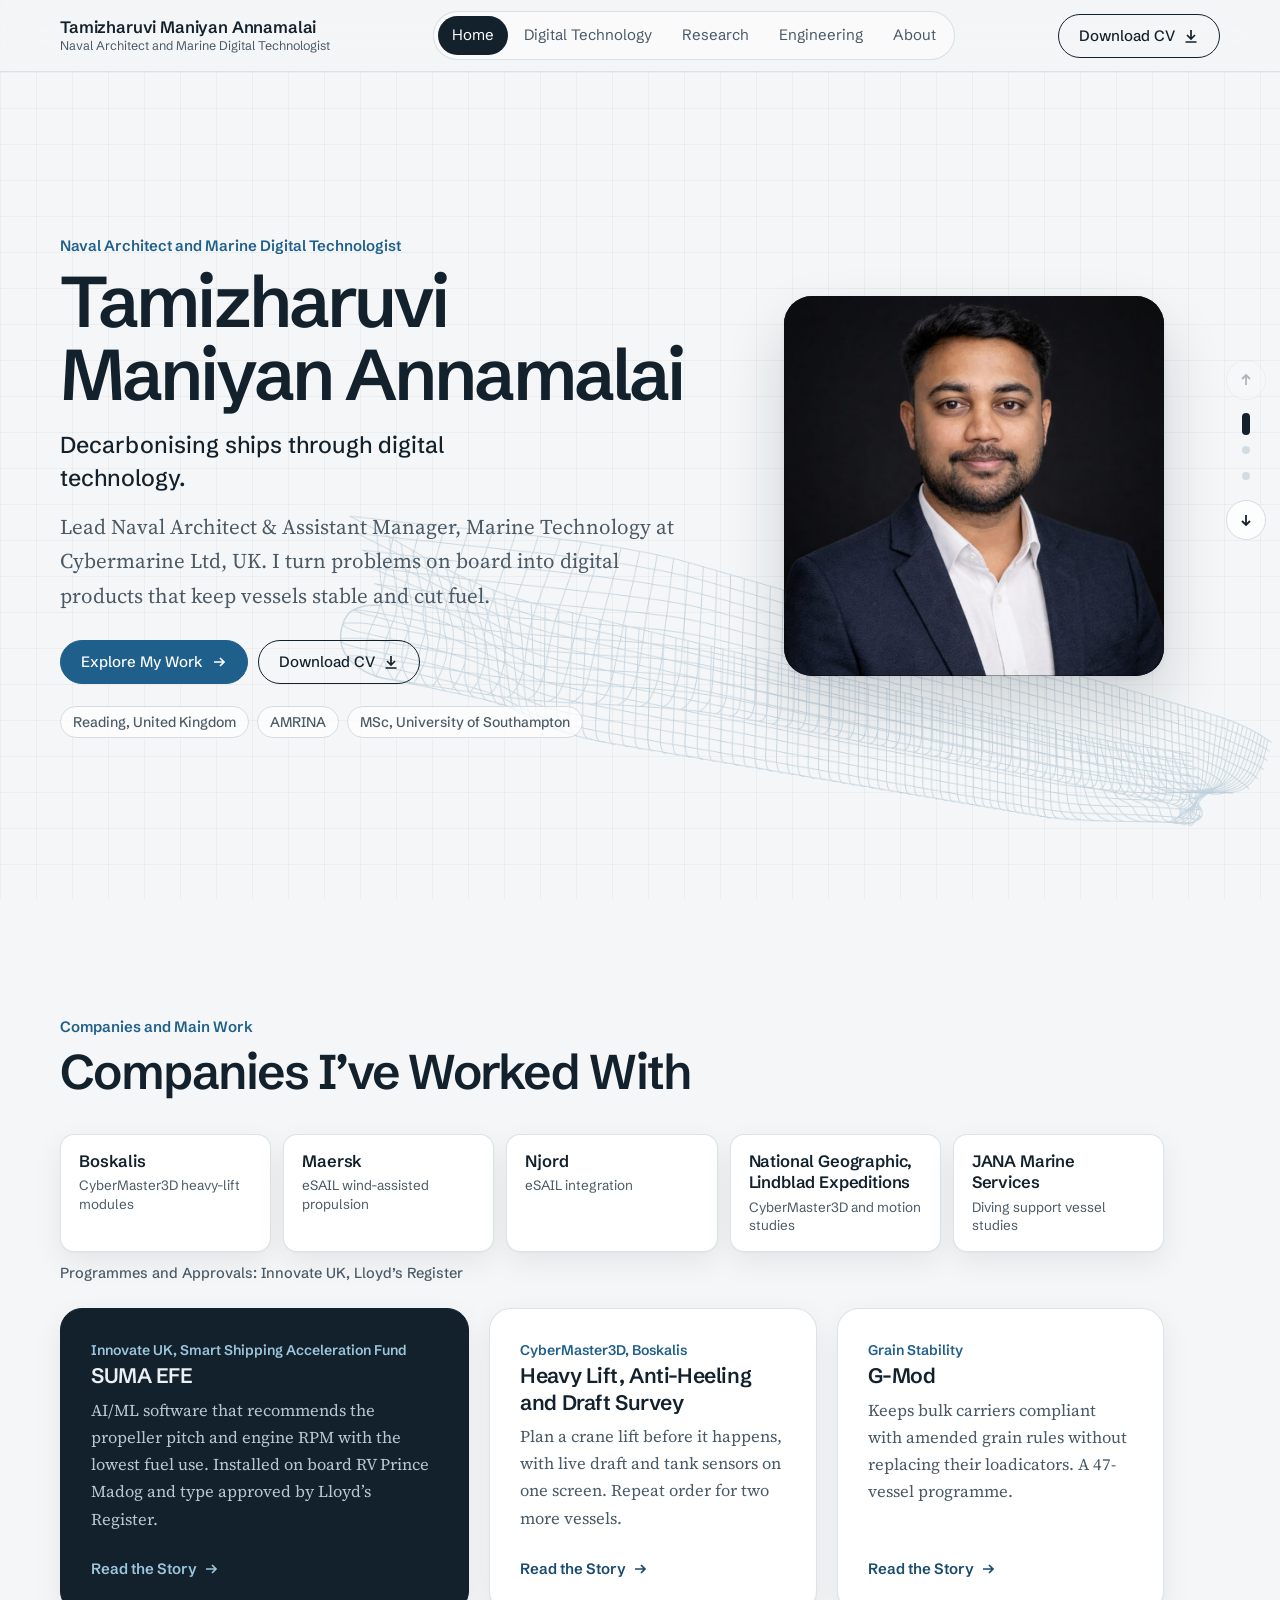
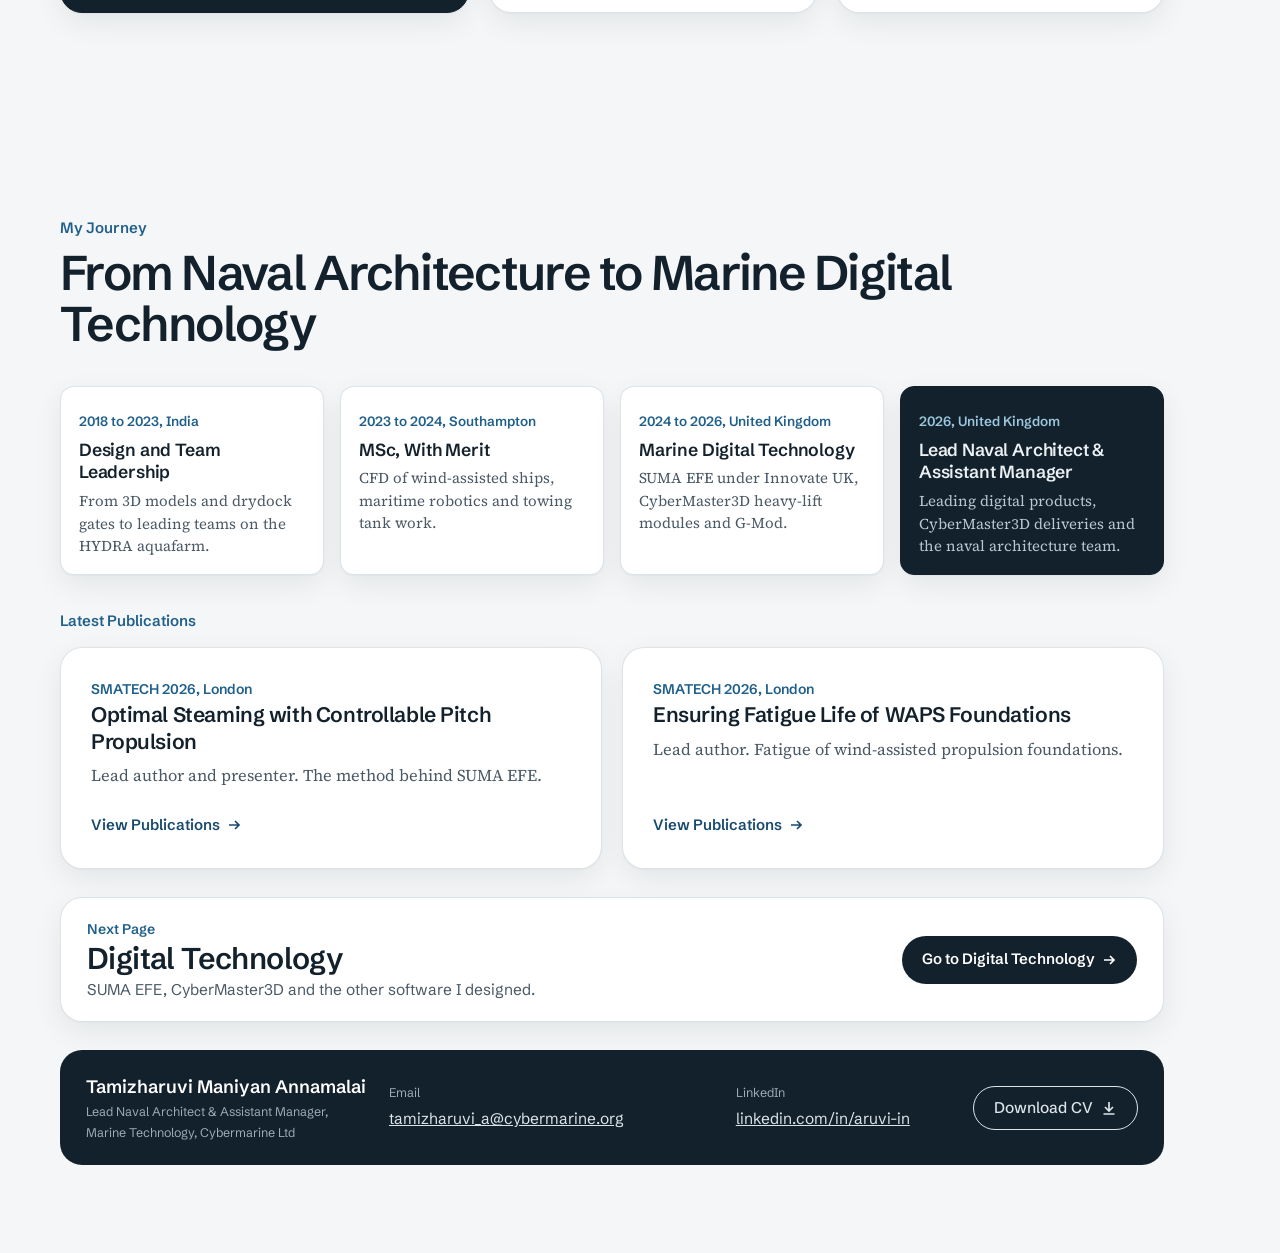
<file: index.html>
<!doctype html>
<html lang="en">
<head>
<meta charset="utf-8">
<meta name="viewport" content="width=device-width, initial-scale=1">
<title>Tamizharuvi Maniyan Annamalai | Naval Architect and Marine Digital Technologist</title>
<meta name="description" content="Naval architect and marine digital technologist. Lead Naval Architect & Assistant Manager, Marine Technology at Cybermarine Ltd, UK.">
<meta name="theme-color" content="#F4F6F7">
<meta property="og:title" content="Tamizharuvi Maniyan Annamalai | Naval Architect and Marine Digital Technologist">
<meta property="og:description" content="Naval architect and marine digital technologist. Lead Naval Architect & Assistant Manager, Marine Technology at Cybermarine Ltd, UK.">
<meta property="og:image" content="https://www.hiaruvi.com/img/profile-640.jpg">
<link rel="icon" href="data:image/svg+xml,%3Csvg xmlns='http://www.w3.org/2000/svg' viewBox='0 0 64 64'%3E%3Crect width='64' height='64' rx='16' fill='%2313212C'/%3E%3Cpath d='M14 26h36v10c0 6-4 10-10 10H24c-6 0-10-4-10-10z' fill='none' stroke='%239CC6DD' stroke-width='3'/%3E%3Cpath d='M10 36h44' stroke='%23F4F6F7' stroke-width='3'/%3E%3C/svg%3E">
<link rel="preconnect" href="https://fonts.googleapis.com">
<link rel="preconnect" href="https://fonts.gstatic.com" crossorigin>
<link href="https://fonts.googleapis.com/css2?family=Schibsted+Grotesk:wght@400;500;600;700&family=Source+Serif+4:opsz,wght@8..60,400;8..60,600&display=swap" rel="stylesheet">
<link rel="stylesheet" href="assets/site.css">
</head>
<body>
<a class="skip" href="#main">Skip to Content</a>
<div class="bg" aria-hidden="true"><img src="img/lines/view-C.png" alt="" onerror="this.remove()"></div>
<header class="top"><div class="wrap">
  <a class="me" href="index.html"><b>Tamizharuvi Maniyan Annamalai</b><span>Naval Architect and Marine Digital Technologist</span></a>
  <nav aria-label="Main"><ul class="menu"><li><a href="index.html" aria-current="page">Home</a></li><li><a href="digital.html">Digital Technology</a></li><li><a href="research.html">Research</a></li><li><a href="engineering.html">Engineering</a></li><li><a href="about.html">About</a></li></ul></nav>
  <div class="right">
    <a target="_blank" rel="noopener" class="btn" href="Tamizharuvi_CV.pdf" download><span class="lbl">Download CV</span><svg class="ico" viewBox="0 0 16 16" fill="none" stroke="currentColor" stroke-width="1.7" aria-hidden="true"><path d="M8 2v9M4 7l4 4 4-4M2.5 14h11"/></svg></a>
    <button class="burger" type="button" aria-label="Menu" aria-expanded="false"><svg width="18" height="18" viewBox="0 0 18 18" fill="none" stroke="currentColor" stroke-width="1.8" aria-hidden="true"><path d="M2 5h14M2 9h14M2 13h14"/></svg></button>
  </div>
</div></header>
<div class="drawer"><ul><li><a href="index.html" aria-current="page">Home</a></li><li><a href="digital.html">Digital Technology</a></li><li><a href="research.html">Research</a></li><li><a href="engineering.html">Engineering</a></li><li><a href="about.html">About</a></li></ul></div>
<main id="main" class="deck">
<section class="sec" id="intro" data-label="Introduction" aria-label="Introduction"><div class="sec-in"><div class="hero">
  <div>
    <div class="eyebrow">Naval Architect and Marine Digital Technologist</div>
    <h1 class="title">Tamizharuvi Maniyan Annamalai</h1>
    <p class="role">Decarbonising ships through digital technology.</p>
    <p class="lead">Lead Naval Architect &amp; Assistant Manager, Marine Technology at Cybermarine Ltd, UK. I turn problems on board into digital products that keep vessels stable and cut fuel.</p>
    <div class="acts"><a class="btn primary" href="digital.html">Explore My Work<svg class="ico arw" viewBox="0 0 16 16" fill="none" stroke="currentColor" stroke-width="1.7" aria-hidden="true"><path d="M3 8h10M9 4l4 4-4 4"/></svg></a><a target="_blank" rel="noopener" class="btn" href="Tamizharuvi_CV.pdf" download>Download CV<svg class="ico" viewBox="0 0 16 16" fill="none" stroke="currentColor" stroke-width="1.7" aria-hidden="true"><path d="M8 2v9M4 7l4 4 4-4M2.5 14h11"/></svg></a></div>
    <div class="meta-row"><span>Reading, United Kingdom</span><span>AMRINA</span><span>MSc, University of Southampton</span></div>
  </div>
  <figure class="portrait"><img src="img/profile-640.jpg" alt="Portrait of Tamizharuvi Maniyan Annamalai" width="640" height="640"></figure>
</div></div></section>
<section class="sec" id="work" data-label="Main Work" aria-label="Main Work"><div class="sec-in"><div class="sec-head"><div class="eyebrow">Companies and Main Work</div><h2 class="title">Companies I’ve Worked With</h2></div>
<div class="cos">
  <div><b>Boskalis</b><span>CyberMaster3D heavy-lift modules</span></div>
  <div><b>Maersk</b><span>eSAIL wind-assisted propulsion</span></div>
  <div><b>Njord</b><span>eSAIL integration</span></div>
  <div><b>National Geographic, Lindblad Expeditions</b><span>CyberMaster3D and motion studies</span></div>
  <div><b>JANA Marine Services</b><span>Diving support vessel studies</span></div>
</div>
<p class="also">Programmes and Approvals: Innovate UK, Lloyd’s Register</p>
<div class="feat">
  <a class="card dark" href="digital.html#suma"><span class="tag">Innovate UK, Smart Shipping Acceleration Fund</span><h3>SUMA EFE</h3><p>AI/ML software that recommends the propeller pitch and engine RPM with the lowest fuel use. Installed on board RV Prince Madog and type approved by Lloyd’s Register.</p><span class="go">Read the Story<svg class="ico arw" viewBox="0 0 16 16" fill="none" stroke="currentColor" stroke-width="1.7" aria-hidden="true"><path d="M3 8h10M9 4l4 4-4 4"/></svg></span></a>
  <a class="card" href="digital.html#heavy-lift"><span class="tag">CyberMaster3D, Boskalis</span><h3>Heavy Lift, Anti-Heeling and Draft Survey</h3><p>Plan a crane lift before it happens, with live draft and tank sensors on one screen. Repeat order for two more vessels.</p><span class="go">Read the Story<svg class="ico arw" viewBox="0 0 16 16" fill="none" stroke="currentColor" stroke-width="1.7" aria-hidden="true"><path d="M3 8h10M9 4l4 4-4 4"/></svg></span></a>
  <a class="card" href="digital.html#gmod"><span class="tag">Grain Stability</span><h3>G-Mod</h3><p>Keeps bulk carriers compliant with amended grain rules without replacing their loadicators. A 47-vessel programme.</p><span class="go">Read the Story<svg class="ico arw" viewBox="0 0 16 16" fill="none" stroke="currentColor" stroke-width="1.7" aria-hidden="true"><path d="M3 8h10M9 4l4 4-4 4"/></svg></span></a>
</div></div></section>
<section class="sec" id="journey" data-label="My Journey" aria-label="My Journey"><div class="sec-in"><div class="sec-head"><div class="eyebrow">My Journey</div><h2 class="title">From Naval Architecture to Marine Digital Technology</h2></div>
<ol class="steps">
  <li><span class="when">2018 to 2023, India</span><h3>Design and Team Leadership</h3><p>From 3D models and drydock gates to leading teams on the HYDRA aquafarm.</p></li>
  <li><span class="when">2023 to 2024, Southampton</span><h3>MSc, With Merit</h3><p>CFD of wind-assisted ships, maritime robotics and towing tank work.</p></li>
  <li><span class="when">2024 to 2026, United Kingdom</span><h3>Marine Digital Technology</h3><p>SUMA EFE under Innovate UK, CyberMaster3D heavy-lift modules and G-Mod.</p></li>
  <li class="key"><span class="when">2026, United Kingdom</span><h3>Lead Naval Architect &amp; Assistant Manager</h3><p>Leading digital products, CyberMaster3D deliveries and the naval architecture team.</p></li>
</ol>
<div class="sec-head" style="margin:34px 0 14px"><div class="eyebrow">Latest Publications</div></div>
<div class="grid2">
  <a class="card" href="research.html#papers"><span class="tag">SMATECH 2026, London</span><h3>Optimal Steaming with Controllable Pitch Propulsion</h3><p>Lead author and presenter. The method behind SUMA EFE.</p><span class="go">View Publications<svg class="ico arw" viewBox="0 0 16 16" fill="none" stroke="currentColor" stroke-width="1.7" aria-hidden="true"><path d="M3 8h10M9 4l4 4-4 4"/></svg></span></a>
  <a class="card" href="research.html#papers"><span class="tag">SMATECH 2026, London</span><h3>Ensuring Fatigue Life of WAPS Foundations</h3><p>Lead author. Fatigue of wind-assisted propulsion foundations.</p><span class="go">View Publications<svg class="ico arw" viewBox="0 0 16 16" fill="none" stroke="currentColor" stroke-width="1.7" aria-hidden="true"><path d="M3 8h10M9 4l4 4-4 4"/></svg></span></a>
</div><a class="nextpage" href="digital.html"><span class="k">Next Page</span><b>Digital Technology</b><span class="d">SUMA EFE, CyberMaster3D and the other software I designed.</span><span class="go">Go to Digital Technology<svg class="ico arw" viewBox="0 0 16 16" fill="none" stroke="currentColor" stroke-width="1.7" aria-hidden="true"><path d="M3 8h10M9 4l4 4-4 4"/></svg></span></a><footer class="foot">
  <div><b>Tamizharuvi Maniyan Annamalai</b><span class="k">Lead Naval Architect &amp; Assistant Manager, Marine Technology, Cybermarine Ltd</span></div>
  <div><span class="k">Email</span><a href="mailto:tamizharuvi_a@cybermarine.org">tamizharuvi_a@cybermarine.org</a></div>
  <div><span class="k">LinkedIn</span><a target="_blank" rel="noopener" href="https://www.linkedin.com/in/aruvi-in/" rel="noopener">linkedin.com/in/aruvi-in</a></div>
  <a target="_blank" rel="noopener" class="btn" href="Tamizharuvi_CV.pdf" download>Download CV<svg class="ico" viewBox="0 0 16 16" fill="none" stroke="currentColor" stroke-width="1.7" aria-hidden="true"><path d="M8 2v9M4 7l4 4 4-4M2.5 14h11"/></svg></a>
</footer></div></section>
</main>
<div class="dots" aria-label="Sections"><button class="arrow prev" type="button" aria-label="Previous Section"><svg width="16" height="16" viewBox="0 0 16 16" fill="none" stroke="currentColor" stroke-width="1.8" aria-hidden="true"><path d="M8 13V3M4 7l4-4 4 4"/></svg></button><ol></ol><button class="arrow next" type="button" aria-label="Next Section"><svg width="16" height="16" viewBox="0 0 16 16" fill="none" stroke="currentColor" stroke-width="1.8" aria-hidden="true"><path d="M8 3v10M4 9l4 4 4-4"/></svg></button></div>
<button class="totop" type="button" aria-label="Back to Top"><svg width="16" height="16" viewBox="0 0 16 16" fill="none" stroke="currentColor" stroke-width="1.8" aria-hidden="true"><path d="M8 13V3M4 7l4-4 4 4"/></svg></button>
<script src="assets/site.js"></script>

</body>
</html>
</file>
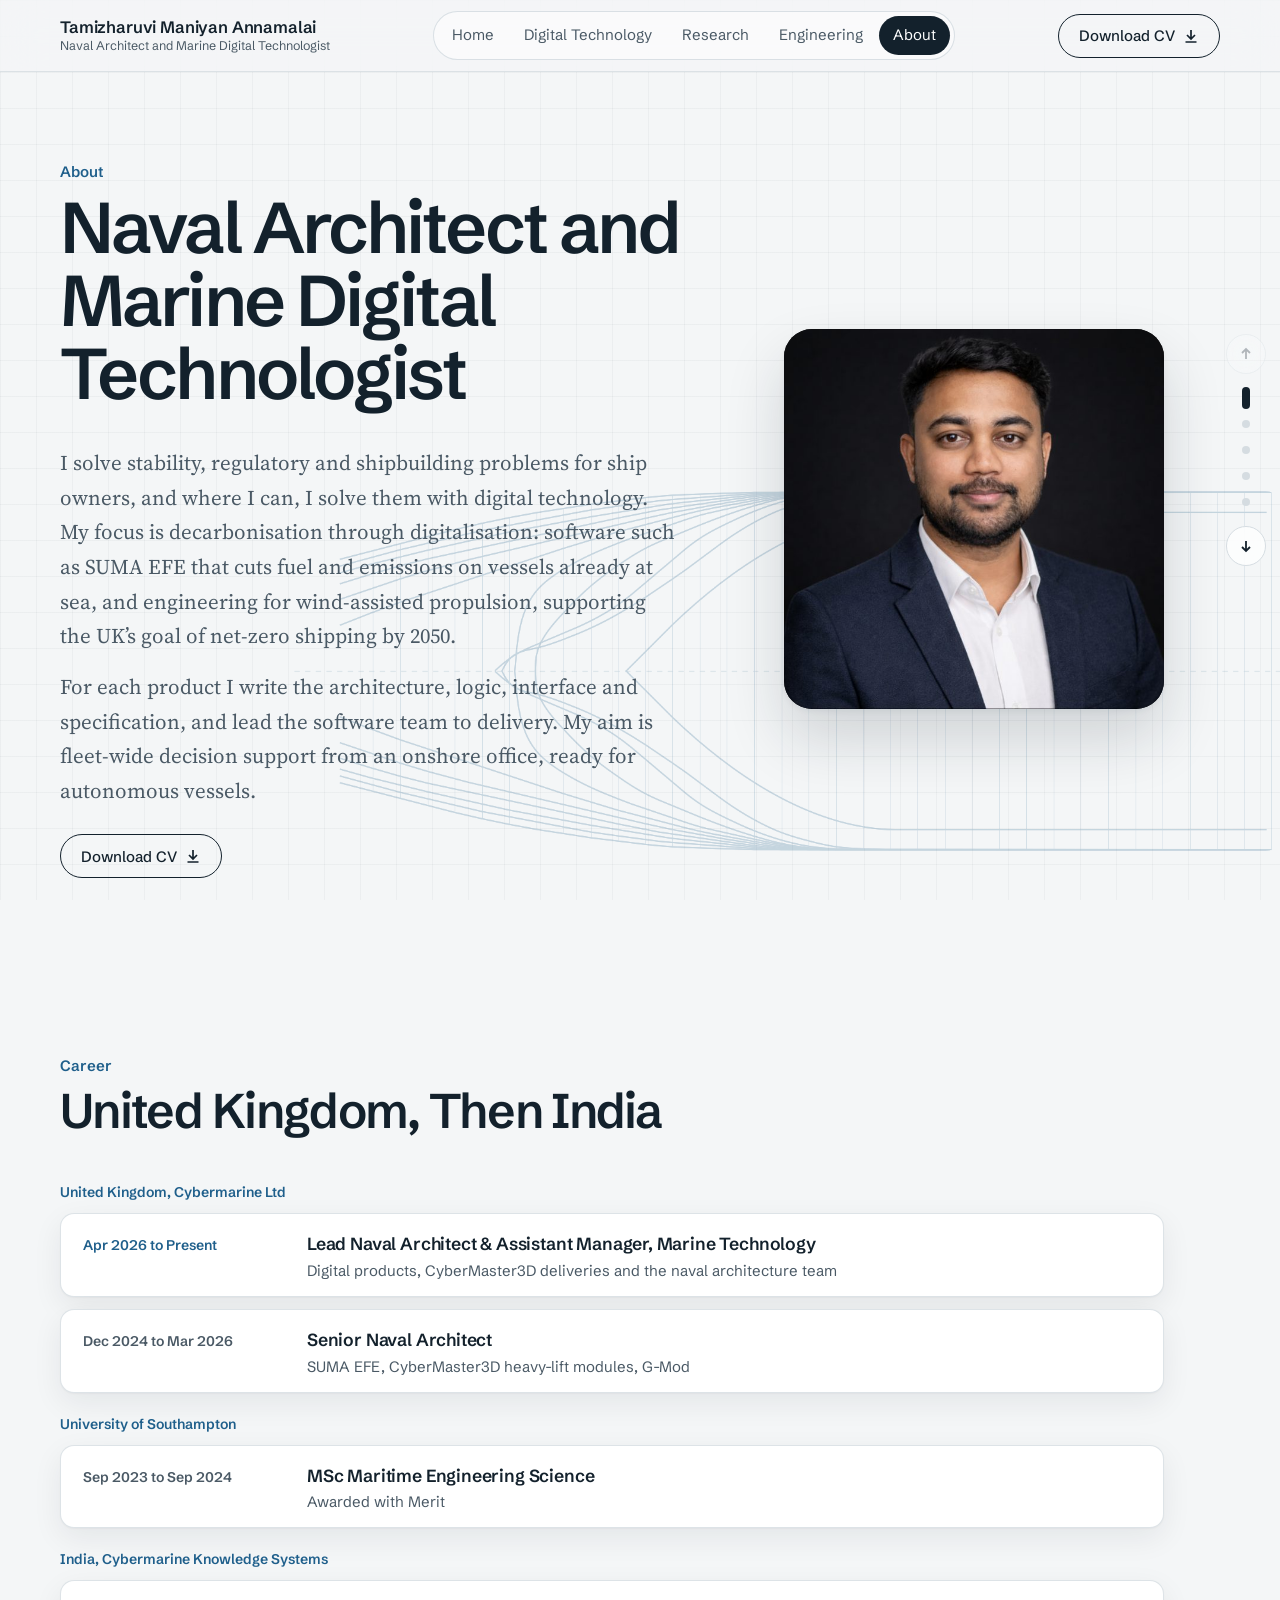
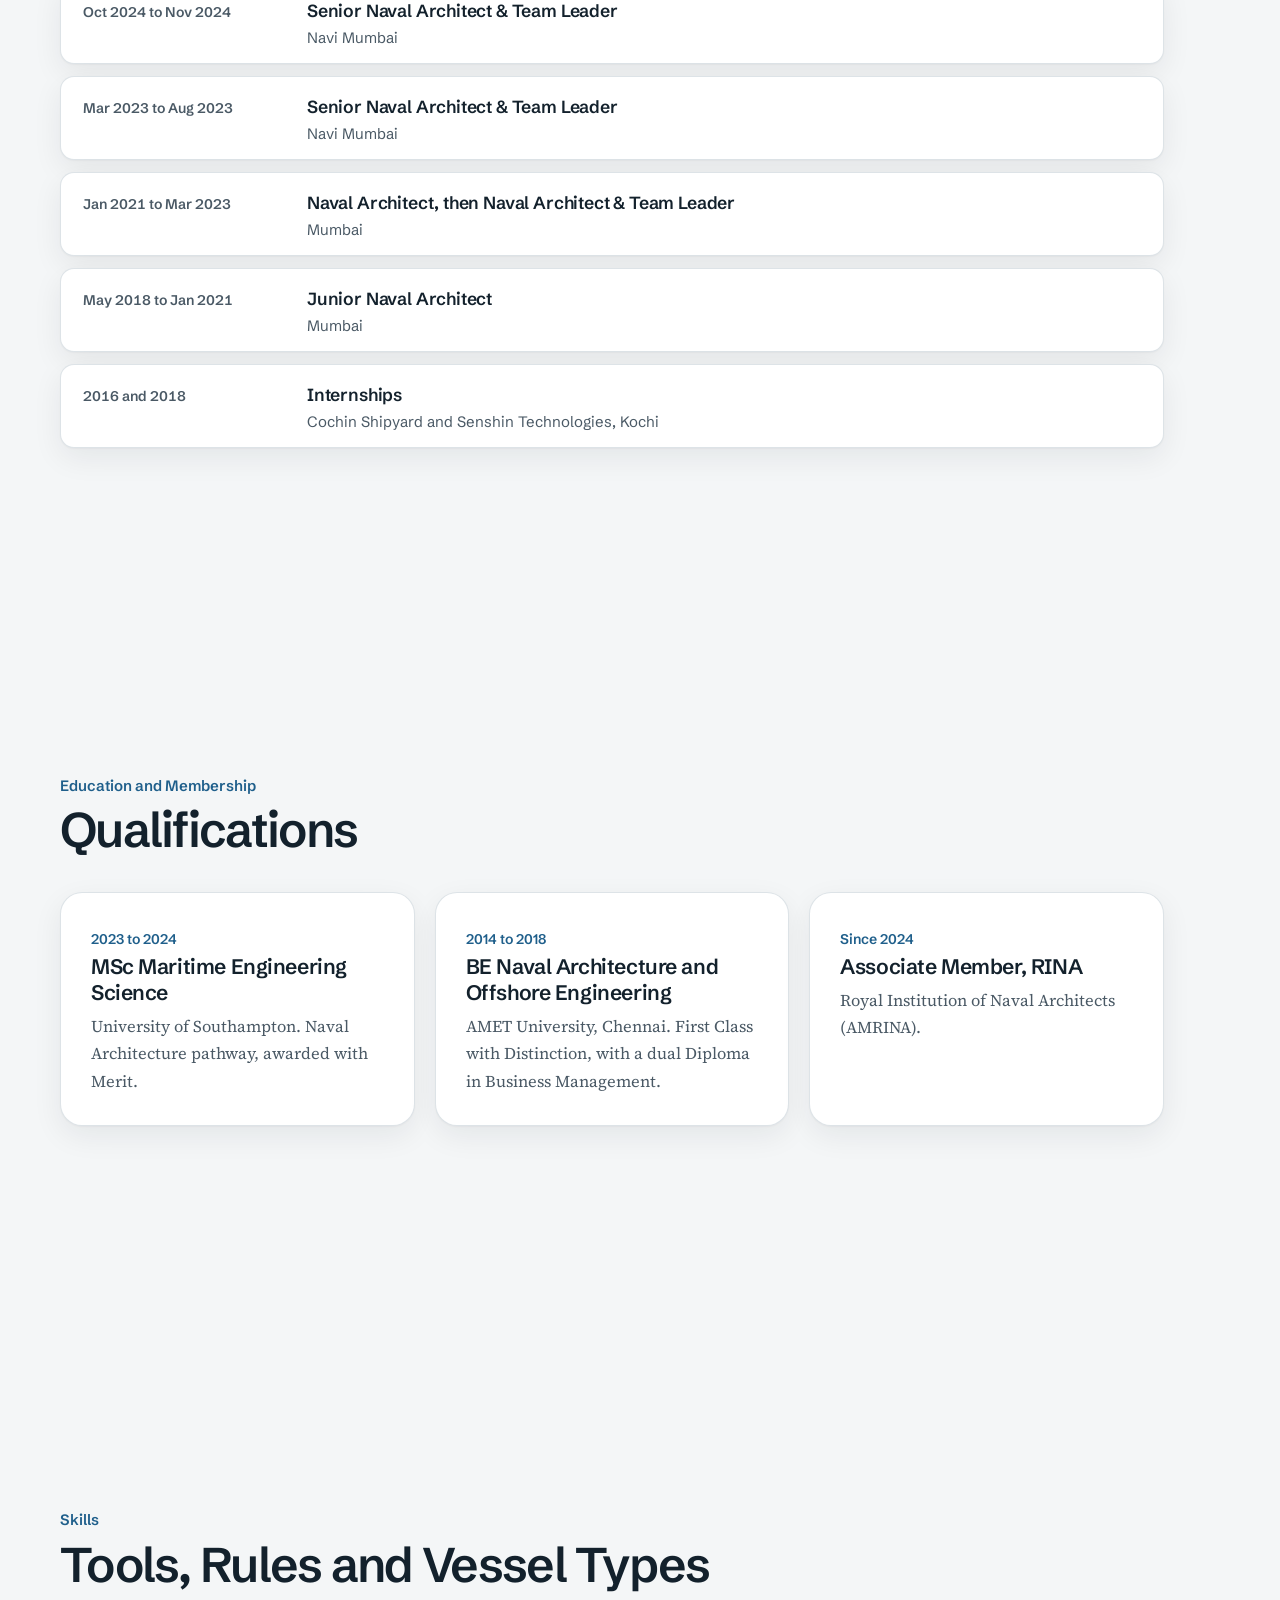
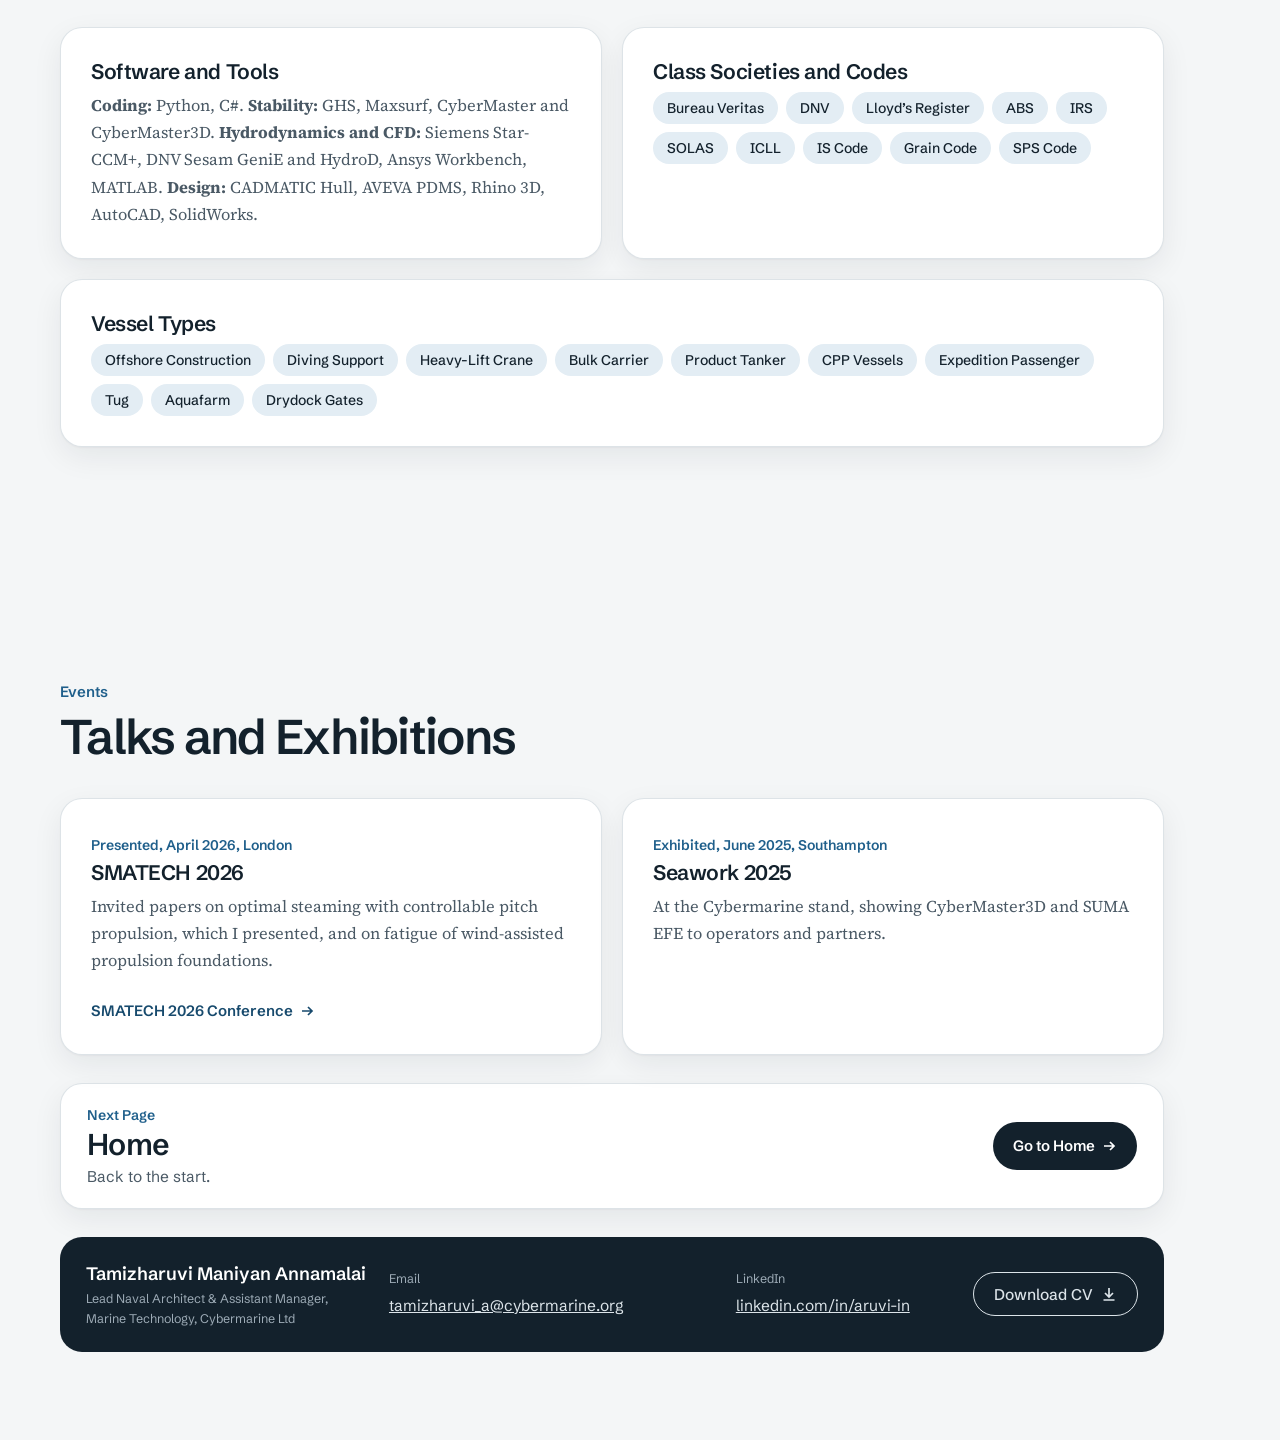
<file: about.html>
<!doctype html>
<html lang="en">
<head>
<meta charset="utf-8">
<meta name="viewport" content="width=device-width, initial-scale=1">
<title>About | Tamizharuvi Maniyan Annamalai</title>
<meta name="description" content="Career, education and skills of Tamizharuvi Maniyan Annamalai.">
<meta name="theme-color" content="#F4F6F7">
<meta property="og:title" content="About | Tamizharuvi Maniyan Annamalai">
<meta property="og:description" content="Career, education and skills of Tamizharuvi Maniyan Annamalai.">
<meta property="og:image" content="https://www.hiaruvi.com/img/profile-640.jpg">
<link rel="icon" href="data:image/svg+xml,%3Csvg xmlns='http://www.w3.org/2000/svg' viewBox='0 0 64 64'%3E%3Crect width='64' height='64' rx='16' fill='%2313212C'/%3E%3Cpath d='M14 26h36v10c0 6-4 10-10 10H24c-6 0-10-4-10-10z' fill='none' stroke='%239CC6DD' stroke-width='3'/%3E%3Cpath d='M10 36h44' stroke='%23F4F6F7' stroke-width='3'/%3E%3C/svg%3E">
<link rel="preconnect" href="https://fonts.googleapis.com">
<link rel="preconnect" href="https://fonts.gstatic.com" crossorigin>
<link href="https://fonts.googleapis.com/css2?family=Schibsted+Grotesk:wght@400;500;600;700&family=Source+Serif+4:opsz,wght@8..60,400;8..60,600&display=swap" rel="stylesheet">
<link rel="stylesheet" href="assets/site.css">
</head>
<body>
<a class="skip" href="#main">Skip to Content</a>
<div class="bg" aria-hidden="true"><img src="img/lines/view-J.png" alt="" onerror="this.remove()"></div>
<header class="top"><div class="wrap">
  <a class="me" href="index.html"><b>Tamizharuvi Maniyan Annamalai</b><span>Naval Architect and Marine Digital Technologist</span></a>
  <nav aria-label="Main"><ul class="menu"><li><a href="index.html">Home</a></li><li><a href="digital.html">Digital Technology</a></li><li><a href="research.html">Research</a></li><li><a href="engineering.html">Engineering</a></li><li><a href="about.html" aria-current="page">About</a></li></ul></nav>
  <div class="right">
    <a target="_blank" rel="noopener" class="btn" href="Tamizharuvi_CV.pdf" download><span class="lbl">Download CV</span><svg class="ico" viewBox="0 0 16 16" fill="none" stroke="currentColor" stroke-width="1.7" aria-hidden="true"><path d="M8 2v9M4 7l4 4 4-4M2.5 14h11"/></svg></a>
    <button class="burger" type="button" aria-label="Menu" aria-expanded="false"><svg width="18" height="18" viewBox="0 0 18 18" fill="none" stroke="currentColor" stroke-width="1.8" aria-hidden="true"><path d="M2 5h14M2 9h14M2 13h14"/></svg></button>
  </div>
</div></header>
<div class="drawer"><ul><li><a href="index.html">Home</a></li><li><a href="digital.html">Digital Technology</a></li><li><a href="research.html">Research</a></li><li><a href="engineering.html">Engineering</a></li><li><a href="about.html" aria-current="page">About</a></li></ul></div>
<main id="main" class="deck">
<section class="sec" id="profile" data-label="Profile" aria-label="Profile"><div class="sec-in"><div class="hero">
  <div><div class="sec-head"><div class="eyebrow">About</div><h1 class="title">Naval Architect and Marine Digital Technologist</h1></div>
    <p class="lead">I solve stability, regulatory and shipbuilding problems for ship owners, and where I can, I solve them with digital technology. My focus is decarbonisation through digitalisation: software such as SUMA EFE that cuts fuel and emissions on vessels already at sea, and engineering for wind-assisted propulsion, supporting the UK’s goal of net-zero shipping by 2050.</p><p class="lead">For each product I write the architecture, logic, interface and specification, and lead the software team to delivery. My aim is fleet-wide decision support from an onshore office, ready for autonomous vessels.</p>
    <div class="acts"><a target="_blank" rel="noopener" class="btn" href="Tamizharuvi_CV.pdf" download>Download CV<svg class="ico" viewBox="0 0 16 16" fill="none" stroke="currentColor" stroke-width="1.7" aria-hidden="true"><path d="M8 2v9M4 7l4 4 4-4M2.5 14h11"/></svg></a></div>
  </div>
  <figure class="portrait"><img src="img/profile-640.jpg" alt="Portrait of Tamizharuvi Maniyan Annamalai" width="640" height="640"></figure>
</div></div></section>
<section class="sec" id="career" data-label="Career" aria-label="Career"><div class="sec-in"><div class="sec-head"><div class="eyebrow">Career</div><h2 class="title">United Kingdom, Then India</h2></div>
<ol class="career">
  <li class="group">United Kingdom, Cybermarine Ltd</li>
  <li class="now"><span class="when">Apr 2026 to Present</span><div><h3>Lead Naval Architect &amp; Assistant Manager, Marine Technology</h3><p>Digital products, CyberMaster3D deliveries and the naval architecture team</p></div></li>
  <li><span class="when">Dec 2024 to Mar 2026</span><div><h3>Senior Naval Architect</h3><p>SUMA EFE, CyberMaster3D heavy-lift modules, G-Mod</p></div></li>
  <li class="group">University of Southampton</li>
  <li><span class="when">Sep 2023 to Sep 2024</span><div><h3>MSc Maritime Engineering Science</h3><p>Awarded with Merit</p></div></li>
  <li class="group">India, Cybermarine Knowledge Systems</li>
  <li><span class="when">Oct 2024 to Nov 2024</span><div><h3>Senior Naval Architect &amp; Team Leader</h3><p>Navi Mumbai</p></div></li>
  <li><span class="when">Mar 2023 to Aug 2023</span><div><h3>Senior Naval Architect &amp; Team Leader</h3><p>Navi Mumbai</p></div></li>
  <li><span class="when">Jan 2021 to Mar 2023</span><div><h3>Naval Architect, then Naval Architect &amp; Team Leader</h3><p>Mumbai</p></div></li>
  <li><span class="when">May 2018 to Jan 2021</span><div><h3>Junior Naval Architect</h3><p>Mumbai</p></div></li>
  <li><span class="when">2016 and 2018</span><div><h3>Internships</h3><p>Cochin Shipyard and Senshin Technologies, Kochi</p></div></li>
</ol></div></section>
<section class="sec" id="education" data-label="Education" aria-label="Education"><div class="sec-in"><div class="sec-head"><div class="eyebrow">Education and Membership</div><h2 class="title">Qualifications</h2></div>
<div class="grid3">
  <div class="card"><span class="tag">2023 to 2024</span><h3>MSc Maritime Engineering Science</h3><p>University of Southampton. Naval Architecture pathway, awarded with Merit.</p></div>
  <div class="card"><span class="tag">2014 to 2018</span><h3>BE Naval Architecture and Offshore Engineering</h3><p>AMET University, Chennai. First Class with Distinction, with a dual Diploma in Business Management.</p></div>
  <div class="card"><span class="tag">Since 2024</span><h3>Associate Member, RINA</h3><p>Royal Institution of Naval Architects (AMRINA).</p></div>
</div></div></section>
<section class="sec" id="skills" data-label="Skills" aria-label="Skills"><div class="sec-in"><div class="sec-head"><div class="eyebrow">Skills</div><h2 class="title">Tools, Rules and Vessel Types</h2></div>
<div class="grid2">
  <div class="card"><h3>Software and Tools</h3><p><b>Coding:</b> Python, C#. <b>Stability:</b> GHS, Maxsurf, CyberMaster and CyberMaster3D. <b>Hydrodynamics and CFD:</b> Siemens Star-CCM+, DNV Sesam GeniE and HydroD, Ansys Workbench, MATLAB. <b>Design:</b> CADMATIC Hull, AVEVA PDMS, Rhino 3D, AutoCAD, SolidWorks.</p></div>
  <div class="card"><h3>Class Societies and Codes</h3><div class="chips"><span>Bureau Veritas</span><span>DNV</span><span>Lloyd’s Register</span><span>ABS</span><span>IRS</span><span>SOLAS</span><span>ICLL</span><span>IS Code</span><span>Grain Code</span><span>SPS Code</span></div></div>
  <div class="card" style="grid-column:1/-1"><h3>Vessel Types</h3><div class="chips"><span>Offshore Construction</span><span>Diving Support</span><span>Heavy-Lift Crane</span><span>Bulk Carrier</span><span>Product Tanker</span><span>CPP Vessels</span><span>Expedition Passenger</span><span>Tug</span><span>Aquafarm</span><span>Drydock Gates</span></div></div>
</div></div></section>
<section class="sec" id="events" data-label="Events" aria-label="Events"><div class="sec-in"><div class="sec-head"><div class="eyebrow">Events</div><h2 class="title">Talks and Exhibitions</h2></div>
<div class="grid2">
  <div class="card"><span class="tag">Presented, April 2026, London</span><h3>SMATECH 2026</h3><p>Invited papers on optimal steaming with controllable pitch propulsion, which I presented, and on fatigue of wind-assisted propulsion foundations.</p><a target="_blank" rel="noopener" class="go" href="https://www.mam.engineer/smatech-2026">SMATECH 2026 Conference<svg class="ico arw" viewBox="0 0 16 16" fill="none" stroke="currentColor" stroke-width="1.7" aria-hidden="true"><path d="M3 8h10M9 4l4 4-4 4"/></svg></a></div>
  <div class="card"><span class="tag">Exhibited, June 2025, Southampton</span><h3>Seawork 2025</h3><p>At the Cybermarine stand, showing CyberMaster3D and SUMA EFE to operators and partners.</p></div>
</div><a class="nextpage" href="index.html"><span class="k">Next Page</span><b>Home</b><span class="d">Back to the start.</span><span class="go">Go to Home<svg class="ico arw" viewBox="0 0 16 16" fill="none" stroke="currentColor" stroke-width="1.7" aria-hidden="true"><path d="M3 8h10M9 4l4 4-4 4"/></svg></span></a><footer class="foot">
  <div><b>Tamizharuvi Maniyan Annamalai</b><span class="k">Lead Naval Architect &amp; Assistant Manager, Marine Technology, Cybermarine Ltd</span></div>
  <div><span class="k">Email</span><a href="mailto:tamizharuvi_a@cybermarine.org">tamizharuvi_a@cybermarine.org</a></div>
  <div><span class="k">LinkedIn</span><a target="_blank" rel="noopener" href="https://www.linkedin.com/in/aruvi-in/" rel="noopener">linkedin.com/in/aruvi-in</a></div>
  <a target="_blank" rel="noopener" class="btn" href="Tamizharuvi_CV.pdf" download>Download CV<svg class="ico" viewBox="0 0 16 16" fill="none" stroke="currentColor" stroke-width="1.7" aria-hidden="true"><path d="M8 2v9M4 7l4 4 4-4M2.5 14h11"/></svg></a>
</footer></div></section>
</main>
<div class="dots" aria-label="Sections"><button class="arrow prev" type="button" aria-label="Previous Section"><svg width="16" height="16" viewBox="0 0 16 16" fill="none" stroke="currentColor" stroke-width="1.8" aria-hidden="true"><path d="M8 13V3M4 7l4-4 4 4"/></svg></button><ol></ol><button class="arrow next" type="button" aria-label="Next Section"><svg width="16" height="16" viewBox="0 0 16 16" fill="none" stroke="currentColor" stroke-width="1.8" aria-hidden="true"><path d="M8 3v10M4 9l4 4 4-4"/></svg></button></div>
<button class="totop" type="button" aria-label="Back to Top"><svg width="16" height="16" viewBox="0 0 16 16" fill="none" stroke="currentColor" stroke-width="1.8" aria-hidden="true"><path d="M8 13V3M4 7l4-4 4 4"/></svg></button>
<script src="assets/site.js"></script>

</body>
</html>
</file>
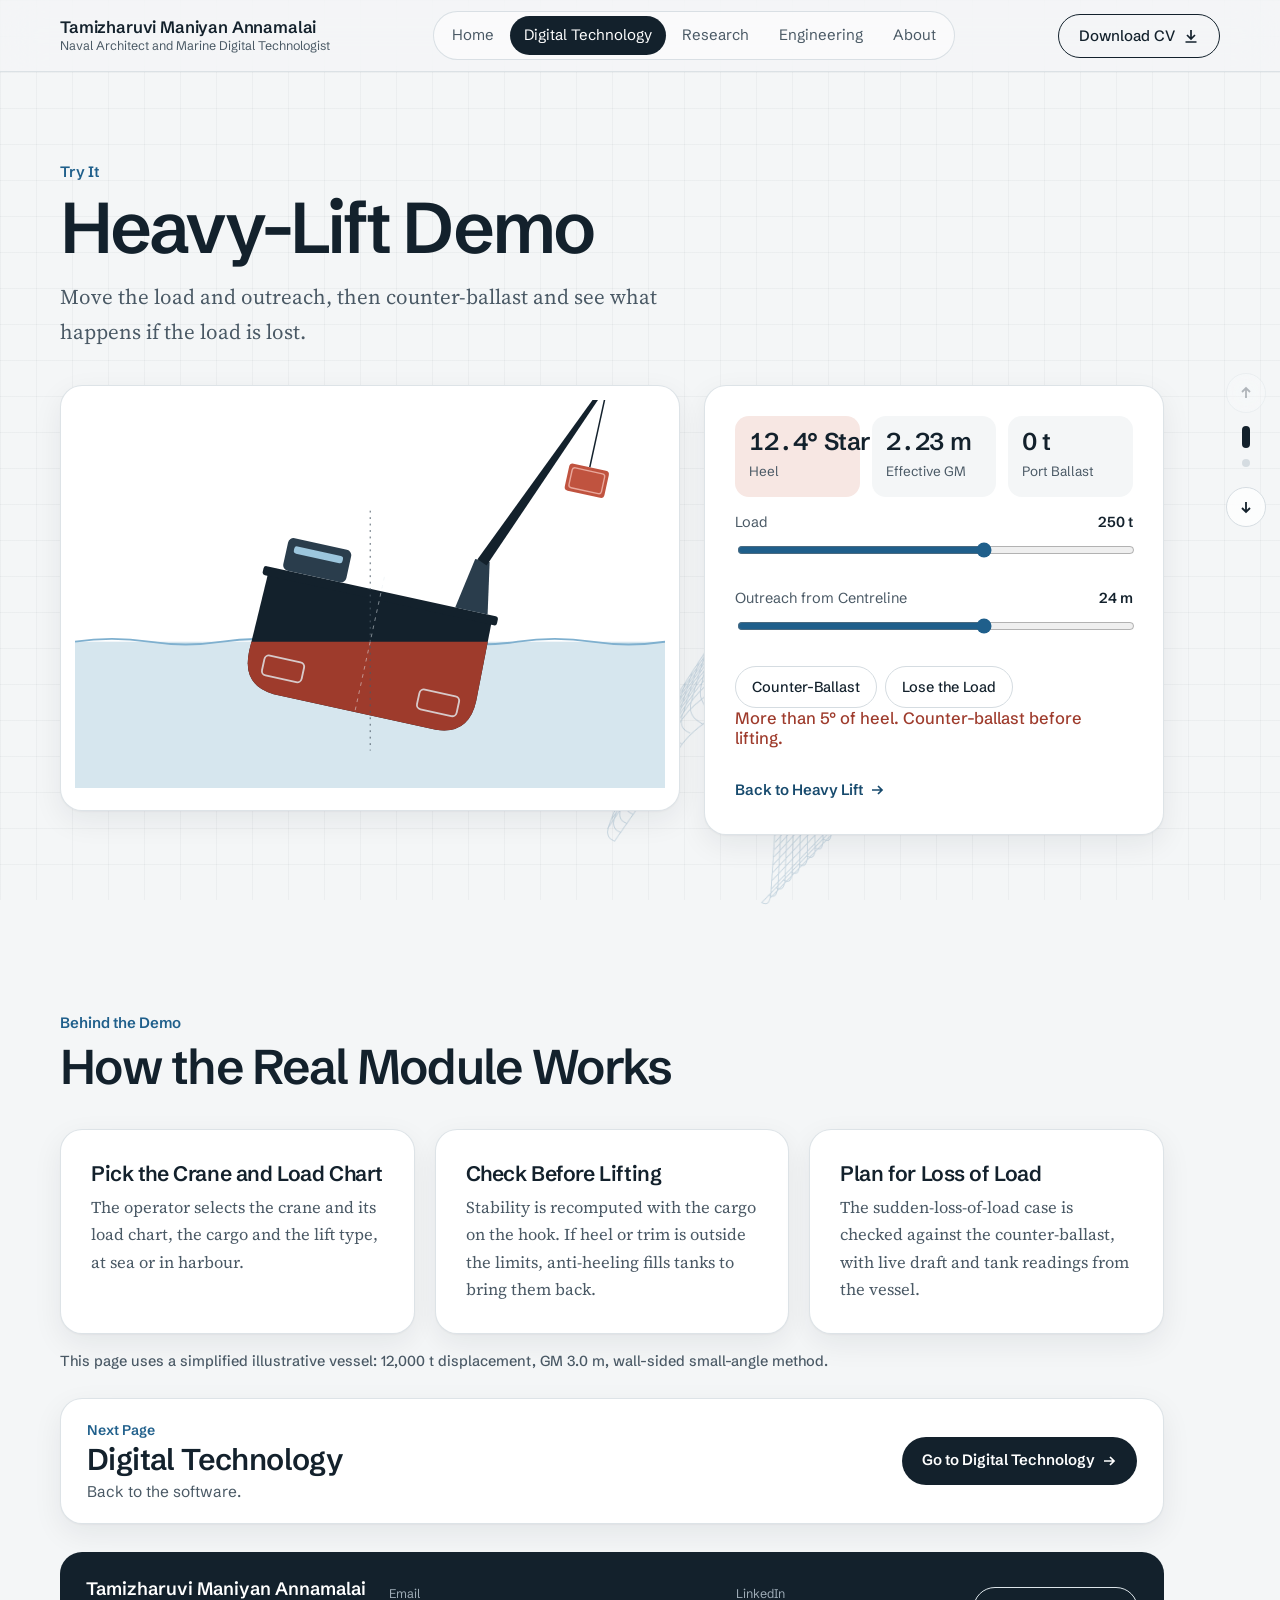
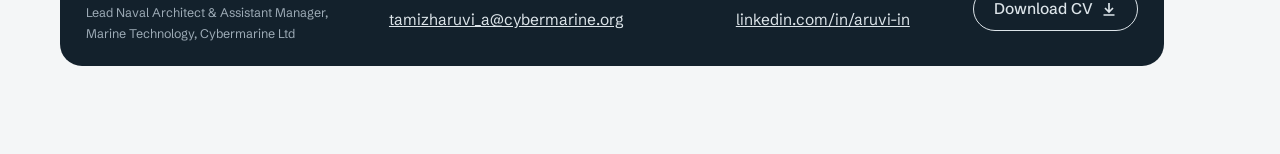
<file: demo.html>
<!doctype html>
<html lang="en">
<head>
<meta charset="utf-8">
<meta name="viewport" content="width=device-width, initial-scale=1">
<title>Heavy-Lift Demo | Tamizharuvi Maniyan Annamalai</title>
<meta name="description" content="A simplified heavy-lift stability demo based on the CyberMaster3D module designed by Tamizharuvi Maniyan Annamalai.">
<meta name="theme-color" content="#F4F6F7">
<meta property="og:title" content="Heavy-Lift Demo | Tamizharuvi Maniyan Annamalai">
<meta property="og:description" content="A simplified heavy-lift stability demo based on the CyberMaster3D module designed by Tamizharuvi Maniyan Annamalai.">
<meta property="og:image" content="https://www.hiaruvi.com/img/profile-640.jpg">
<link rel="icon" href="data:image/svg+xml,%3Csvg xmlns='http://www.w3.org/2000/svg' viewBox='0 0 64 64'%3E%3Crect width='64' height='64' rx='16' fill='%2313212C'/%3E%3Cpath d='M14 26h36v10c0 6-4 10-10 10H24c-6 0-10-4-10-10z' fill='none' stroke='%239CC6DD' stroke-width='3'/%3E%3Cpath d='M10 36h44' stroke='%23F4F6F7' stroke-width='3'/%3E%3C/svg%3E">
<link rel="preconnect" href="https://fonts.googleapis.com">
<link rel="preconnect" href="https://fonts.gstatic.com" crossorigin>
<link href="https://fonts.googleapis.com/css2?family=Schibsted+Grotesk:wght@400;500;600;700&family=Source+Serif+4:opsz,wght@8..60,400;8..60,600&display=swap" rel="stylesheet">
<link rel="stylesheet" href="assets/site.css">
</head>
<body>
<a class="skip" href="#main">Skip to Content</a>
<div class="bg" aria-hidden="true"><img src="img/lines/view-H.png" alt="" onerror="this.remove()"></div>
<header class="top"><div class="wrap">
  <a class="me" href="index.html"><b>Tamizharuvi Maniyan Annamalai</b><span>Naval Architect and Marine Digital Technologist</span></a>
  <nav aria-label="Main"><ul class="menu"><li><a href="index.html">Home</a></li><li><a href="digital.html" aria-current="page">Digital Technology</a></li><li><a href="research.html">Research</a></li><li><a href="engineering.html">Engineering</a></li><li><a href="about.html">About</a></li></ul></nav>
  <div class="right">
    <a target="_blank" rel="noopener" class="btn" href="Tamizharuvi_CV.pdf" download><span class="lbl">Download CV</span><svg class="ico" viewBox="0 0 16 16" fill="none" stroke="currentColor" stroke-width="1.7" aria-hidden="true"><path d="M8 2v9M4 7l4 4 4-4M2.5 14h11"/></svg></a>
    <button class="burger" type="button" aria-label="Menu" aria-expanded="false"><svg width="18" height="18" viewBox="0 0 18 18" fill="none" stroke="currentColor" stroke-width="1.8" aria-hidden="true"><path d="M2 5h14M2 9h14M2 13h14"/></svg></button>
  </div>
</div></header>
<div class="drawer"><ul><li><a href="index.html">Home</a></li><li><a href="digital.html" aria-current="page">Digital Technology</a></li><li><a href="research.html">Research</a></li><li><a href="engineering.html">Engineering</a></li><li><a href="about.html">About</a></li></ul></div>
<main id="main" class="deck">
<section class="sec" id="demo" data-label="Demo" aria-label="Demo"><div class="sec-in"><div class="sec-head"><div class="eyebrow">Try It</div><h1 class="title">Heavy-Lift Demo</h1><p class="lead">Move the load and outreach, then counter-ballast and see what happens if the load is lost.</p></div>
<div class="demo">
  <div class="card" style="padding:14px"><svg viewBox="0 0 640 420" role="img" aria-labelledby="dt dd">
<title id="dt">Crane vessel cross-section</title><desc id="dd">A midship section of a crane vessel that heels as the crane lifts a load over the side.</desc>
<defs><clipPath id="sea"><rect x="0" y="262" width="640" height="200"/></clipPath>
<path id="hull" d="M196 214 H444 L446 300 Q446 338 410 340 H230 Q194 338 194 300 Z"/></defs>
<rect x="0" y="262" width="640" height="160" fill="#D6E6EE"/>
<path d="M0 262 Q40 256 80 262 T160 262 T240 262 T320 262 T400 262 T480 262 T560 262 T640 262" fill="none" stroke="#7FB0CF" stroke-width="2"/>
<g id="g1"><use href="#hull" fill="#13212C"/></g>
<g clip-path="url(#sea)"><g id="g2"><use href="#hull" fill="#9E3B2C"/></g></g>
<g id="g3">
  <rect x="190" y="206" width="260" height="10" rx="3" fill="#13212C"/>
  <rect x="210" y="170" width="70" height="36" rx="6" fill="#2A3D4C"/>
  <rect x="218" y="178" width="54" height="8" rx="3" fill="#9CC6DD"/>
  <rect x="212" y="300" width="44" height="22" rx="5" fill="none" stroke="#E7EEF2" stroke-width="2" opacity=".8"/>
  <rect id="tank" x="214" y="320" width="40" height="0" rx="3" fill="#7FB0CF"/>
  <rect x="384" y="300" width="44" height="22" rx="5" fill="none" stroke="#E7EEF2" stroke-width="2" opacity=".8"/>
  <line x1="320" y1="190" x2="320" y2="346" stroke="#E7EEF2" stroke-dasharray="4 5" opacity=".5"/>
  <path d="M402 206 L412 150 H428 L438 206 Z" fill="#2A3D4C"/>
  <path id="boom" d="" fill="#13212C"/>
  <line id="wire" stroke="#13212C" stroke-width="1.6"/>
  <g id="load"><rect width="44" height="30" rx="4" fill="#C0533F"/><rect x="4" y="4" width="36" height="22" rx="3" fill="none" stroke="#E9A89C" stroke-width="1.5"/></g>
</g>
<line x1="320" y1="120" x2="320" y2="380" stroke="#4A5965" stroke-width="1" stroke-dasharray="2 5"/>
</svg></div>
  <div class="card">
    <div class="readout" aria-live="polite"><div id="hb"><b id="heel">0.0°</b><span>Heel</span></div><div><b id="gm">3.00 m</b><span>Effective GM</span></div><div><b id="bo">0 t</b><span>Port Ballast</span></div></div>
    <div class="ctl"><label for="w">Load <output id="wo">250 t</output></label><input id="w" type="range" min="0" max="400" step="10" value="250"></div>
    <div class="ctl"><label for="r">Outreach from Centreline <output id="ro">24 m</output></label><input id="r" type="range" min="14" max="30" step="1" value="24"></div>
    <div class="toggles"><button class="toggle" id="bal" type="button" aria-pressed="false">Counter-Ballast</button><button class="toggle danger" id="drop" type="button" aria-pressed="false">Lose the Load</button></div>
    <p class="status" id="st" role="status"></p>
    <a class="go" href="digital.html#heavy-lift" style="margin-top:6px">Back to Heavy Lift<svg class="ico arw" viewBox="0 0 16 16" fill="none" stroke="currentColor" stroke-width="1.7" aria-hidden="true"><path d="M3 8h10M9 4l4 4-4 4"/></svg></a>
  </div>
</div></div></section>
<section class="sec" id="how" data-label="How It Works" aria-label="How It Works"><div class="sec-in"><div class="sec-head"><div class="eyebrow">Behind the Demo</div><h2 class="title">How the Real Module Works</h2></div>
<div class="grid3">
  <div class="card"><h3>Pick the Crane and Load Chart</h3><p>The operator selects the crane and its load chart, the cargo and the lift type, at sea or in harbour.</p></div>
  <div class="card"><h3>Check Before Lifting</h3><p>Stability is recomputed with the cargo on the hook. If heel or trim is outside the limits, anti-heeling fills tanks to bring them back.</p></div>
  <div class="card"><h3>Plan for Loss of Load</h3><p>The sudden-loss-of-load case is checked against the counter-ballast, with live draft and tank readings from the vessel.</p></div>
</div>
<p class="also" style="margin-top:18px">This page uses a simplified illustrative vessel: 12,000 t displacement, GM 3.0 m, wall-sided small-angle method.</p><a class="nextpage" href="digital.html"><span class="k">Next Page</span><b>Digital Technology</b><span class="d">Back to the software.</span><span class="go">Go to Digital Technology<svg class="ico arw" viewBox="0 0 16 16" fill="none" stroke="currentColor" stroke-width="1.7" aria-hidden="true"><path d="M3 8h10M9 4l4 4-4 4"/></svg></span></a><footer class="foot">
  <div><b>Tamizharuvi Maniyan Annamalai</b><span class="k">Lead Naval Architect &amp; Assistant Manager, Marine Technology, Cybermarine Ltd</span></div>
  <div><span class="k">Email</span><a href="mailto:tamizharuvi_a@cybermarine.org">tamizharuvi_a@cybermarine.org</a></div>
  <div><span class="k">LinkedIn</span><a target="_blank" rel="noopener" href="https://www.linkedin.com/in/aruvi-in/" rel="noopener">linkedin.com/in/aruvi-in</a></div>
  <a target="_blank" rel="noopener" class="btn" href="Tamizharuvi_CV.pdf" download>Download CV<svg class="ico" viewBox="0 0 16 16" fill="none" stroke="currentColor" stroke-width="1.7" aria-hidden="true"><path d="M8 2v9M4 7l4 4 4-4M2.5 14h11"/></svg></a>
</footer></div></section>
</main>
<div class="dots" aria-label="Sections"><button class="arrow prev" type="button" aria-label="Previous Section"><svg width="16" height="16" viewBox="0 0 16 16" fill="none" stroke="currentColor" stroke-width="1.8" aria-hidden="true"><path d="M8 13V3M4 7l4-4 4 4"/></svg></button><ol></ol><button class="arrow next" type="button" aria-label="Next Section"><svg width="16" height="16" viewBox="0 0 16 16" fill="none" stroke="currentColor" stroke-width="1.8" aria-hidden="true"><path d="M8 3v10M4 9l4 4 4-4"/></svg></button></div>
<button class="totop" type="button" aria-label="Back to Top"><svg width="16" height="16" viewBox="0 0 16 16" fill="none" stroke="currentColor" stroke-width="1.8" aria-hidden="true"><path d="M8 13V3M4 7l4-4 4 4"/></svg></button>
<script src="assets/site.js"></script>
<script>
(function(){
var D=12000,GM0=3.0,KG=8,TANK=12,S=8,CX=320,WL=262,PX=420,PY=152,BOOM=30;
var w=document.getElementById('w'),r=document.getElementById('r'),bal=document.getElementById('bal'),drop=document.getElementById('drop');
var g1=document.getElementById('g1'),g2=document.getElementById('g2'),g3=document.getElementById('g3'),boom=document.getElementById('boom'),wire=document.getElementById('wire'),load=document.getElementById('load'),tank=document.getElementById('tank');
var hO=document.getElementById('heel'),gO=document.getElementById('gm'),bO=document.getElementById('bo'),hb=document.getElementById('hb'),st=document.getElementById('st');
var ballast=0,dropped=false,shown=0,target=0,raf=0,reduce=matchMedia('(prefers-reduced-motion: reduce)').matches;
function geo(R){var hz=Math.max(1,R-12.5),vt=Math.sqrt(BOOM*BOOM-hz*hz),tx=PX+hz*S,ty=PY-vt*S;
 var nx=-(ty-PY),ny=(tx-PX),l=Math.hypot(nx,ny);nx/=l;ny/=l;
 boom.setAttribute('d','M'+(PX+nx*6)+' '+(PY+ny*6)+' L'+(tx+nx*2)+' '+(ty+ny*2)+' L'+(tx-nx*2)+' '+(ty-ny*2)+' L'+(PX-nx*6)+' '+(PY-ny*6)+' Z');
 var hy=Math.min(ty+12*S,176);wire.setAttribute('x1',tx);wire.setAttribute('y1',ty);wire.setAttribute('x2',tx);wire.setAttribute('y2',hy);
 load.setAttribute('transform','translate('+(tx-22)+' '+hy+')');return 18+vt}
function calc(){var W=dropped?0:+w.value,R=+r.value;document.getElementById('wo').textContent=w.value+' t';document.getElementById('ro').textContent=R+' m';
 var z=geo(R);load.style.display=wire.style.display=dropped?'none':'';
 var disp=D+W+ballast,gm=GM0-W*(z-KG)/disp,mom=W*R-ballast*TANK,heel=Math.atan(mom/(disp*Math.max(gm,.05)))*180/Math.PI;target=heel;
 gO.textContent=gm.toFixed(2)+' m';bO.textContent=Math.round(ballast)+' t';var f=Math.min(18,ballast/40);tank.setAttribute('height',f);tank.setAttribute('y',320-f);
 var a=Math.abs(heel);hO.textContent=a.toFixed(1)+'°'+(a>=.05?(heel>0?' Starboard':' Port'):'');hb.className=a>5?'warn':'';
 if(dropped&&ballast>0){st.textContent='The load is gone but the ballast stays in the port tank, so the ship heels the other way. The real module checks this before the lift.';st.className='status bad'}
 else if(a>5){st.textContent='More than 5° of heel. Counter-ballast before lifting.';st.className='status bad'}
 else if(ballast>0){st.textContent='Counter-ballast balances the lift.';st.className='status'}else{st.textContent='';st.className='status'}
 anim()}
function draw(){var t='rotate('+shown.toFixed(2)+' '+CX+' '+WL+')';g1.setAttribute('transform',t);g2.setAttribute('transform',t);g3.setAttribute('transform',t)}
function anim(){if(reduce){shown=target;draw();return}if(raf)return;(function s(){var d=target-shown;if(Math.abs(d)<.02){shown=target;draw();raf=0;return}shown+=d*.1;draw();raf=requestAnimationFrame(s)})()}
function rb(){if(bal.getAttribute('aria-pressed')==='true')ballast=(+w.value)*(+r.value)/TANK}
w.addEventListener('input',function(){rb();calc()});r.addEventListener('input',function(){rb();calc()});
bal.addEventListener('click',function(){var on=bal.getAttribute('aria-pressed')!=='true';bal.setAttribute('aria-pressed',on);ballast=on?(+w.value)*(+r.value)/TANK:0;if(!on&&dropped){dropped=false;drop.setAttribute('aria-pressed','false');drop.textContent='Lose the Load'}calc()});
drop.addEventListener('click',function(){dropped=!dropped;drop.setAttribute('aria-pressed',dropped);drop.textContent=dropped?'Reset the Load':'Lose the Load';calc()});
calc()})();
</script>
</body>
</html>
</file>
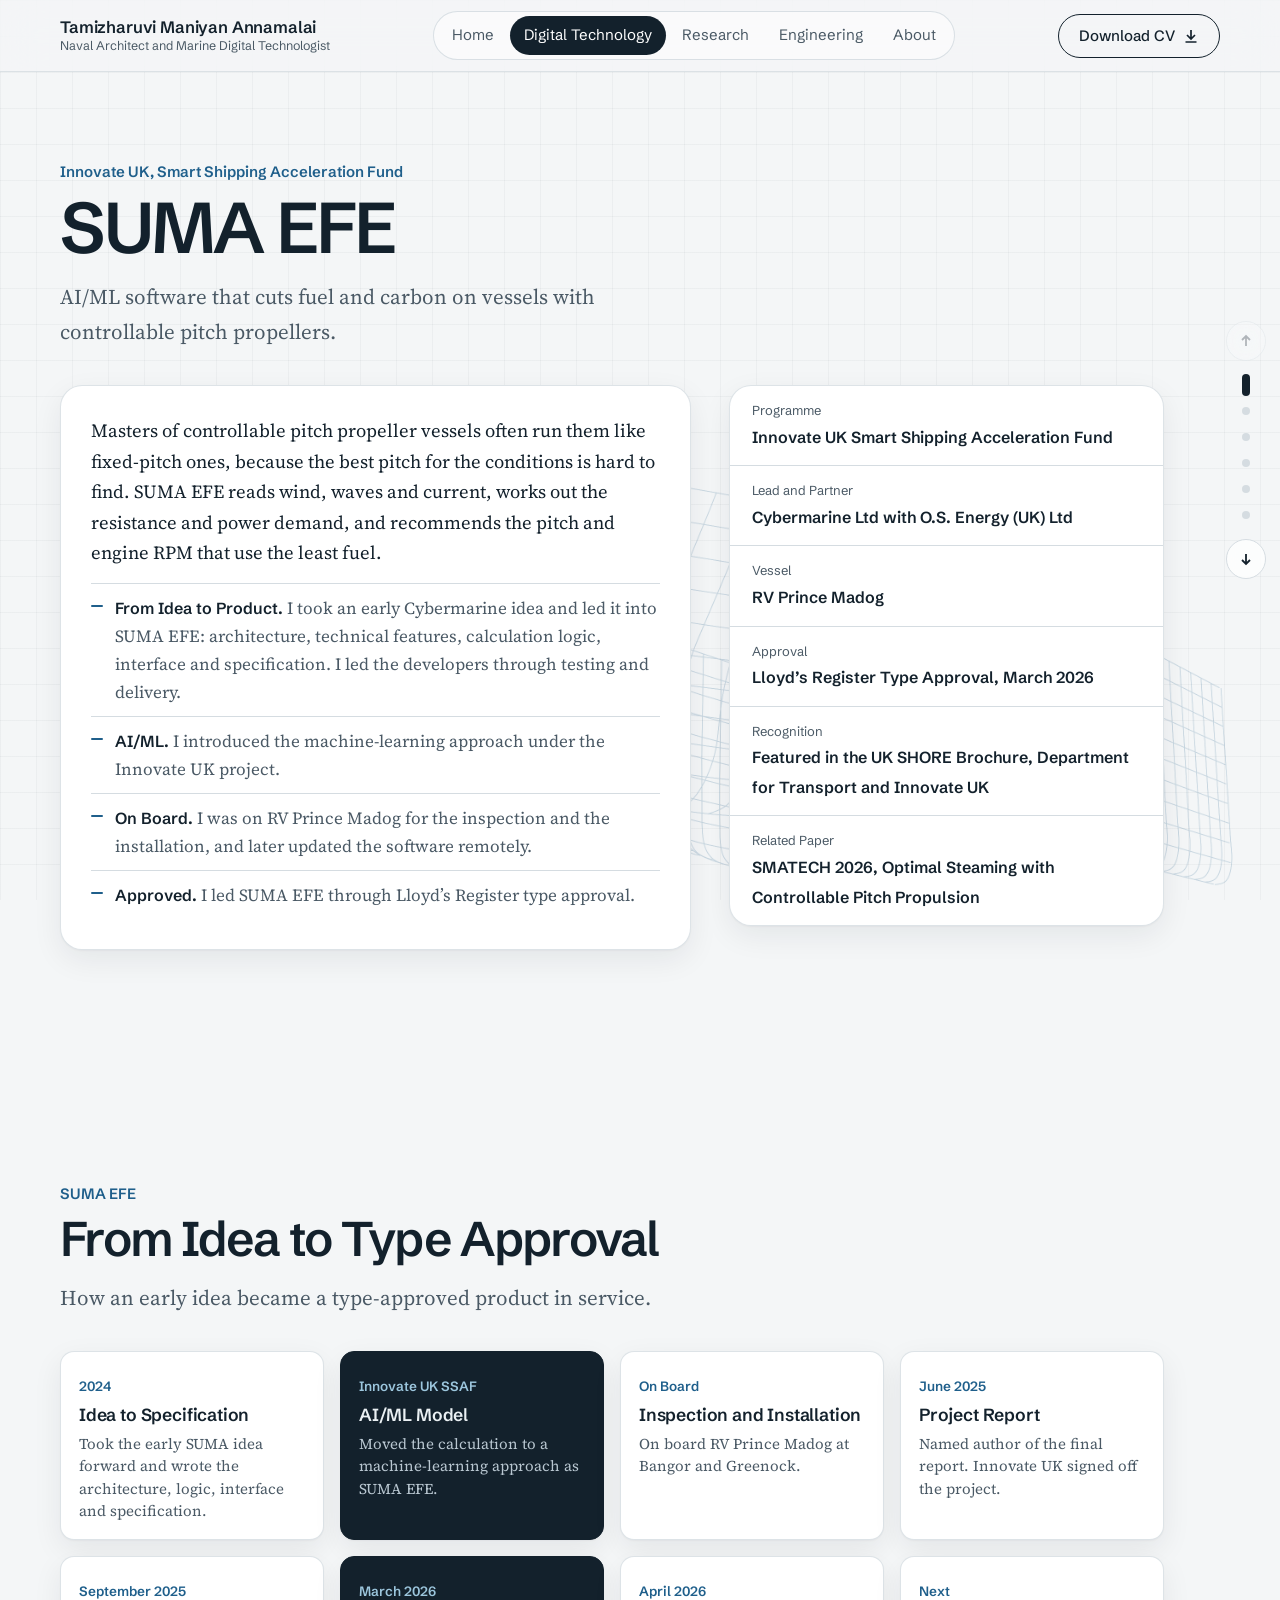
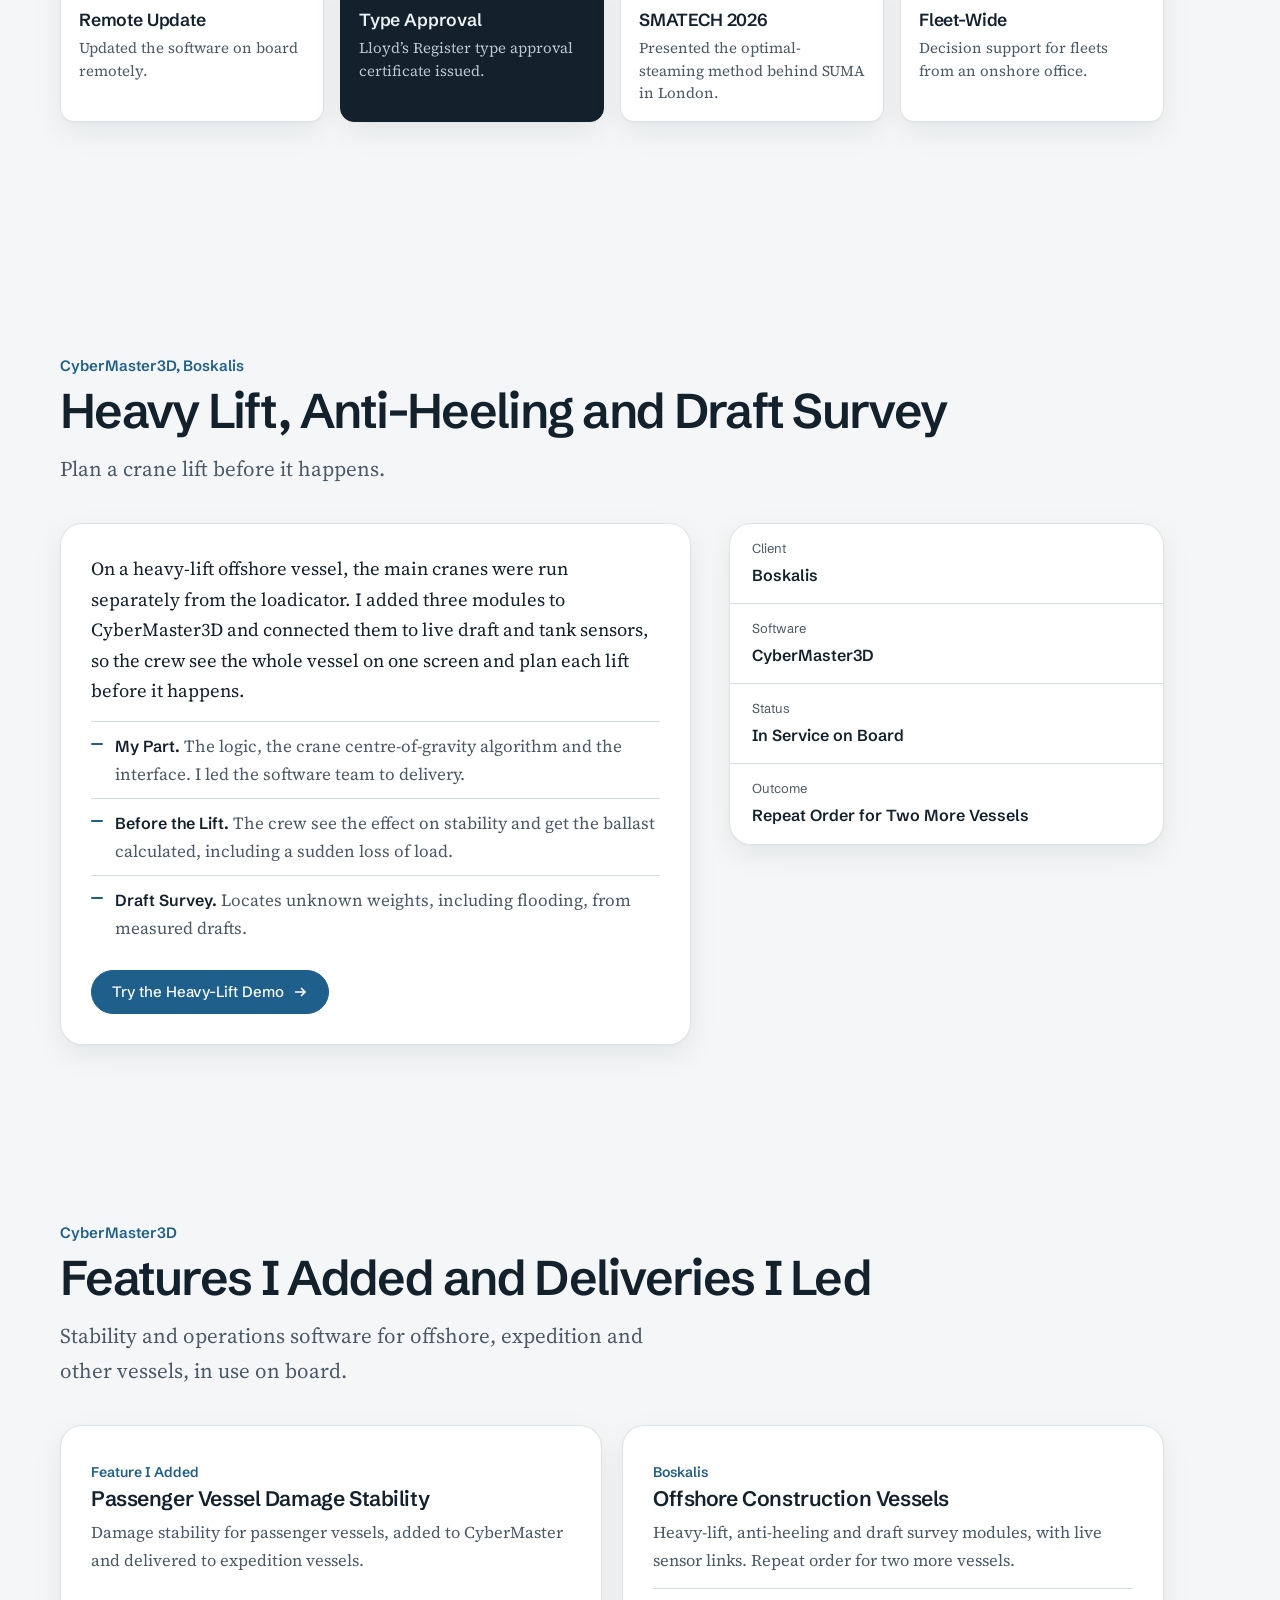
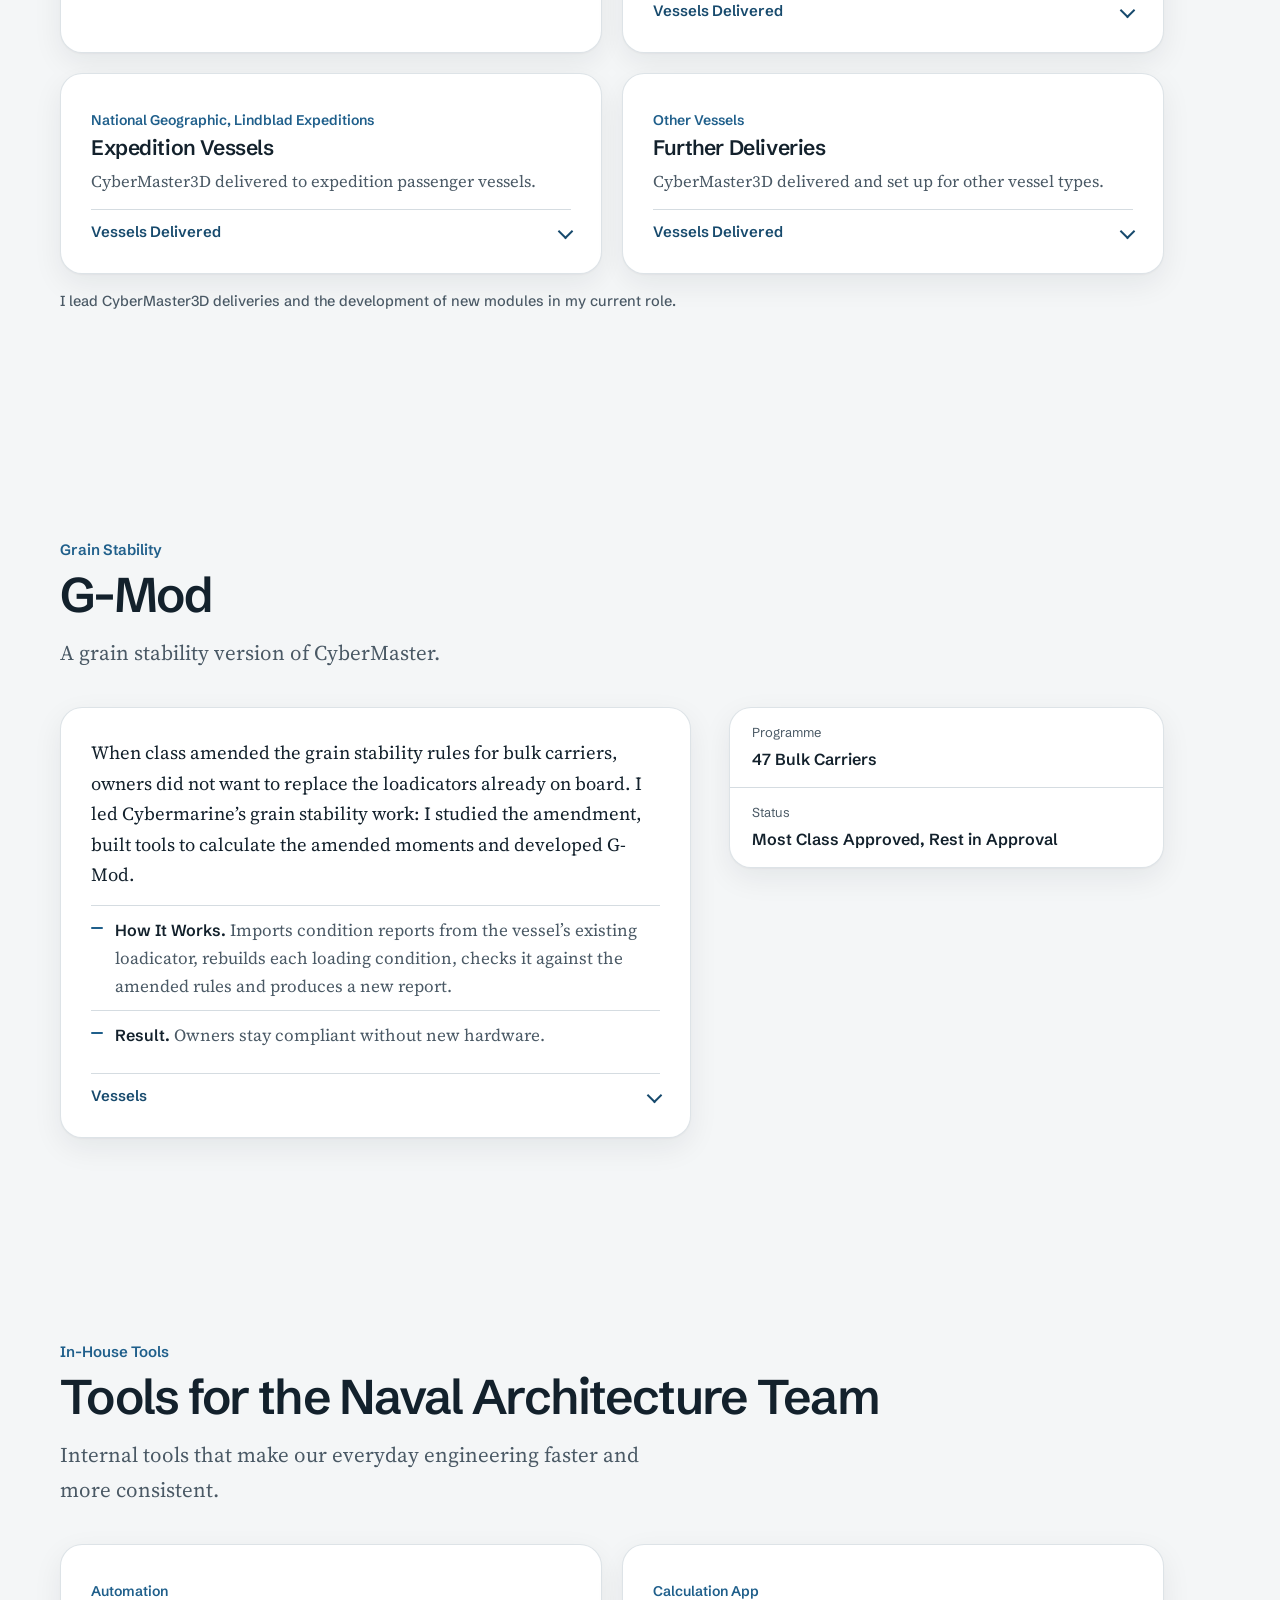
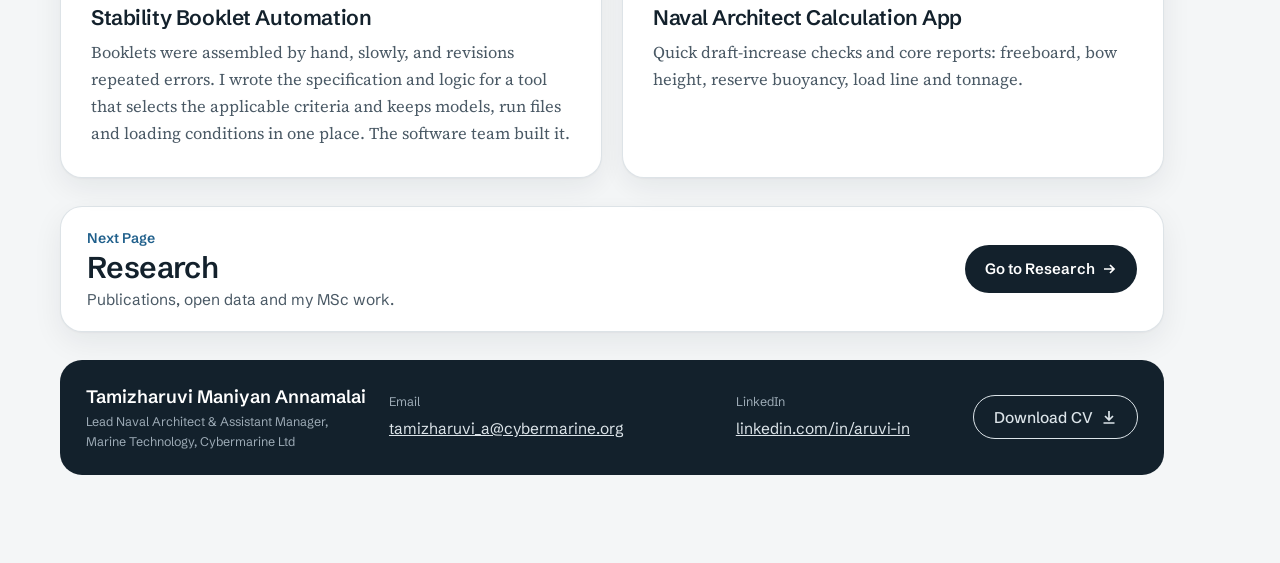
<file: digital.html>
<!doctype html>
<html lang="en">
<head>
<meta charset="utf-8">
<meta name="viewport" content="width=device-width, initial-scale=1">
<title>Digital Technology | Tamizharuvi Maniyan Annamalai</title>
<meta name="description" content="SUMA EFE, CyberMaster3D Heavy Lift, G-Mod and other digital products designed and led by Tamizharuvi Maniyan Annamalai.">
<meta name="theme-color" content="#F4F6F7">
<meta property="og:title" content="Digital Technology | Tamizharuvi Maniyan Annamalai">
<meta property="og:description" content="SUMA EFE, CyberMaster3D Heavy Lift, G-Mod and other digital products designed and led by Tamizharuvi Maniyan Annamalai.">
<meta property="og:image" content="https://www.hiaruvi.com/img/profile-640.jpg">
<link rel="icon" href="data:image/svg+xml,%3Csvg xmlns='http://www.w3.org/2000/svg' viewBox='0 0 64 64'%3E%3Crect width='64' height='64' rx='16' fill='%2313212C'/%3E%3Cpath d='M14 26h36v10c0 6-4 10-10 10H24c-6 0-10-4-10-10z' fill='none' stroke='%239CC6DD' stroke-width='3'/%3E%3Cpath d='M10 36h44' stroke='%23F4F6F7' stroke-width='3'/%3E%3C/svg%3E">
<link rel="preconnect" href="https://fonts.googleapis.com">
<link rel="preconnect" href="https://fonts.gstatic.com" crossorigin>
<link href="https://fonts.googleapis.com/css2?family=Schibsted+Grotesk:wght@400;500;600;700&family=Source+Serif+4:opsz,wght@8..60,400;8..60,600&display=swap" rel="stylesheet">
<link rel="stylesheet" href="assets/site.css">
</head>
<body>
<a class="skip" href="#main">Skip to Content</a>
<div class="bg" aria-hidden="true"><img src="img/lines/view-F.png" alt="" onerror="this.remove()"></div>
<header class="top"><div class="wrap">
  <a class="me" href="index.html"><b>Tamizharuvi Maniyan Annamalai</b><span>Naval Architect and Marine Digital Technologist</span></a>
  <nav aria-label="Main"><ul class="menu"><li><a href="index.html">Home</a></li><li><a href="digital.html" aria-current="page">Digital Technology</a></li><li><a href="research.html">Research</a></li><li><a href="engineering.html">Engineering</a></li><li><a href="about.html">About</a></li></ul></nav>
  <div class="right">
    <a target="_blank" rel="noopener" class="btn" href="Tamizharuvi_CV.pdf" download><span class="lbl">Download CV</span><svg class="ico" viewBox="0 0 16 16" fill="none" stroke="currentColor" stroke-width="1.7" aria-hidden="true"><path d="M8 2v9M4 7l4 4 4-4M2.5 14h11"/></svg></a>
    <button class="burger" type="button" aria-label="Menu" aria-expanded="false"><svg width="18" height="18" viewBox="0 0 18 18" fill="none" stroke="currentColor" stroke-width="1.8" aria-hidden="true"><path d="M2 5h14M2 9h14M2 13h14"/></svg></button>
  </div>
</div></header>
<div class="drawer"><ul><li><a href="index.html">Home</a></li><li><a href="digital.html" aria-current="page">Digital Technology</a></li><li><a href="research.html">Research</a></li><li><a href="engineering.html">Engineering</a></li><li><a href="about.html">About</a></li></ul></div>
<main id="main" class="deck">
<section class="sec" id="suma" data-label="SUMA EFE" aria-label="SUMA EFE"><div class="sec-in"><div class="sec-head"><div class="eyebrow">Innovate UK, Smart Shipping Acceleration Fund</div><h1 class="title">SUMA EFE</h1><p class="lead">AI/ML software that cuts fuel and carbon on vessels with controllable pitch propellers.</p></div>
<div class="split">
  <div class="card">
    <p style="color:var(--ink);font-size:18.5px">Masters of controllable pitch propeller vessels often run them like fixed-pitch ones, because the best pitch for the conditions is hard to find. SUMA EFE reads wind, waves and current, works out the resistance and power demand, and recommends the pitch and engine RPM that use the least fuel.</p>
    <ul class="ticks">
      <li><b>From Idea to Product.</b> I took an early Cybermarine idea and led it into SUMA EFE: architecture, technical features, calculation logic, interface and specification. I led the developers through testing and delivery.</li>
      <li><b>AI/ML.</b> I introduced the machine-learning approach under the Innovate UK project.</li>
      <li><b>On Board.</b> I was on RV Prince Madog for the inspection and the installation, and later updated the software remotely.</li>
      <li><b>Approved.</b> I led SUMA EFE through Lloyd’s Register type approval.</li>
    </ul>
  </div>
  <div class="card facts">
    <div><span>Programme</span><b>Innovate UK Smart Shipping Acceleration Fund</b></div>
    <div><span>Lead and Partner</span><b>Cybermarine Ltd with O.S. Energy (UK) Ltd</b></div>
    <div><span>Vessel</span><b>RV Prince Madog</b></div>
    <div><span>Approval</span><b>Lloyd’s Register Type Approval, March 2026</b></div>
    <div><span>Recognition</span><b>Featured in the UK SHORE Brochure, Department for Transport and Innovate UK</b></div>
    <div><span>Related Paper</span><b>SMATECH 2026, Optimal Steaming with Controllable Pitch Propulsion</b></div>
  </div>
</div></div></section>
<section class="sec" id="suma-journey" data-label="SUMA EFE Journey" aria-label="SUMA EFE Journey"><div class="sec-in"><div class="sec-head"><div class="eyebrow">SUMA EFE</div><h2 class="title">From Idea to Type Approval</h2><p class="lead">How an early idea became a type-approved product in service.</p></div>
<ol class="steps">
  <li><span class="when">2024</span><h3>Idea to Specification</h3><p>Took the early SUMA idea forward and wrote the architecture, logic, interface and specification.</p></li>
  <li class="key"><span class="when">Innovate UK SSAF</span><h3>AI/ML Model</h3><p>Moved the calculation to a machine-learning approach as SUMA EFE.</p></li>
  <li><span class="when">On Board</span><h3>Inspection and Installation</h3><p>On board RV Prince Madog at Bangor and Greenock.</p></li>
  <li><span class="when">June 2025</span><h3>Project Report</h3><p>Named author of the final report. Innovate UK signed off the project.</p></li>
  <li><span class="when">September 2025</span><h3>Remote Update</h3><p>Updated the software on board remotely.</p></li>
  <li class="key"><span class="when">March 2026</span><h3>Type Approval</h3><p>Lloyd’s Register type approval certificate issued.</p></li>
  <li><span class="when">April 2026</span><h3>SMATECH 2026</h3><p>Presented the optimal-steaming method behind SUMA in London.</p></li>
  <li><span class="when">Next</span><h3>Fleet-Wide</h3><p>Decision support for fleets from an onshore office.</p></li>
</ol></div></section>
<section class="sec" id="heavy-lift" data-label="Heavy Lift" aria-label="Heavy Lift"><div class="sec-in"><div class="sec-head"><div class="eyebrow">CyberMaster3D, Boskalis</div><h2 class="title">Heavy Lift, Anti-Heeling and Draft Survey</h2><p class="lead">Plan a crane lift before it happens.</p></div>
<div class="split">
  <div class="card">
    <p style="color:var(--ink);font-size:18.5px">On a heavy-lift offshore vessel, the main cranes were run separately from the loadicator. I added three modules to CyberMaster3D and connected them to live draft and tank sensors, so the crew see the whole vessel on one screen and plan each lift before it happens.</p>
    <ul class="ticks">
      <li><b>My Part.</b> The logic, the crane centre-of-gravity algorithm and the interface. I led the software team to delivery.</li>
      <li><b>Before the Lift.</b> The crew see the effect on stability and get the ballast calculated, including a sudden loss of load.</li>
      <li><b>Draft Survey.</b> Locates unknown weights, including flooding, from measured drafts.</li>
    </ul>
    <a class="btn primary" style="margin-top:18px" href="demo.html">Try the Heavy-Lift Demo<svg class="ico arw" viewBox="0 0 16 16" fill="none" stroke="currentColor" stroke-width="1.7" aria-hidden="true"><path d="M3 8h10M9 4l4 4-4 4"/></svg></a>
  </div>
  <div class="card facts">
    <div><span>Client</span><b>Boskalis</b></div>
    <div><span>Software</span><b>CyberMaster3D</b></div>
    <div><span>Status</span><b>In Service on Board</b></div>
    <div><span>Outcome</span><b>Repeat Order for Two More Vessels</b></div>
  </div>
</div></div></section>
<section class="sec" id="deliveries" data-label="CyberMaster3D" aria-label="CyberMaster3D"><div class="sec-in"><div class="sec-head"><div class="eyebrow">CyberMaster3D</div><h2 class="title">Features I Added and Deliveries I Led</h2><p class="lead">Stability and operations software for offshore, expedition and other vessels, in use on board.</p></div>
<div class="grid2">
  <div class="card"><span class="tag">Feature I Added</span><h3>Passenger Vessel Damage Stability</h3><p>Damage stability for passenger vessels, added to CyberMaster and delivered to expedition vessels.</p></div>
  <div class="card"><span class="tag">Boskalis</span><h3>Offshore Construction Vessels</h3><p>Heavy-lift, anti-heeling and draft survey modules, with live sensor links. Repeat order for two more vessels.</p>
    <details class="more"><summary>Vessels Delivered</summary><div class="body">Boka Northern Ocean (initial and after modification), Boka Da Vinci, DSV Boka Atlantis</div></details></div>
  <div class="card"><span class="tag">National Geographic, Lindblad Expeditions</span><h3>Expedition Vessels</h3><p>CyberMaster3D delivered to expedition passenger vessels.</p>
    <details class="more"><summary>Vessels Delivered</summary><div class="body">NG Gemini, NG Islander II, NG Endeavour II</div></details></div>
  <div class="card"><span class="tag">Other Vessels</span><h3>Further Deliveries</h3><p>CyberMaster3D delivered and set up for other vessel types.</p>
    <details class="more"><summary>Vessels Delivered</summary><div class="body">LC Lama Almelahia</div></details></div>
</div>
<p class="also" style="margin-top:18px">I lead CyberMaster3D deliveries and the development of new modules in my current role.</p></div></section>
<section class="sec" id="gmod" data-label="G-Mod" aria-label="G-Mod"><div class="sec-in"><div class="sec-head"><div class="eyebrow">Grain Stability</div><h2 class="title">G-Mod</h2><p class="lead">A grain stability version of CyberMaster.</p></div>
<div class="split">
  <div class="card">
    <p style="color:var(--ink);font-size:18.5px">When class amended the grain stability rules for bulk carriers, owners did not want to replace the loadicators already on board. I led Cybermarine’s grain stability work: I studied the amendment, built tools to calculate the amended moments and developed G-Mod.</p>
    <ul class="ticks">
      <li><b>How It Works.</b> Imports condition reports from the vessel’s existing loadicator, rebuilds each loading condition, checks it against the amended rules and produces a new report.</li>
      <li><b>Result.</b> Owners stay compliant without new hardware.</li>
    </ul>
    <details class="more"><summary>Vessels</summary><div class="body">Chios vessels, among others in the 47-vessel programme</div></details>
  </div>
  <div class="card facts"><div><span>Programme</span><b>47 Bulk Carriers</b></div><div><span>Status</span><b>Most Class Approved, Rest in Approval</b></div></div>
</div></div></section>
<section class="sec" id="inhouse" data-label="In-House Tools" aria-label="In-House Tools"><div class="sec-in"><div class="sec-head"><div class="eyebrow">In-House Tools</div><h2 class="title">Tools for the Naval Architecture Team</h2><p class="lead">Internal tools that make our everyday engineering faster and more consistent.</p></div>
<div class="grid2">
  <div class="card"><span class="tag">Automation</span><h3>Stability Booklet Automation</h3><p>Booklets were assembled by hand, slowly, and revisions repeated errors. I wrote the specification and logic for a tool that selects the applicable criteria and keeps models, run files and loading conditions in one place. The software team built it.</p></div>
  <div class="card"><span class="tag">Calculation App</span><h3>Naval Architect Calculation App</h3><p>Quick draft-increase checks and core reports: freeboard, bow height, reserve buoyancy, load line and tonnage.</p></div>
</div><a class="nextpage" href="research.html"><span class="k">Next Page</span><b>Research</b><span class="d">Publications, open data and my MSc work.</span><span class="go">Go to Research<svg class="ico arw" viewBox="0 0 16 16" fill="none" stroke="currentColor" stroke-width="1.7" aria-hidden="true"><path d="M3 8h10M9 4l4 4-4 4"/></svg></span></a><footer class="foot">
  <div><b>Tamizharuvi Maniyan Annamalai</b><span class="k">Lead Naval Architect &amp; Assistant Manager, Marine Technology, Cybermarine Ltd</span></div>
  <div><span class="k">Email</span><a href="mailto:tamizharuvi_a@cybermarine.org">tamizharuvi_a@cybermarine.org</a></div>
  <div><span class="k">LinkedIn</span><a target="_blank" rel="noopener" href="https://www.linkedin.com/in/aruvi-in/" rel="noopener">linkedin.com/in/aruvi-in</a></div>
  <a target="_blank" rel="noopener" class="btn" href="Tamizharuvi_CV.pdf" download>Download CV<svg class="ico" viewBox="0 0 16 16" fill="none" stroke="currentColor" stroke-width="1.7" aria-hidden="true"><path d="M8 2v9M4 7l4 4 4-4M2.5 14h11"/></svg></a>
</footer></div></section>
</main>
<div class="dots" aria-label="Sections"><button class="arrow prev" type="button" aria-label="Previous Section"><svg width="16" height="16" viewBox="0 0 16 16" fill="none" stroke="currentColor" stroke-width="1.8" aria-hidden="true"><path d="M8 13V3M4 7l4-4 4 4"/></svg></button><ol></ol><button class="arrow next" type="button" aria-label="Next Section"><svg width="16" height="16" viewBox="0 0 16 16" fill="none" stroke="currentColor" stroke-width="1.8" aria-hidden="true"><path d="M8 3v10M4 9l4 4 4-4"/></svg></button></div>
<button class="totop" type="button" aria-label="Back to Top"><svg width="16" height="16" viewBox="0 0 16 16" fill="none" stroke="currentColor" stroke-width="1.8" aria-hidden="true"><path d="M8 13V3M4 7l4-4 4 4"/></svg></button>
<script src="assets/site.js"></script>

</body>
</html>
</file>
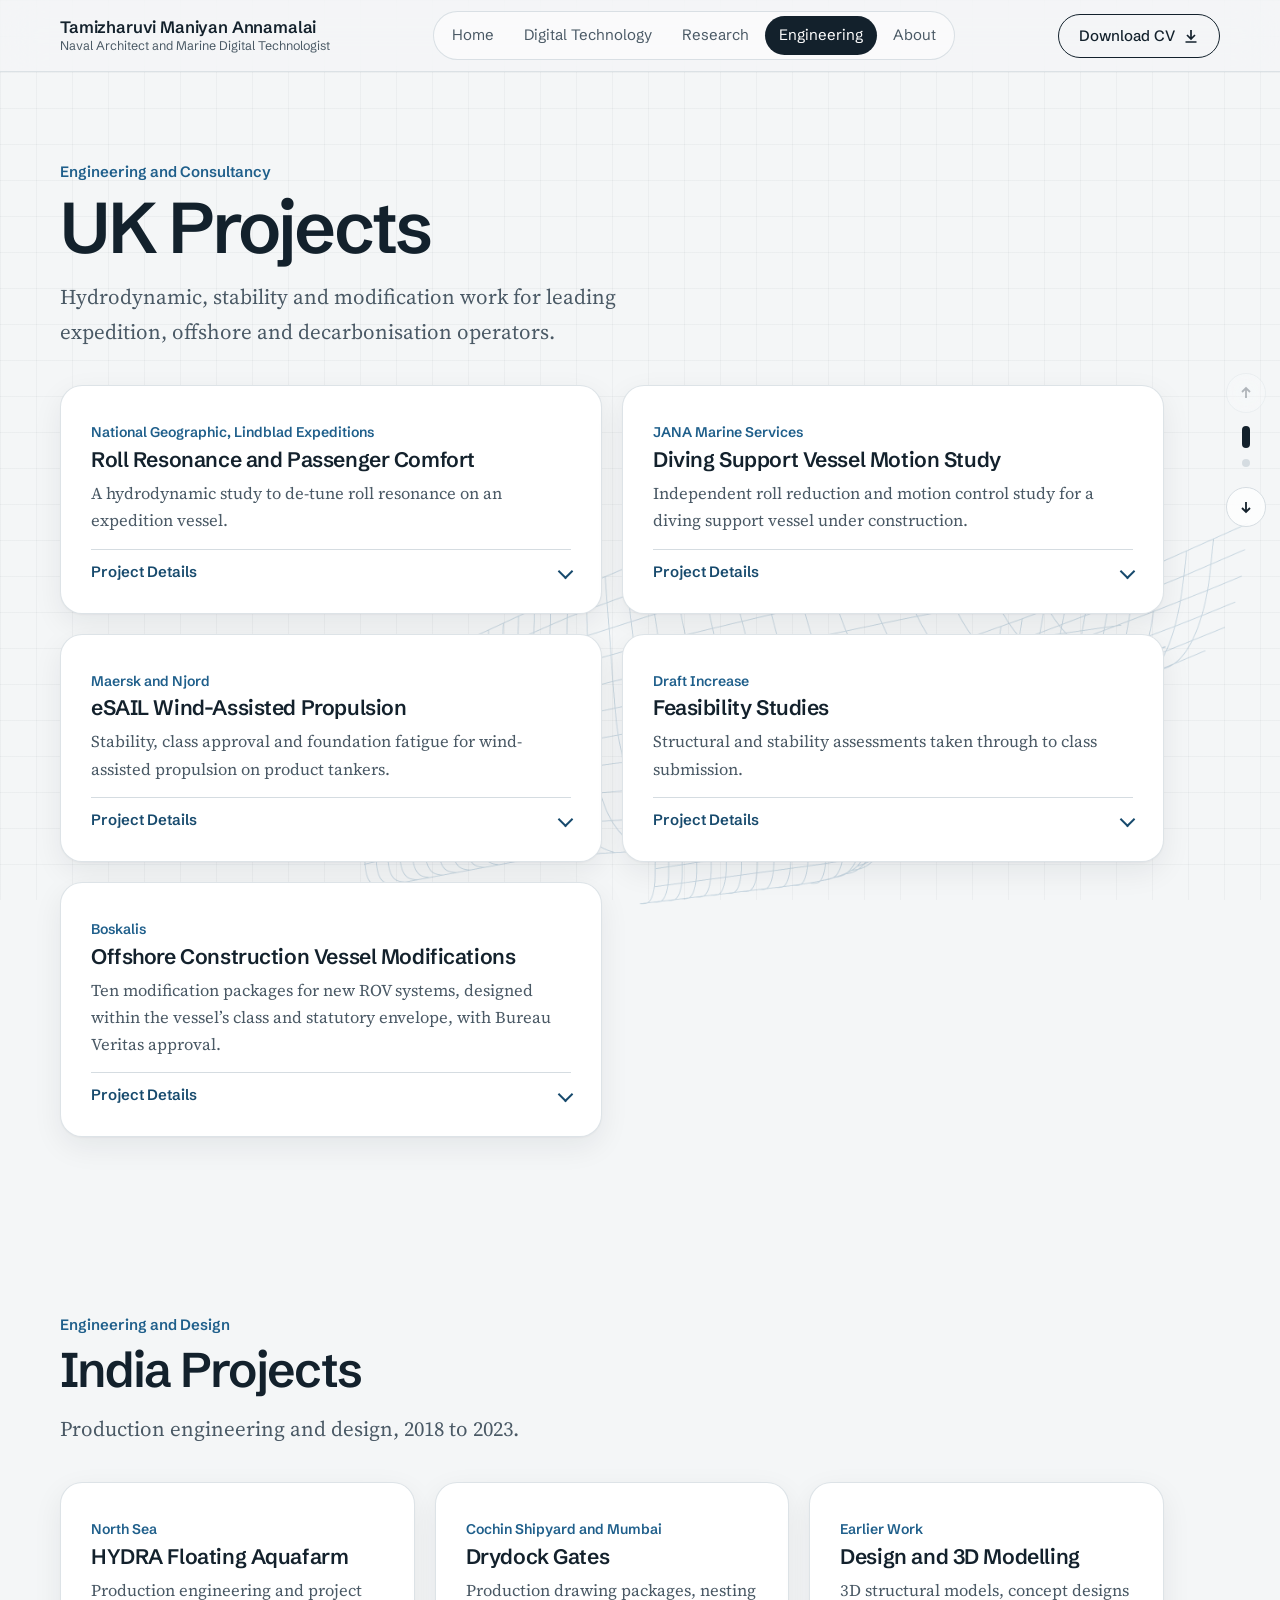
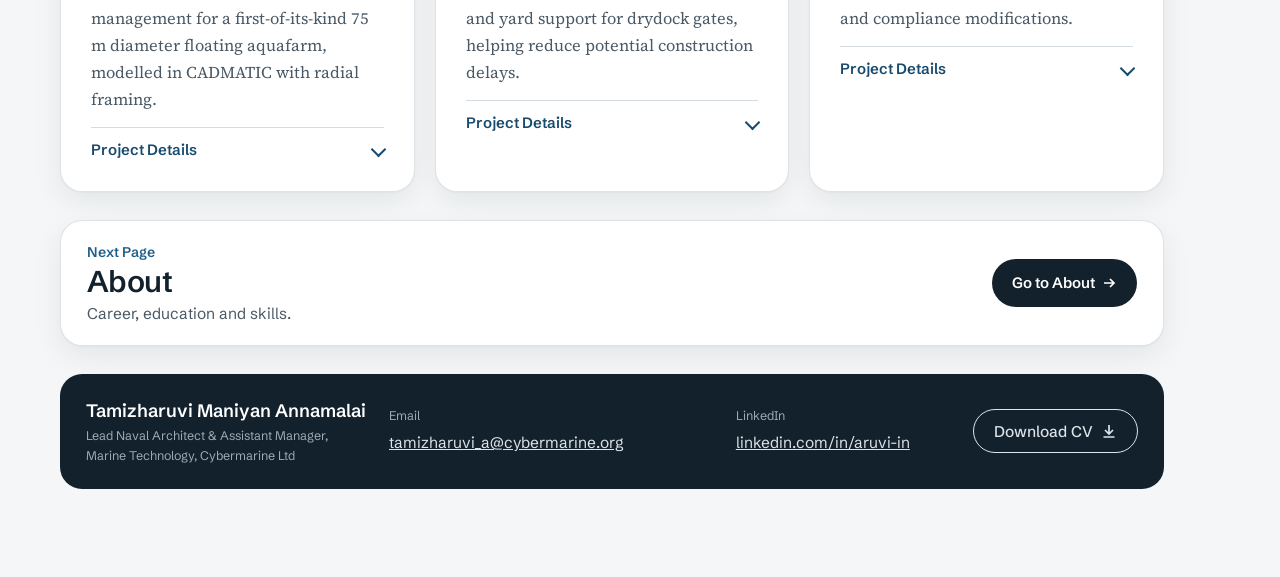
<file: engineering.html>
<!doctype html>
<html lang="en">
<head>
<meta charset="utf-8">
<meta name="viewport" content="width=device-width, initial-scale=1">
<title>Engineering | Tamizharuvi Maniyan Annamalai</title>
<meta name="description" content="Engineering and consultancy projects by Tamizharuvi Maniyan Annamalai.">
<meta name="theme-color" content="#F4F6F7">
<meta property="og:title" content="Engineering | Tamizharuvi Maniyan Annamalai">
<meta property="og:description" content="Engineering and consultancy projects by Tamizharuvi Maniyan Annamalai.">
<meta property="og:image" content="https://www.hiaruvi.com/img/profile-640.jpg">
<link rel="icon" href="data:image/svg+xml,%3Csvg xmlns='http://www.w3.org/2000/svg' viewBox='0 0 64 64'%3E%3Crect width='64' height='64' rx='16' fill='%2313212C'/%3E%3Cpath d='M14 26h36v10c0 6-4 10-10 10H24c-6 0-10-4-10-10z' fill='none' stroke='%239CC6DD' stroke-width='3'/%3E%3Cpath d='M10 36h44' stroke='%23F4F6F7' stroke-width='3'/%3E%3C/svg%3E">
<link rel="preconnect" href="https://fonts.googleapis.com">
<link rel="preconnect" href="https://fonts.gstatic.com" crossorigin>
<link href="https://fonts.googleapis.com/css2?family=Schibsted+Grotesk:wght@400;500;600;700&family=Source+Serif+4:opsz,wght@8..60,400;8..60,600&display=swap" rel="stylesheet">
<link rel="stylesheet" href="assets/site.css">
</head>
<body>
<a class="skip" href="#main">Skip to Content</a>
<div class="bg" aria-hidden="true"><img src="img/lines/view-G.png" alt="" onerror="this.remove()"></div>
<header class="top"><div class="wrap">
  <a class="me" href="index.html"><b>Tamizharuvi Maniyan Annamalai</b><span>Naval Architect and Marine Digital Technologist</span></a>
  <nav aria-label="Main"><ul class="menu"><li><a href="index.html">Home</a></li><li><a href="digital.html">Digital Technology</a></li><li><a href="research.html">Research</a></li><li><a href="engineering.html" aria-current="page">Engineering</a></li><li><a href="about.html">About</a></li></ul></nav>
  <div class="right">
    <a target="_blank" rel="noopener" class="btn" href="Tamizharuvi_CV.pdf" download><span class="lbl">Download CV</span><svg class="ico" viewBox="0 0 16 16" fill="none" stroke="currentColor" stroke-width="1.7" aria-hidden="true"><path d="M8 2v9M4 7l4 4 4-4M2.5 14h11"/></svg></a>
    <button class="burger" type="button" aria-label="Menu" aria-expanded="false"><svg width="18" height="18" viewBox="0 0 18 18" fill="none" stroke="currentColor" stroke-width="1.8" aria-hidden="true"><path d="M2 5h14M2 9h14M2 13h14"/></svg></button>
  </div>
</div></header>
<div class="drawer"><ul><li><a href="index.html">Home</a></li><li><a href="digital.html">Digital Technology</a></li><li><a href="research.html">Research</a></li><li><a href="engineering.html" aria-current="page">Engineering</a></li><li><a href="about.html">About</a></li></ul></div>
<main id="main" class="deck">
<section class="sec" id="uk" data-label="UK Projects" aria-label="UK Projects"><div class="sec-in"><div class="sec-head"><div class="eyebrow">Engineering and Consultancy</div><h1 class="title">UK Projects</h1><p class="lead">Hydrodynamic, stability and modification work for leading expedition, offshore and decarbonisation operators.</p></div><div class="grid2"><div class="card"><span class="tag">National Geographic, Lindblad Expeditions</span><h3>Roll Resonance and Passenger Comfort</h3><p>A hydrodynamic study to de-tune roll resonance on an expedition vessel.</p><details class="more"><summary>Project Details</summary><div class="body">NG Gemini: hydrodynamic model, loading conditions to move the natural roll period, existing tanks as passive stabilisers, bilge keel changes and stabiliser options.</div></details></div><div class="card"><span class="tag">JANA Marine Services</span><h3>Diving Support Vessel Motion Study</h3><p>Independent roll reduction and motion control study for a diving support vessel under construction.</p><details class="more"><summary>Project Details</summary><div class="body">DSV Jana 201: linear diffraction analysis, natural periods and damping, operability with moonpool and heading effects, and stabilisation options.</div></details></div><div class="card"><span class="tag">Maersk and Njord</span><h3>eSAIL Wind-Assisted Propulsion</h3><p>Stability, class approval and foundation fatigue for wind-assisted propulsion on product tankers.</p><details class="more"><summary>Project Details</summary><div class="body">Intact and damage stability, WASP criteria, inclining experiments and draft surveys, class comment closure, and a preliminary stability booklet. The foundation method became the SMATECH 2026 fatigue paper.</div></details></div><div class="card"><span class="tag">Draft Increase</span><h3>Feasibility Studies</h3><p>Structural and stability assessments taken through to class submission.</p><details class="more"><summary>Project Details</summary><div class="body">Salt Wind Explorer and Berge Vinson.</div></details></div><div class="card"><span class="tag">Boskalis</span><h3>Offshore Construction Vessel Modifications</h3><p>Ten modification packages for new ROV systems, designed within the vessel’s class and statutory envelope, with Bureau Veritas approval.</p><details class="more"><summary>Project Details</summary><div class="body">Boka Northern Ocean: gangway access, PDU containers, 400 t crane bucket and bumpers, bulwarks and freeing ports (ICLL), ROV control room (SPS Code, SOLAS), fire pump relocation, mooring fittings, pilot walkway, battery-room cofferdam and helideck plan.</div></details></div></div></div></section>
<section class="sec" id="india" data-label="India Projects" aria-label="India Projects"><div class="sec-in"><div class="sec-head"><div class="eyebrow">Engineering and Design</div><h2 class="title">India Projects</h2><p class="lead">Production engineering and design, 2018 to 2023.</p></div><div class="grid3"><div class="card"><span class="tag">North Sea</span><h3>HYDRA Floating Aquafarm</h3><p>Production engineering and project management for a first-of-its-kind 75 m diameter floating aquafarm, modelled in CADMATIC with radial framing.</p><details class="more"><summary>Project Details</summary><div class="body">Built by Gemak Group. Featured in the Cybermarine and CADMATIC success story.</div></details></div><div class="card"><span class="tag">Cochin Shipyard and Mumbai</span><h3>Drydock Gates</h3><p>Production drawing packages, nesting and yard support for drydock gates, helping reduce potential construction delays.</p><details class="more"><summary>Project Details</summary><div class="body">L&amp;T New Drydock Gate at Cochin Shipyard, Bombay drydock gates, floating caisson gates.</div></details></div><div class="card"><span class="tag">Earlier Work</span><h3>Design and 3D Modelling</h3><p>3D structural models, concept designs and compliance modifications.</p><details class="more"><summary>Project Details</summary><div class="body">Tugs, LPG carriers, MOPUs, jack-up and pontoon barges, ferries and trawlers. Concepts including a UK government-funded zero-emission offshore support vessel and a Flettner rotor. Panama Canal compliance modifications.</div></details></div></div><a class="nextpage" href="about.html"><span class="k">Next Page</span><b>About</b><span class="d">Career, education and skills.</span><span class="go">Go to About<svg class="ico arw" viewBox="0 0 16 16" fill="none" stroke="currentColor" stroke-width="1.7" aria-hidden="true"><path d="M3 8h10M9 4l4 4-4 4"/></svg></span></a><footer class="foot">
  <div><b>Tamizharuvi Maniyan Annamalai</b><span class="k">Lead Naval Architect &amp; Assistant Manager, Marine Technology, Cybermarine Ltd</span></div>
  <div><span class="k">Email</span><a href="mailto:tamizharuvi_a@cybermarine.org">tamizharuvi_a@cybermarine.org</a></div>
  <div><span class="k">LinkedIn</span><a target="_blank" rel="noopener" href="https://www.linkedin.com/in/aruvi-in/" rel="noopener">linkedin.com/in/aruvi-in</a></div>
  <a target="_blank" rel="noopener" class="btn" href="Tamizharuvi_CV.pdf" download>Download CV<svg class="ico" viewBox="0 0 16 16" fill="none" stroke="currentColor" stroke-width="1.7" aria-hidden="true"><path d="M8 2v9M4 7l4 4 4-4M2.5 14h11"/></svg></a>
</footer></div></section>
</main>
<div class="dots" aria-label="Sections"><button class="arrow prev" type="button" aria-label="Previous Section"><svg width="16" height="16" viewBox="0 0 16 16" fill="none" stroke="currentColor" stroke-width="1.8" aria-hidden="true"><path d="M8 13V3M4 7l4-4 4 4"/></svg></button><ol></ol><button class="arrow next" type="button" aria-label="Next Section"><svg width="16" height="16" viewBox="0 0 16 16" fill="none" stroke="currentColor" stroke-width="1.8" aria-hidden="true"><path d="M8 3v10M4 9l4 4 4-4"/></svg></button></div>
<button class="totop" type="button" aria-label="Back to Top"><svg width="16" height="16" viewBox="0 0 16 16" fill="none" stroke="currentColor" stroke-width="1.8" aria-hidden="true"><path d="M8 13V3M4 7l4-4 4 4"/></svg></button>
<script src="assets/site.js"></script>

</body>
</html>
</file>
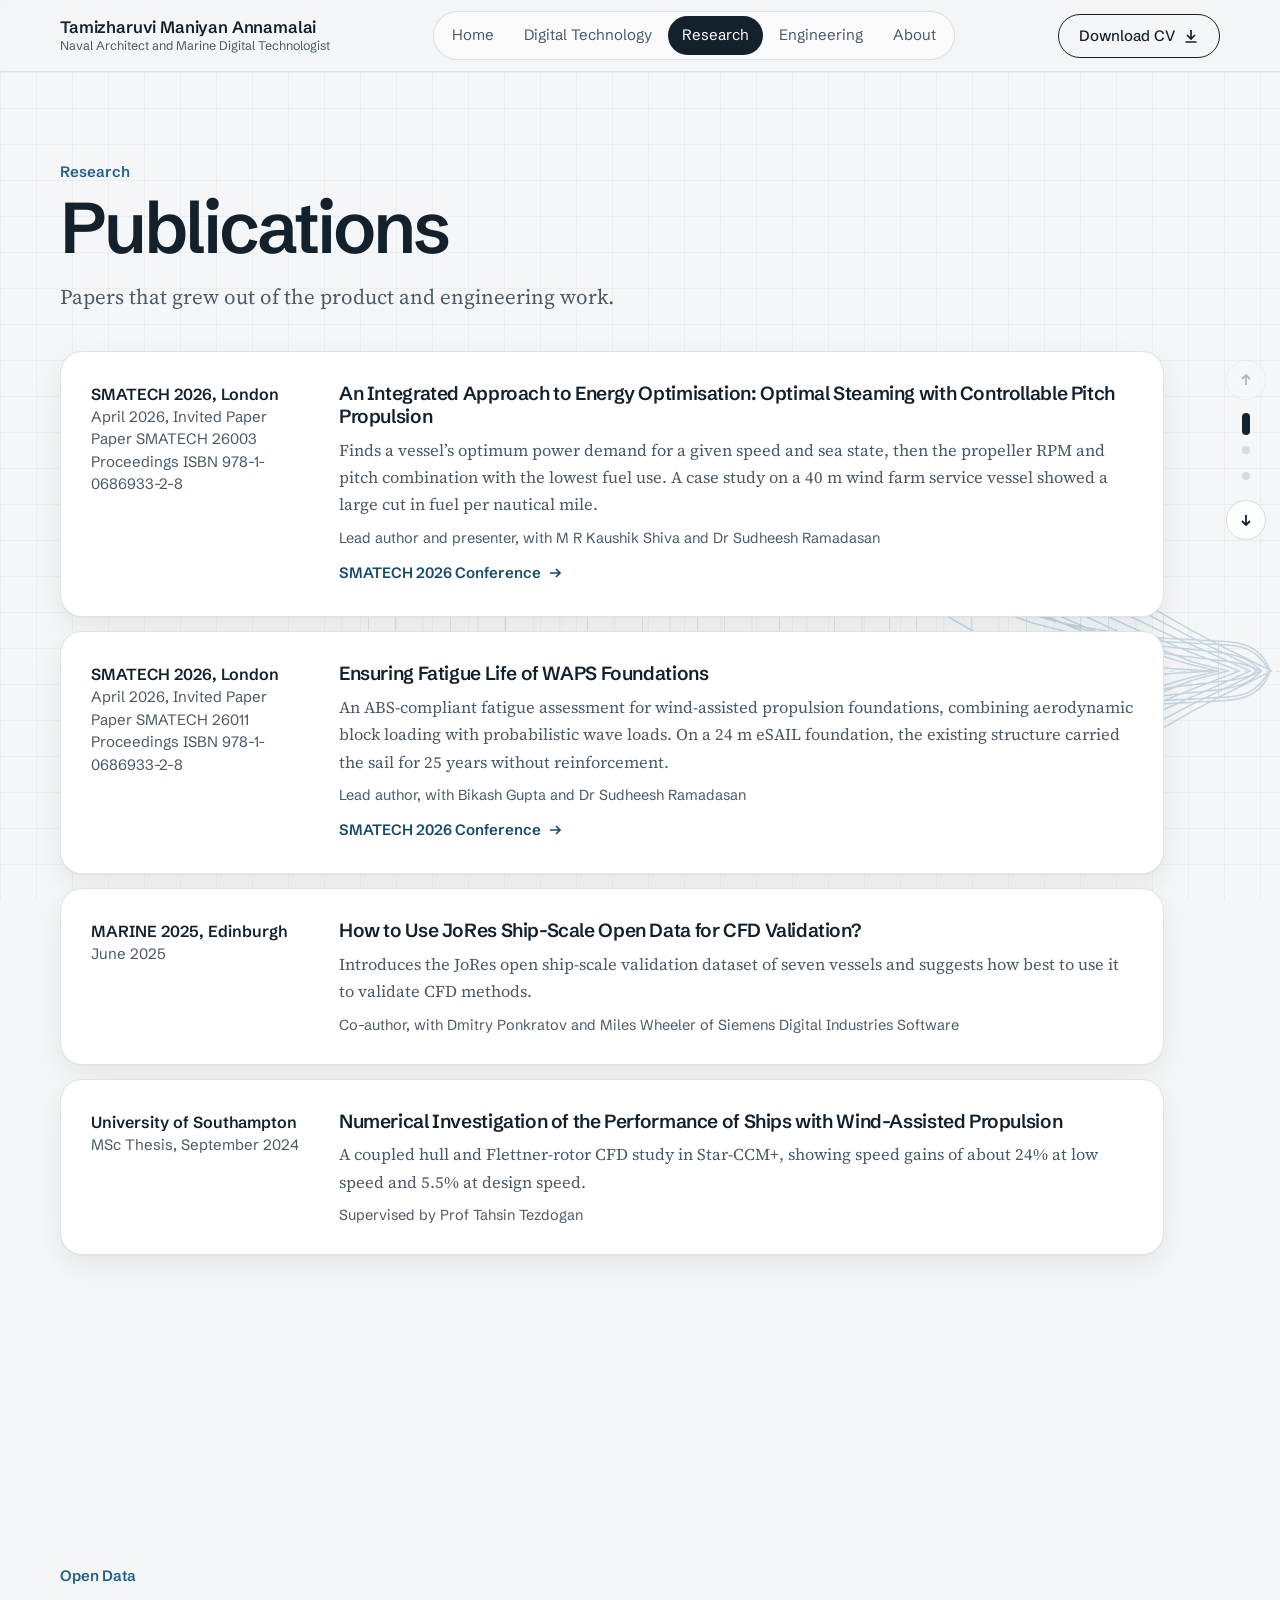
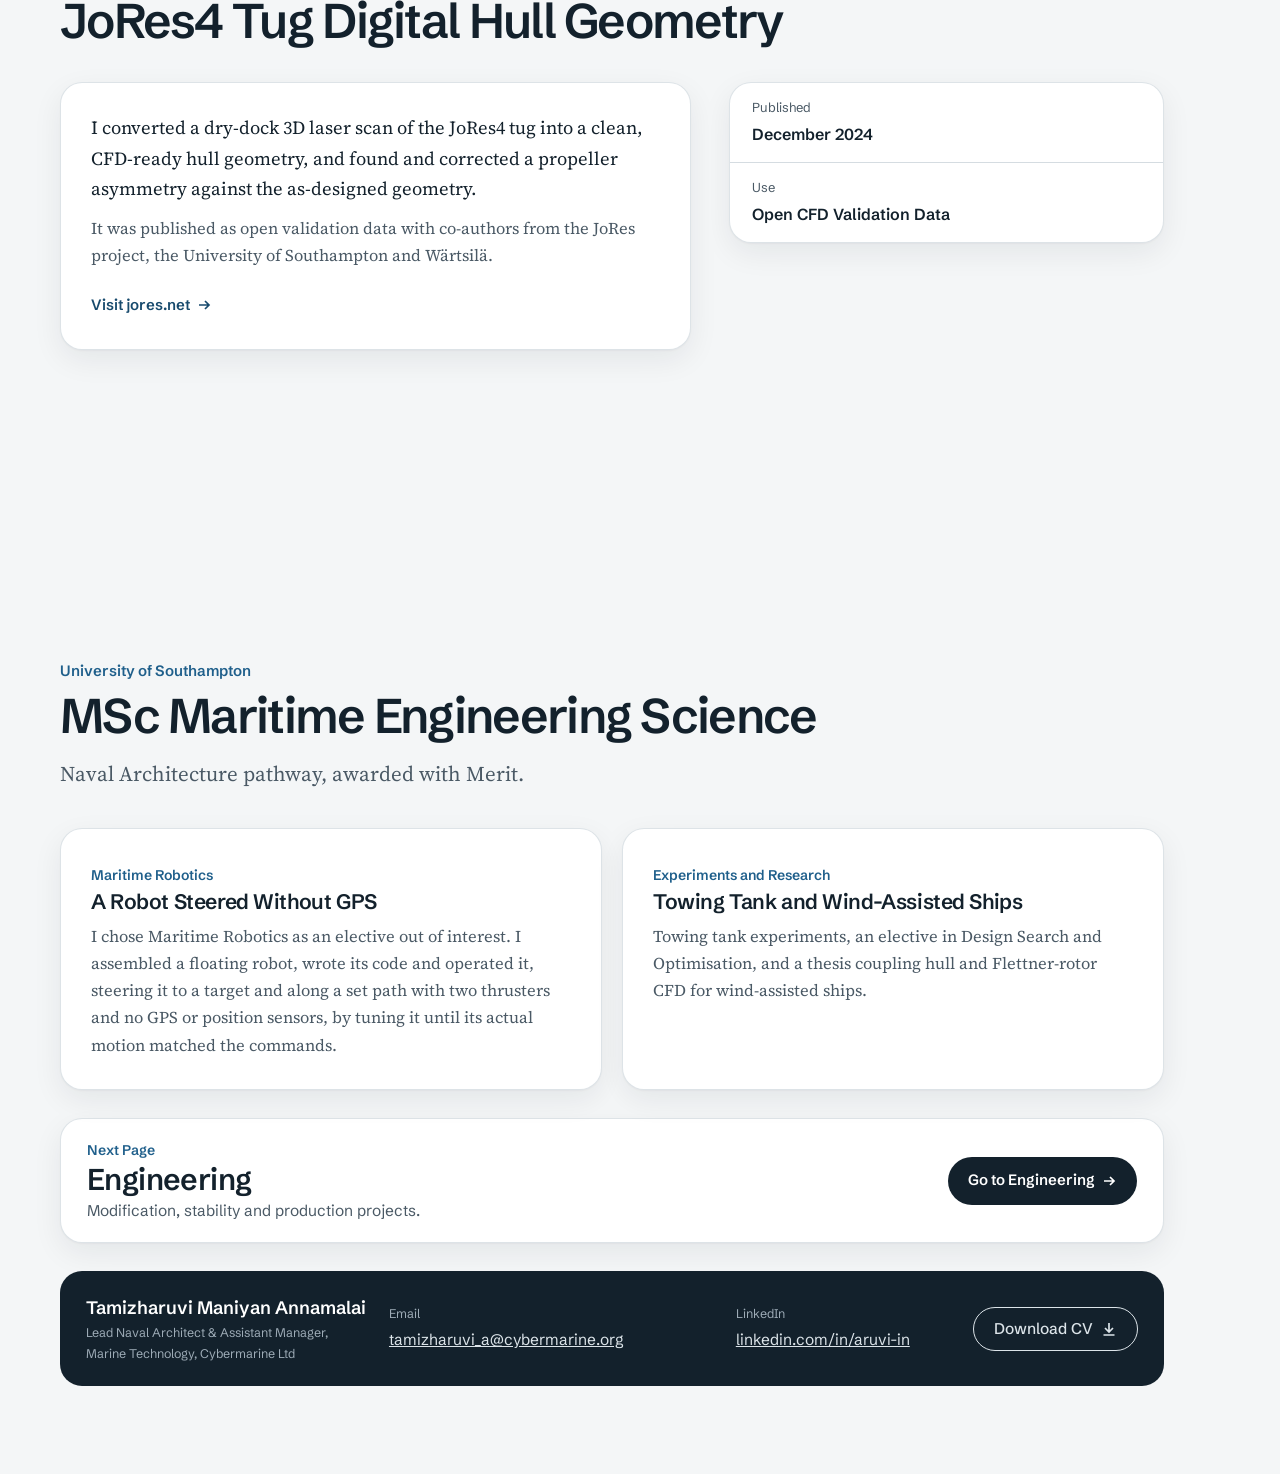
<file: research.html>
<!doctype html>
<html lang="en">
<head>
<meta charset="utf-8">
<meta name="viewport" content="width=device-width, initial-scale=1">
<title>Research | Tamizharuvi Maniyan Annamalai</title>
<meta name="description" content="Publications, open data and MSc research by Tamizharuvi Maniyan Annamalai.">
<meta name="theme-color" content="#F4F6F7">
<meta property="og:title" content="Research | Tamizharuvi Maniyan Annamalai">
<meta property="og:description" content="Publications, open data and MSc research by Tamizharuvi Maniyan Annamalai.">
<meta property="og:image" content="https://www.hiaruvi.com/img/profile-640.jpg">
<link rel="icon" href="data:image/svg+xml,%3Csvg xmlns='http://www.w3.org/2000/svg' viewBox='0 0 64 64'%3E%3Crect width='64' height='64' rx='16' fill='%2313212C'/%3E%3Cpath d='M14 26h36v10c0 6-4 10-10 10H24c-6 0-10-4-10-10z' fill='none' stroke='%239CC6DD' stroke-width='3'/%3E%3Cpath d='M10 36h44' stroke='%23F4F6F7' stroke-width='3'/%3E%3C/svg%3E">
<link rel="preconnect" href="https://fonts.googleapis.com">
<link rel="preconnect" href="https://fonts.gstatic.com" crossorigin>
<link href="https://fonts.googleapis.com/css2?family=Schibsted+Grotesk:wght@400;500;600;700&family=Source+Serif+4:opsz,wght@8..60,400;8..60,600&display=swap" rel="stylesheet">
<link rel="stylesheet" href="assets/site.css">
</head>
<body>
<a class="skip" href="#main">Skip to Content</a>
<div class="bg" aria-hidden="true"><img src="img/lines/view-K.png" alt="" onerror="this.remove()"></div>
<header class="top"><div class="wrap">
  <a class="me" href="index.html"><b>Tamizharuvi Maniyan Annamalai</b><span>Naval Architect and Marine Digital Technologist</span></a>
  <nav aria-label="Main"><ul class="menu"><li><a href="index.html">Home</a></li><li><a href="digital.html">Digital Technology</a></li><li><a href="research.html" aria-current="page">Research</a></li><li><a href="engineering.html">Engineering</a></li><li><a href="about.html">About</a></li></ul></nav>
  <div class="right">
    <a target="_blank" rel="noopener" class="btn" href="Tamizharuvi_CV.pdf" download><span class="lbl">Download CV</span><svg class="ico" viewBox="0 0 16 16" fill="none" stroke="currentColor" stroke-width="1.7" aria-hidden="true"><path d="M8 2v9M4 7l4 4 4-4M2.5 14h11"/></svg></a>
    <button class="burger" type="button" aria-label="Menu" aria-expanded="false"><svg width="18" height="18" viewBox="0 0 18 18" fill="none" stroke="currentColor" stroke-width="1.8" aria-hidden="true"><path d="M2 5h14M2 9h14M2 13h14"/></svg></button>
  </div>
</div></header>
<div class="drawer"><ul><li><a href="index.html">Home</a></li><li><a href="digital.html">Digital Technology</a></li><li><a href="research.html" aria-current="page">Research</a></li><li><a href="engineering.html">Engineering</a></li><li><a href="about.html">About</a></li></ul></div>
<main id="main" class="deck">
<section class="sec" id="papers" data-label="Publications" aria-label="Publications"><div class="sec-in"><div class="sec-head"><div class="eyebrow">Research</div><h1 class="title">Publications</h1><p class="lead">Papers that grew out of the product and engineering work.</p></div>
<div class="pubs">
  <div class="card pub"><div class="venue"><b>SMATECH 2026, London</b>April 2026, Invited Paper<br>Paper SMATECH 26003<br>Proceedings ISBN 978-1-0686933-2-8</div><div><h3>An Integrated Approach to Energy Optimisation: Optimal Steaming with Controllable Pitch Propulsion</h3><p>Finds a vessel’s optimum power demand for a given speed and sea state, then the propeller RPM and pitch combination with the lowest fuel use. A case study on a 40 m wind farm service vessel showed a large cut in fuel per nautical mile.</p><div class="with">Lead author and presenter, with M R Kaushik Shiva and Dr Sudheesh Ramadasan</div><a target="_blank" rel="noopener" class="go" href="https://www.mam.engineer/smatech-2026">SMATECH 2026 Conference<svg class="ico arw" viewBox="0 0 16 16" fill="none" stroke="currentColor" stroke-width="1.7" aria-hidden="true"><path d="M3 8h10M9 4l4 4-4 4"/></svg></a></div></div>
  <div class="card pub"><div class="venue"><b>SMATECH 2026, London</b>April 2026, Invited Paper<br>Paper SMATECH 26011<br>Proceedings ISBN 978-1-0686933-2-8</div><div><h3>Ensuring Fatigue Life of WAPS Foundations</h3><p>An ABS-compliant fatigue assessment for wind-assisted propulsion foundations, combining aerodynamic block loading with probabilistic wave loads. On a 24 m eSAIL foundation, the existing structure carried the sail for 25 years without reinforcement.</p><div class="with">Lead author, with Bikash Gupta and Dr Sudheesh Ramadasan</div><a target="_blank" rel="noopener" class="go" href="https://www.mam.engineer/smatech-2026">SMATECH 2026 Conference<svg class="ico arw" viewBox="0 0 16 16" fill="none" stroke="currentColor" stroke-width="1.7" aria-hidden="true"><path d="M3 8h10M9 4l4 4-4 4"/></svg></a></div></div>
  <div class="card pub"><div class="venue"><b>MARINE 2025, Edinburgh</b>June 2025</div><div><h3>How to Use JoRes Ship-Scale Open Data for CFD Validation?</h3><p>Introduces the JoRes open ship-scale validation dataset of seven vessels and suggests how best to use it to validate CFD methods.</p><div class="with">Co-author, with Dmitry Ponkratov and Miles Wheeler of Siemens Digital Industries Software</div></div></div>
  <div class="card pub"><div class="venue"><b>University of Southampton</b>MSc Thesis, September 2024</div><div><h3>Numerical Investigation of the Performance of Ships with Wind-Assisted Propulsion</h3><p>A coupled hull and Flettner-rotor CFD study in Star-CCM+, showing speed gains of about 24% at low speed and 5.5% at design speed.</p><div class="with">Supervised by Prof Tahsin Tezdogan</div></div></div>
</div></div></section>
<section class="sec" id="jores" data-label="JoRes Open Data" aria-label="JoRes Open Data"><div class="sec-in"><div class="sec-head"><div class="eyebrow">Open Data</div><h2 class="title">JoRes4 Tug Digital Hull Geometry</h2></div>
<div class="split">
  <div class="card"><p style="color:var(--ink);font-size:18.5px">I converted a dry-dock 3D laser scan of the JoRes4 tug into a clean, CFD-ready hull geometry, and found and corrected a propeller asymmetry against the as-designed geometry.</p><p>It was published as open validation data with co-authors from the JoRes project, the University of Southampton and Wärtsilä.</p><a target="_blank" rel="noopener" class="go" href="https://jores.net/" rel="noopener">Visit jores.net<svg class="ico arw" viewBox="0 0 16 16" fill="none" stroke="currentColor" stroke-width="1.7" aria-hidden="true"><path d="M3 8h10M9 4l4 4-4 4"/></svg></a></div>
  <div class="card facts"><div><span>Published</span><b>December 2024</b></div><div><span>Use</span><b>Open CFD Validation Data</b></div></div>
</div></div></section>
<section class="sec" id="msc" data-label="MSc and Robotics" aria-label="MSc and Robotics"><div class="sec-in"><div class="sec-head"><div class="eyebrow">University of Southampton</div><h2 class="title">MSc Maritime Engineering Science</h2><p class="lead">Naval Architecture pathway, awarded with Merit.</p></div>
<div class="grid2">
  <div class="card"><span class="tag">Maritime Robotics</span><h3>A Robot Steered Without GPS</h3><p>I chose Maritime Robotics as an elective out of interest. I assembled a floating robot, wrote its code and operated it, steering it to a target and along a set path with two thrusters and no GPS or position sensors, by tuning it until its actual motion matched the commands.</p></div>
  <div class="card"><span class="tag">Experiments and Research</span><h3>Towing Tank and Wind-Assisted Ships</h3><p>Towing tank experiments, an elective in Design Search and Optimisation, and a thesis coupling hull and Flettner-rotor CFD for wind-assisted ships.</p></div>
</div><a class="nextpage" href="engineering.html"><span class="k">Next Page</span><b>Engineering</b><span class="d">Modification, stability and production projects.</span><span class="go">Go to Engineering<svg class="ico arw" viewBox="0 0 16 16" fill="none" stroke="currentColor" stroke-width="1.7" aria-hidden="true"><path d="M3 8h10M9 4l4 4-4 4"/></svg></span></a><footer class="foot">
  <div><b>Tamizharuvi Maniyan Annamalai</b><span class="k">Lead Naval Architect &amp; Assistant Manager, Marine Technology, Cybermarine Ltd</span></div>
  <div><span class="k">Email</span><a href="mailto:tamizharuvi_a@cybermarine.org">tamizharuvi_a@cybermarine.org</a></div>
  <div><span class="k">LinkedIn</span><a target="_blank" rel="noopener" href="https://www.linkedin.com/in/aruvi-in/" rel="noopener">linkedin.com/in/aruvi-in</a></div>
  <a target="_blank" rel="noopener" class="btn" href="Tamizharuvi_CV.pdf" download>Download CV<svg class="ico" viewBox="0 0 16 16" fill="none" stroke="currentColor" stroke-width="1.7" aria-hidden="true"><path d="M8 2v9M4 7l4 4 4-4M2.5 14h11"/></svg></a>
</footer></div></section>
</main>
<div class="dots" aria-label="Sections"><button class="arrow prev" type="button" aria-label="Previous Section"><svg width="16" height="16" viewBox="0 0 16 16" fill="none" stroke="currentColor" stroke-width="1.8" aria-hidden="true"><path d="M8 13V3M4 7l4-4 4 4"/></svg></button><ol></ol><button class="arrow next" type="button" aria-label="Next Section"><svg width="16" height="16" viewBox="0 0 16 16" fill="none" stroke="currentColor" stroke-width="1.8" aria-hidden="true"><path d="M8 3v10M4 9l4 4 4-4"/></svg></button></div>
<button class="totop" type="button" aria-label="Back to Top"><svg width="16" height="16" viewBox="0 0 16 16" fill="none" stroke="currentColor" stroke-width="1.8" aria-hidden="true"><path d="M8 13V3M4 7l4-4 4 4"/></svg></button>
<script src="assets/site.js"></script>

</body>
</html>
</file>
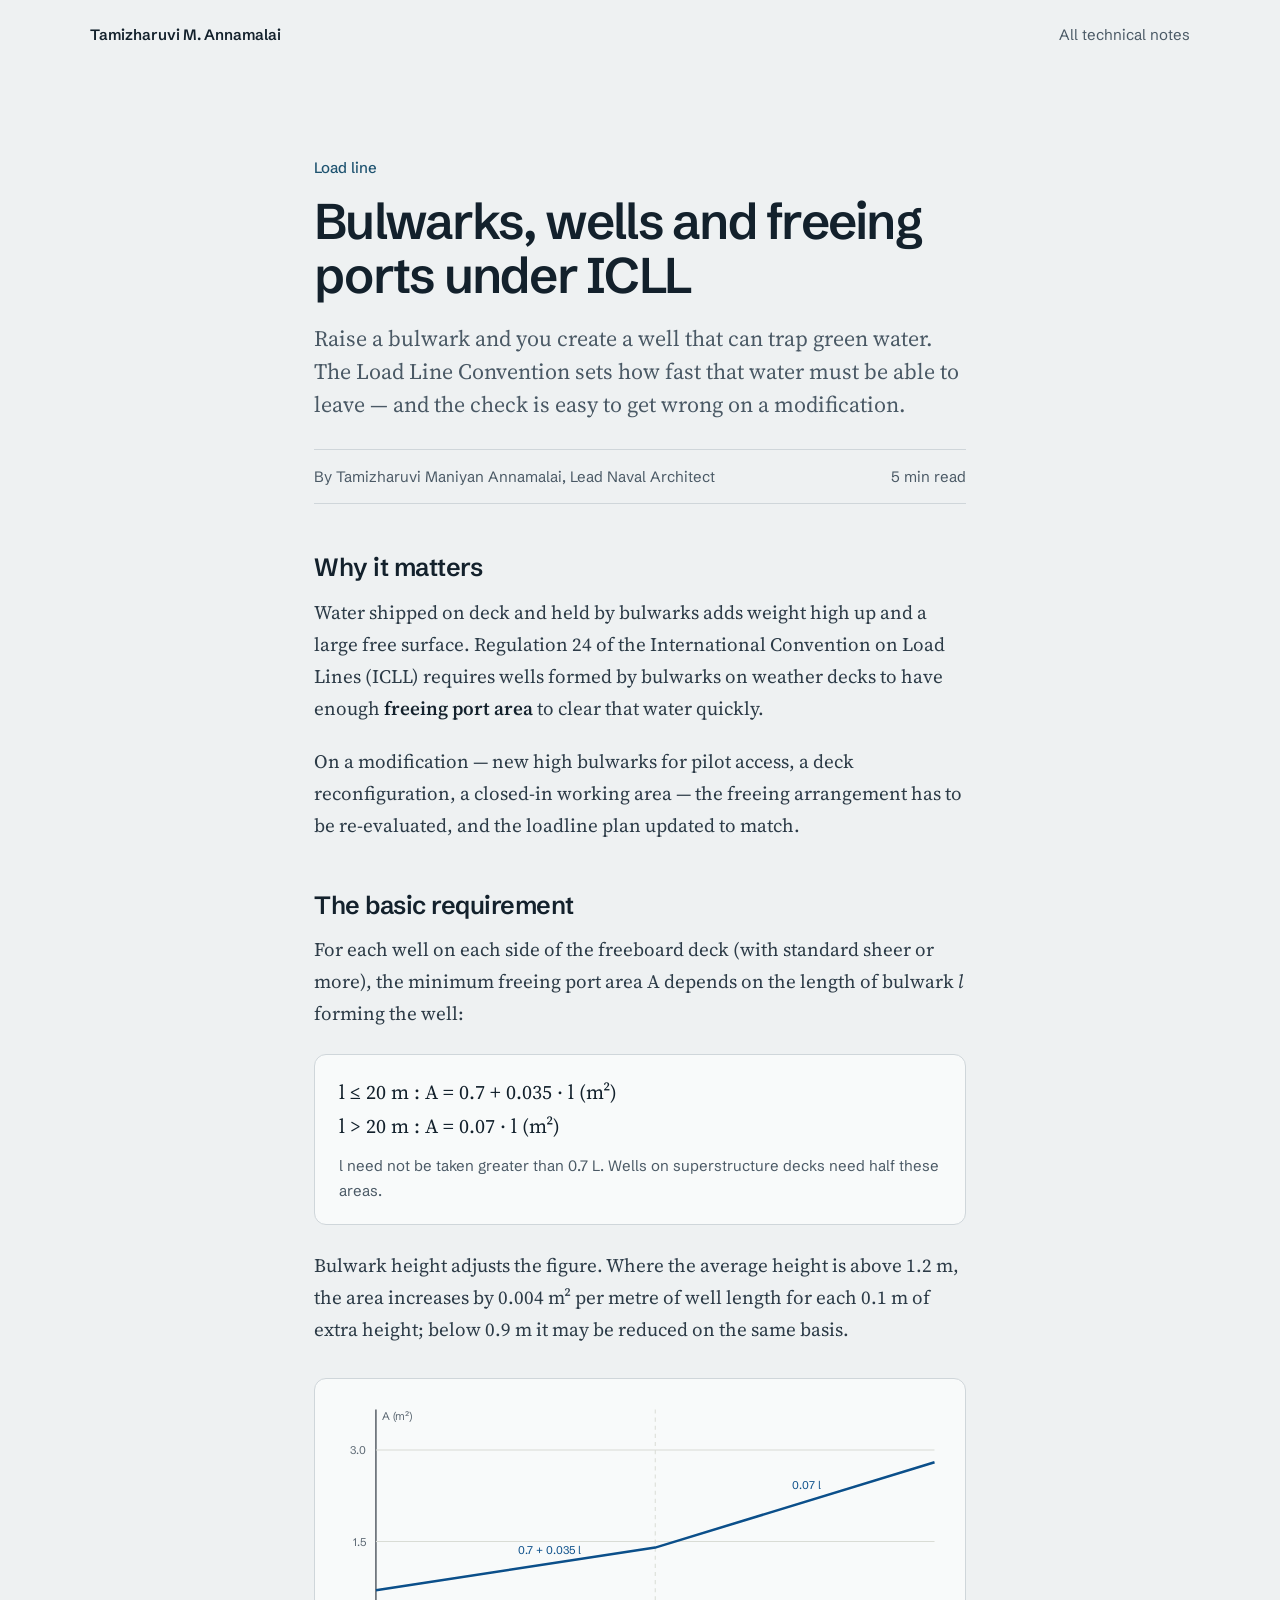
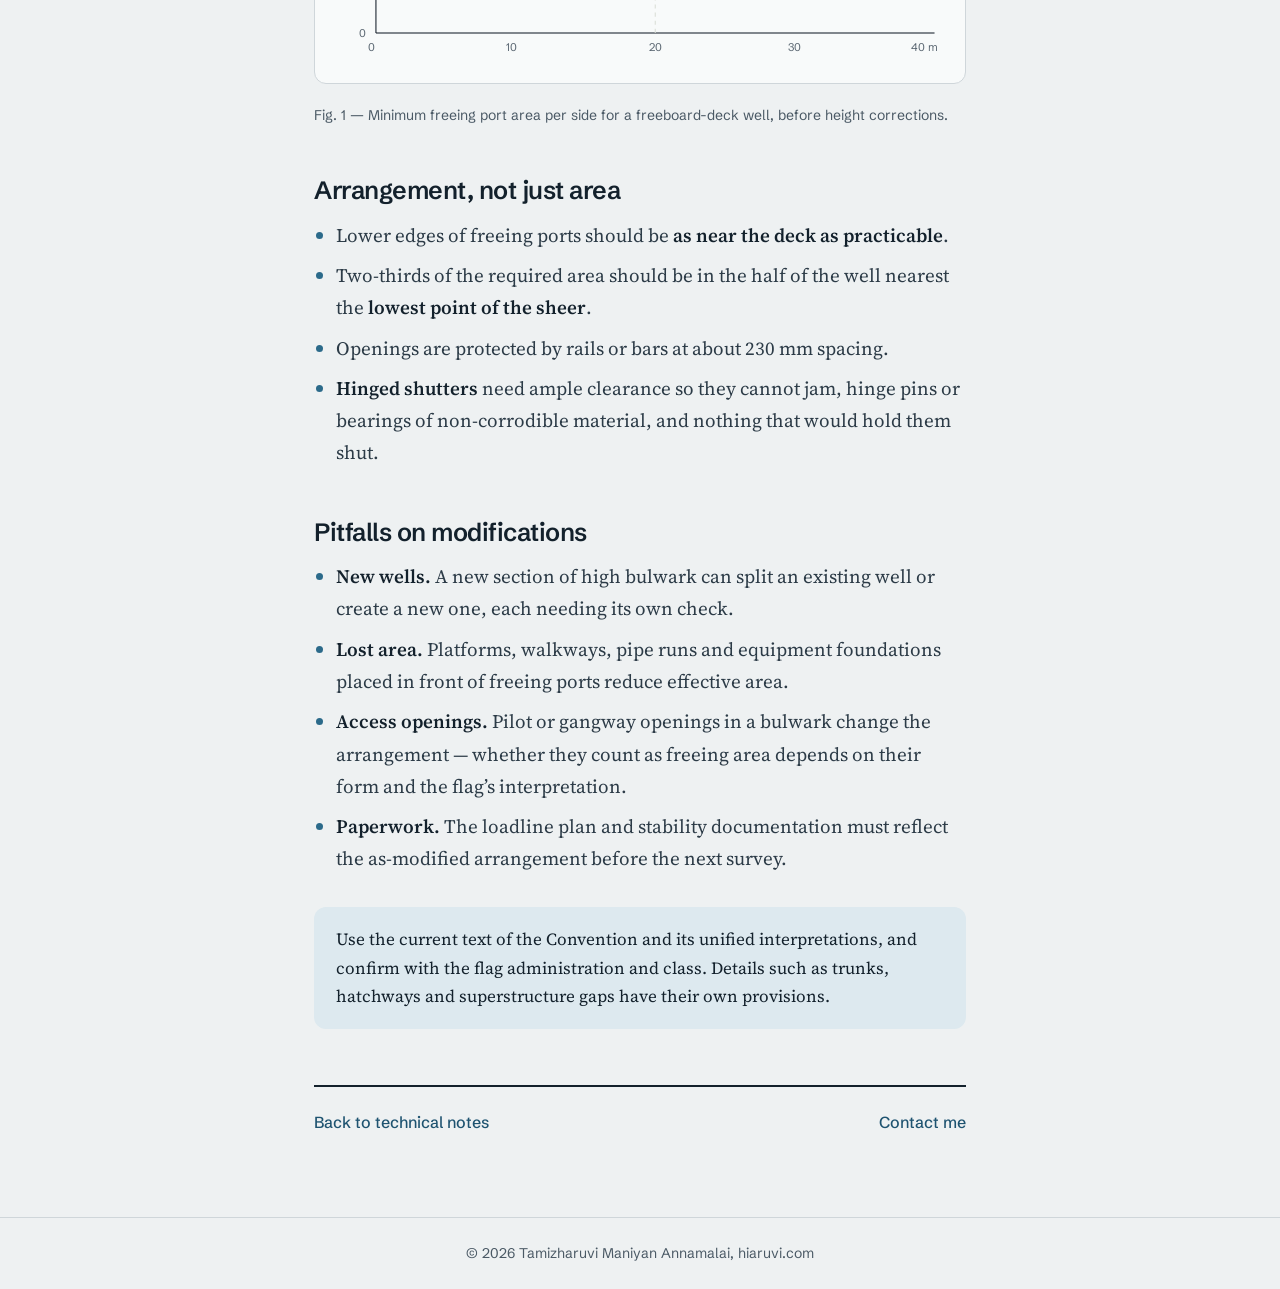
<file: insights/freeing-ports-icll.html>
<!doctype html>
<html lang="en">
<head>
<meta charset="utf-8">
<meta name="viewport" content="width=device-width, initial-scale=1">
<title>Bulwarks, wells and freeing ports under ICLL — Tamizharuvi Maniyan Annamalai</title>
<meta name="description" content="Raise a bulwark and you create a well that can trap green water. The Load Line Convention sets how fast that water must be able to leave — and the check is easy to get wrong on a modification.">
<meta property="og:title" content="Bulwarks, wells and freeing ports under ICLL">
<meta property="og:description" content="Raise a bulwark and you create a well that can trap green water. The Load Line Convention sets how fast that water must be able to leave — and the check is easy to get wrong on a modification.">
<meta property="og:type" content="article">
<link rel="icon" href="data:image/svg+xml,%3Csvg xmlns='http://www.w3.org/2000/svg' viewBox='0 0 64 64'%3E%3Crect width='64' height='64' rx='10' fill='%230B1520'/%3E%3Cpath d='M12 38h40l-5 10H17z' fill='none' stroke='%23F7F7F4' stroke-width='3'/%3E%3Cpath d='M8 42h48' stroke='%236FA8DC' stroke-width='3'/%3E%3C/svg%3E">
<link rel="preconnect" href="https://fonts.googleapis.com">
<link rel="preconnect" href="https://fonts.gstatic.com" crossorigin>
<link href="https://fonts.googleapis.com/css2?family=Schibsted+Grotesk:wght@400;500;600&family=Source+Serif+4:ital,opsz,wght@0,8..60,400;0,8..60,600;1,8..60,400&display=swap" rel="stylesheet">
<link rel="stylesheet" href="../assets/article.css">
</head>
<body>
<header class="top"><a class="me" href="../">Tamizharuvi M. Annamalai</a><a class="back" href="../#notes">All technical notes</a></header>
<main>
<article>
  <span class="topic">Load line</span>
  <h1>Bulwarks, wells and freeing ports under ICLL</h1>
  <p class="dek">Raise a bulwark and you create a well that can trap green water. The Load Line Convention sets how fast that water must be able to leave — and the check is easy to get wrong on a modification.</p>
  <div class="byline"><span>By Tamizharuvi Maniyan Annamalai, Lead Naval Architect</span><span>5 min read</span></div>

  <h2>Why it matters</h2>
  <p>Water shipped on deck and held by bulwarks adds weight high up and a large free surface. Regulation 24 of the International Convention on Load Lines (ICLL) requires wells formed by bulwarks on weather decks to have enough <strong>freeing port area</strong> to clear that water quickly.</p>
  <p>On a modification — new high bulwarks for pilot access, a deck reconfiguration, a closed-in working area — the freeing arrangement has to be re-evaluated, and the loadline plan updated to match.</p>

  <h2>The basic requirement</h2>
  <p>For each well on each side of the freeboard deck (with standard sheer or more), the minimum freeing port area A depends on the length of bulwark <em>l</em> forming the well:</p>
  <div class="eq">l ≤ 20 m : A = 0.7 + 0.035 · l   (m²)<br>l &gt; 20 m : A = 0.07 · l   (m²)
    <small>l need not be taken greater than 0.7 L. Wells on superstructure decks need half these areas.</small></div>
  <p>Bulwark height adjusts the figure. Where the average height is above 1.2 m, the area increases by 0.004 m² per metre of well length for each 0.1 m of extra height; below 0.9 m it may be reduced on the same basis.</p>

  <figure>
    <svg viewBox="0 0 640 300" role="img" aria-label="Chart of minimum freeing port area against well length: 0.7 plus 0.035 l up to 20 metres, then 0.07 l">
      <line x1="60" y1="250" x2="610" y2="250" stroke="#0B1520" stroke-width="1"/>
      <line x1="60" y1="30" x2="60" y2="250" stroke="#0B1520" stroke-width="1"/>
      <g font-family="Schibsted Grotesk, sans-serif" font-size="11" fill="#5B6772">
        <text x="56" y="268" text-anchor="middle">0</text>
        <text x="193" y="268" text-anchor="middle">10</text>
        <text x="335" y="268" text-anchor="middle">20</text>
        <text x="472" y="268" text-anchor="middle">30</text>
        <text x="600" y="268" text-anchor="middle">40 m</text>
        <text x="50" y="254" text-anchor="end">0</text>
        <text x="50" y="164" text-anchor="end">1.5</text>
        <text x="50" y="74" text-anchor="end">3.0</text>
        <text x="66" y="40">A (m²)</text>
      </g>
      <line x1="60" y1="160" x2="610" y2="160" stroke="#D9DCD5"/>
      <line x1="60" y1="70" x2="610" y2="70" stroke="#D9DCD5"/>
      <line x1="335" y1="30" x2="335" y2="250" stroke="#D9DCD5" stroke-dasharray="4 4"/>
      <path d="M60 208 L335 166 L610 82" fill="none" stroke="#0B4F8A" stroke-width="2.5"/>
      <text x="200" y="172" font-family="Schibsted Grotesk, sans-serif" font-size="11" fill="#0B4F8A">0.7 + 0.035 l</text>
      <text x="470" y="108" font-family="Schibsted Grotesk, sans-serif" font-size="11" fill="#0B4F8A">0.07 l</text>
    </svg>
    <figcaption>Fig. 1 — Minimum freeing port area per side for a freeboard-deck well, before height corrections.</figcaption>
  </figure>

  <h2>Arrangement, not just area</h2>
  <ul>
    <li>Lower edges of freeing ports should be <strong>as near the deck as practicable</strong>.</li>
    <li>Two-thirds of the required area should be in the half of the well nearest the <strong>lowest point of the sheer</strong>.</li>
    <li>Openings are protected by rails or bars at about 230 mm spacing.</li>
    <li><strong>Hinged shutters</strong> need ample clearance so they cannot jam, hinge pins or bearings of non-corrodible material, and nothing that would hold them shut.</li>
  </ul>

  <h2>Pitfalls on modifications</h2>
  <ul>
    <li><strong>New wells.</strong> A new section of high bulwark can split an existing well or create a new one, each needing its own check.</li>
    <li><strong>Lost area.</strong> Platforms, walkways, pipe runs and equipment foundations placed in front of freeing ports reduce effective area.</li>
    <li><strong>Access openings.</strong> Pilot or gangway openings in a bulwark change the arrangement — whether they count as freeing area depends on their form and the flag’s interpretation.</li>
    <li><strong>Paperwork.</strong> The loadline plan and stability documentation must reflect the as-modified arrangement before the next survey.</li>
  </ul>

  <div class="note">Use the current text of the Convention and its unified interpretations, and confirm with the flag administration and class. Details such as trunks, hatchways and superstructure gaps have their own provisions.</div>

  <div class="end">
    <a href="../#notes">Back to technical notes</a>
    <a href="../#contact">Contact me</a>
  </div>
</article>
</main>
<footer>© 2026 Tamizharuvi Maniyan Annamalai, hiaruvi.com</footer>
</body>
</html>
</file>
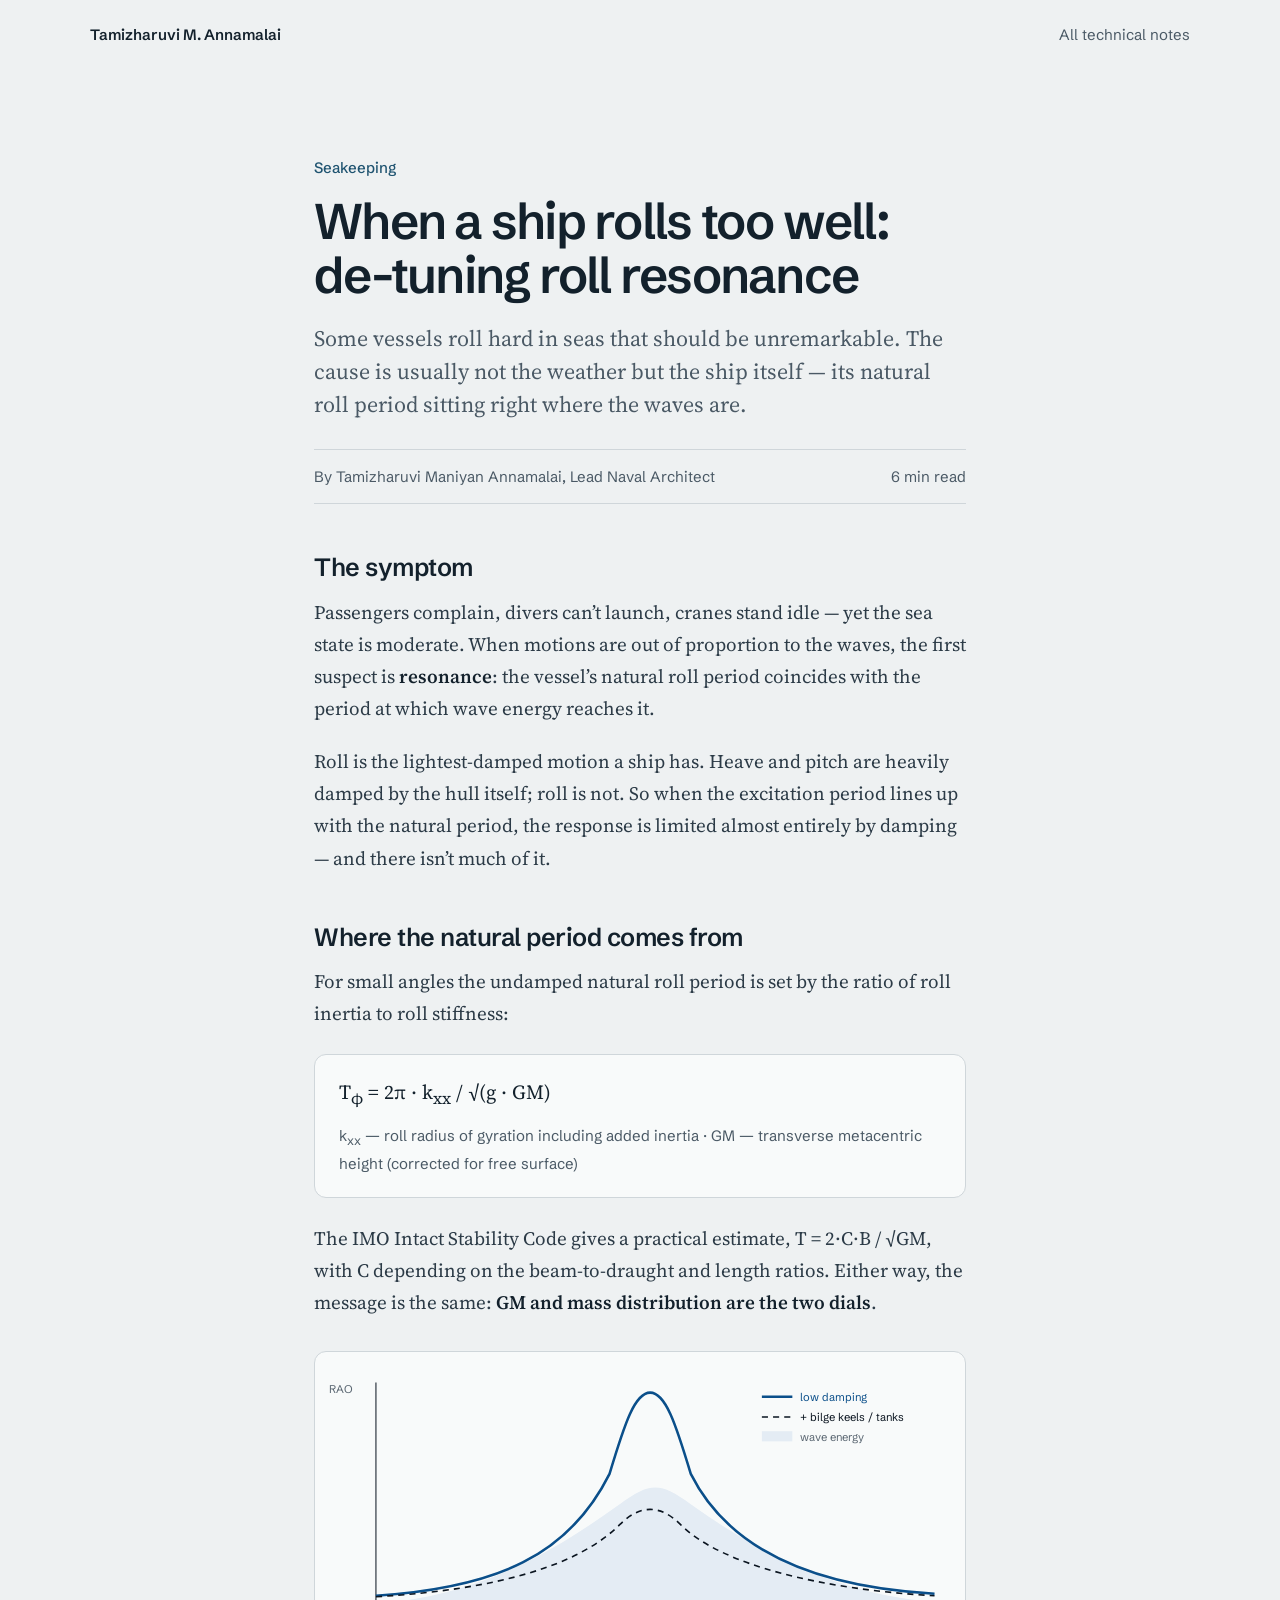
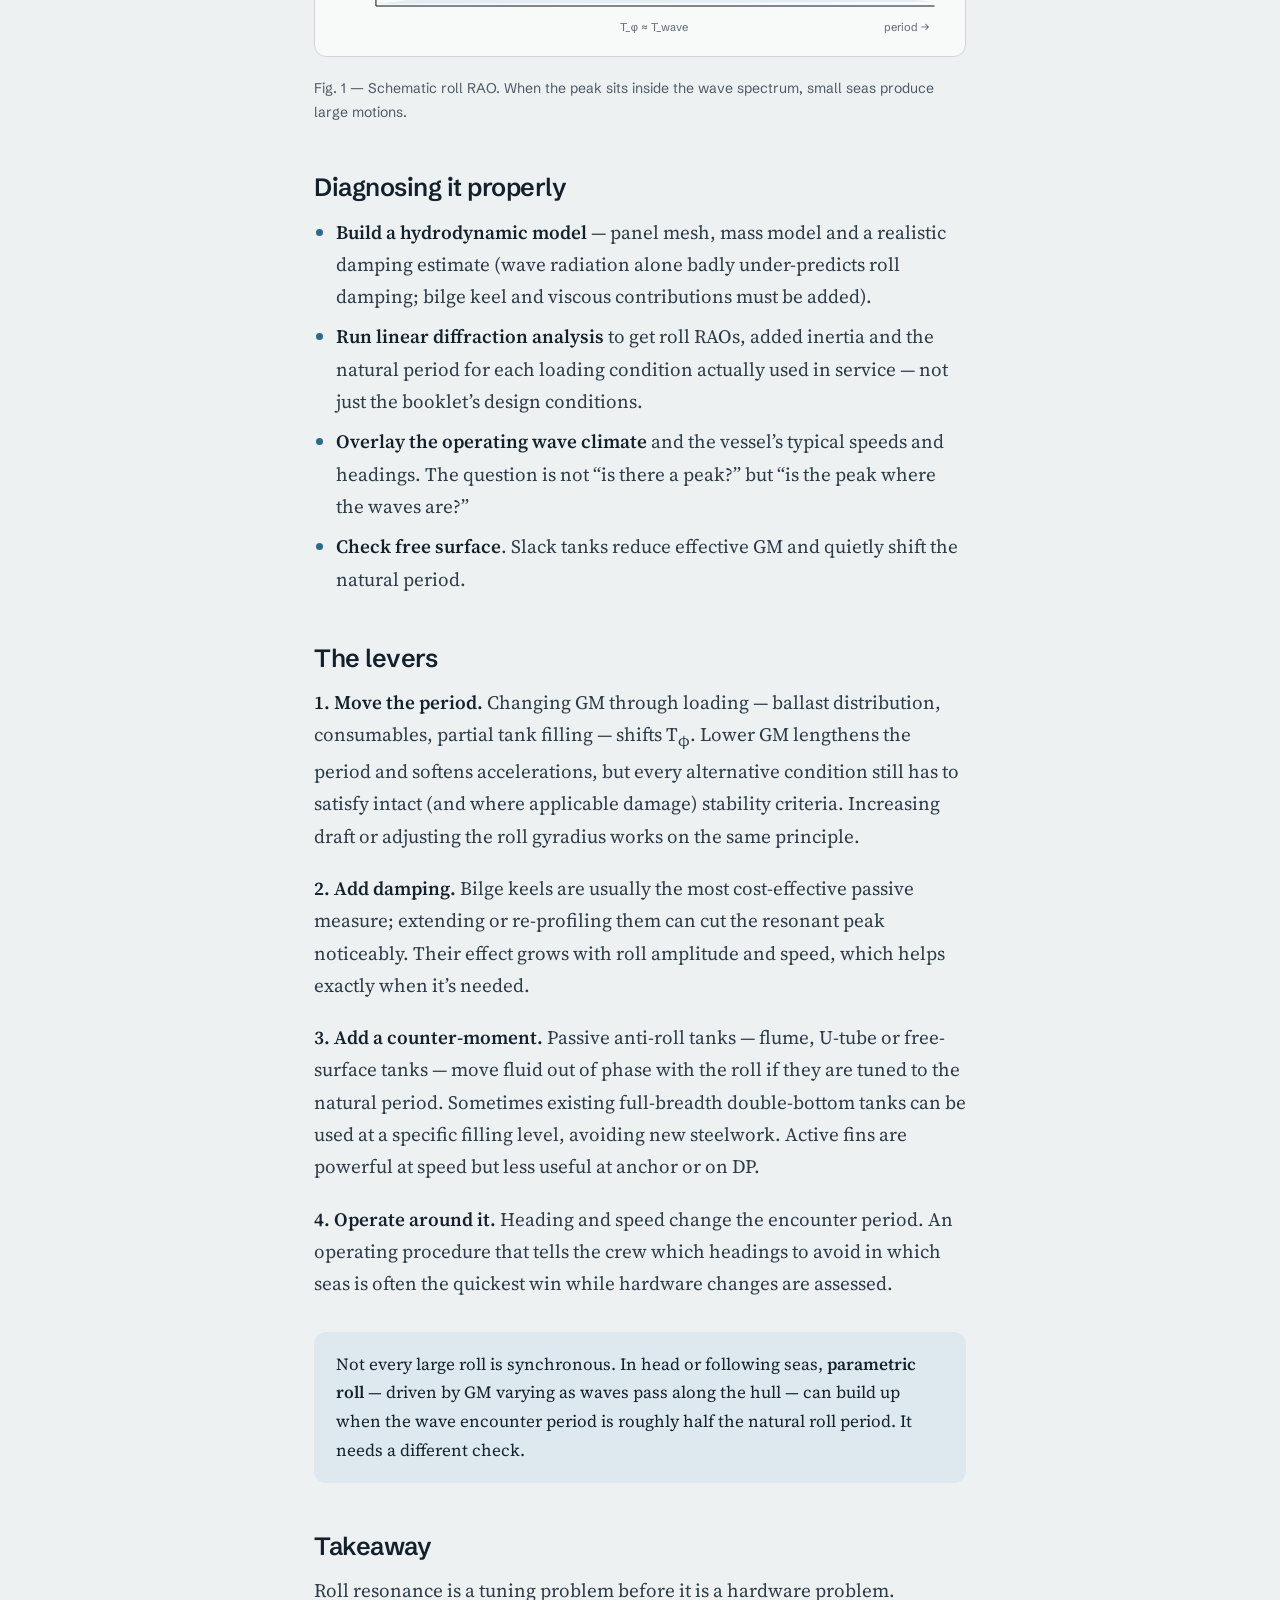
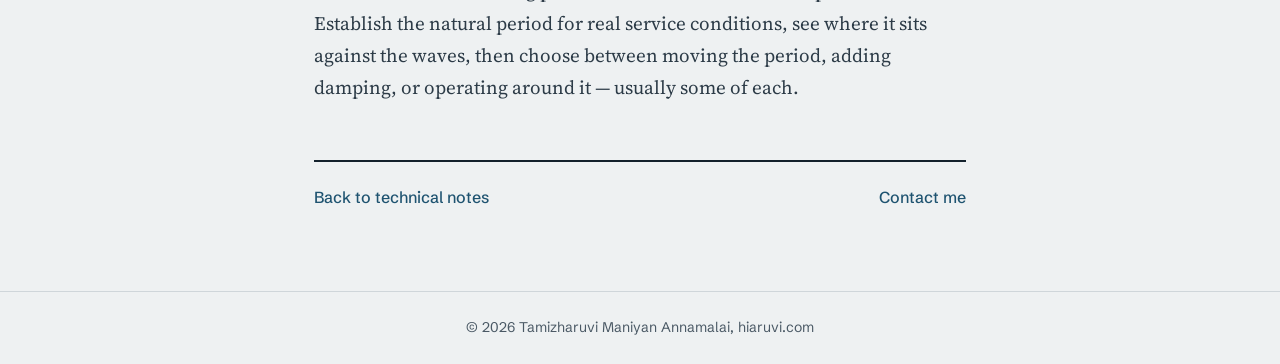
<file: insights/roll-resonance.html>
<!doctype html>
<html lang="en">
<head>
<meta charset="utf-8">
<meta name="viewport" content="width=device-width, initial-scale=1">
<title>When a ship rolls too well: de-tuning roll resonance — Tamizharuvi Maniyan Annamalai</title>
<meta name="description" content="Some vessels roll hard in seas that should be unremarkable. The cause is usually not the weather but the ship itself — its natural roll period sitting right where the waves are.">
<meta property="og:title" content="When a ship rolls too well: de-tuning roll resonance">
<meta property="og:description" content="Some vessels roll hard in seas that should be unremarkable. The cause is usually not the weather but the ship itself — its natural roll period sitting right where the waves are.">
<meta property="og:type" content="article">
<link rel="icon" href="data:image/svg+xml,%3Csvg xmlns='http://www.w3.org/2000/svg' viewBox='0 0 64 64'%3E%3Crect width='64' height='64' rx='10' fill='%230B1520'/%3E%3Cpath d='M12 38h40l-5 10H17z' fill='none' stroke='%23F7F7F4' stroke-width='3'/%3E%3Cpath d='M8 42h48' stroke='%236FA8DC' stroke-width='3'/%3E%3C/svg%3E">
<link rel="preconnect" href="https://fonts.googleapis.com">
<link rel="preconnect" href="https://fonts.gstatic.com" crossorigin>
<link href="https://fonts.googleapis.com/css2?family=Schibsted+Grotesk:wght@400;500;600&family=Source+Serif+4:ital,opsz,wght@0,8..60,400;0,8..60,600;1,8..60,400&display=swap" rel="stylesheet">
<link rel="stylesheet" href="../assets/article.css">
</head>
<body>
<header class="top"><a class="me" href="../">Tamizharuvi M. Annamalai</a><a class="back" href="../#notes">All technical notes</a></header>
<main>
<article>
  <span class="topic">Seakeeping</span>
  <h1>When a ship rolls too well: de-tuning roll resonance</h1>
  <p class="dek">Some vessels roll hard in seas that should be unremarkable. The cause is usually not the weather but the ship itself — its natural roll period sitting right where the waves are.</p>
  <div class="byline"><span>By Tamizharuvi Maniyan Annamalai, Lead Naval Architect</span><span>6 min read</span></div>

  <h2>The symptom</h2>
  <p>Passengers complain, divers can’t launch, cranes stand idle — yet the sea state is moderate. When motions are out of proportion to the waves, the first suspect is <strong>resonance</strong>: the vessel’s natural roll period coincides with the period at which wave energy reaches it.</p>
  <p>Roll is the lightest-damped motion a ship has. Heave and pitch are heavily damped by the hull itself; roll is not. So when the excitation period lines up with the natural period, the response is limited almost entirely by damping — and there isn’t much of it.</p>

  <h2>Where the natural period comes from</h2>
  <p>For small angles the undamped natural roll period is set by the ratio of roll inertia to roll stiffness:</p>
  <div class="eq">T<sub>φ</sub> = 2π · k<sub>xx</sub> / √(g · GM)
    <small>k<sub>xx</sub> — roll radius of gyration including added inertia · GM — transverse metacentric height (corrected for free surface)</small></div>
  <p>The IMO Intact Stability Code gives a practical estimate, T = 2·C·B / √GM, with C depending on the beam-to-draught and length ratios. Either way, the message is the same: <strong>GM and mass distribution are the two dials</strong>.</p>

  <figure>
    <svg viewBox="0 0 640 300" role="img" aria-label="Roll response amplitude operator against wave period for low and higher damping, with a wave spectrum overlapping the resonant peak">
      <line x1="60" y1="250" x2="610" y2="250" stroke="#0B1520" stroke-width="1"/>
      <line x1="60" y1="30" x2="60" y2="250" stroke="#0B1520" stroke-width="1"/>
      <path d="M60 248 C 160 240 230 200 300 150 C 330 128 340 128 370 150 C 440 200 520 240 610 246 Z" fill="#E4ECF4" stroke="none"/>
      <path d="M60 240 C 180 232 250 200 290 120 C 305 70 315 40 330 40 C 345 40 355 70 370 120 C 410 200 500 232 610 238" fill="none" stroke="#0B4F8A" stroke-width="2.5"/>
      <path d="M60 241 C 180 234 260 210 300 170 C 320 150 340 150 360 170 C 400 210 500 234 610 240" fill="none" stroke="#0B1520" stroke-width="1.6" stroke-dasharray="6 5"/>
      <g font-family="Schibsted Grotesk, sans-serif" font-size="11">
        <line x1="440" y1="44" x2="470" y2="44" stroke="#0B4F8A" stroke-width="2.5"/><text x="478" y="48" fill="#0B4F8A">low damping</text>
        <line x1="440" y1="64" x2="470" y2="64" stroke="#0B1520" stroke-width="1.6" stroke-dasharray="6 5"/><text x="478" y="68" fill="#0B1520">+ bilge keels / tanks</text>
        <rect x="440" y="78" width="30" height="10" fill="#E4ECF4"/><text x="478" y="88" fill="#5B6772">wave energy</text>
      </g>
      <text x="300" y="275" font-family="Schibsted Grotesk, sans-serif" font-size="11" fill="#5B6772">T_φ ≈ T_wave</text>
      <text x="560" y="275" font-family="Schibsted Grotesk, sans-serif" font-size="11" fill="#5B6772">period →</text>
      <text x="14" y="40" font-family="Schibsted Grotesk, sans-serif" font-size="11" fill="#5B6772">RAO</text>
    </svg>
    <figcaption>Fig. 1 — Schematic roll RAO. When the peak sits inside the wave spectrum, small seas produce large motions.</figcaption>
  </figure>

  <h2>Diagnosing it properly</h2>
  <ul>
    <li><strong>Build a hydrodynamic model</strong> — panel mesh, mass model and a realistic damping estimate (wave radiation alone badly under-predicts roll damping; bilge keel and viscous contributions must be added).</li>
    <li><strong>Run linear diffraction analysis</strong> to get roll RAOs, added inertia and the natural period for each loading condition actually used in service — not just the booklet’s design conditions.</li>
    <li><strong>Overlay the operating wave climate</strong> and the vessel’s typical speeds and headings. The question is not “is there a peak?” but “is the peak where the waves are?”</li>
    <li><strong>Check free surface</strong>. Slack tanks reduce effective GM and quietly shift the natural period.</li>
  </ul>

  <h2>The levers</h2>
  <p><strong>1. Move the period.</strong> Changing GM through loading — ballast distribution, consumables, partial tank filling — shifts T<sub>φ</sub>. Lower GM lengthens the period and softens accelerations, but every alternative condition still has to satisfy intact (and where applicable damage) stability criteria. Increasing draft or adjusting the roll gyradius works on the same principle.</p>
  <p><strong>2. Add damping.</strong> Bilge keels are usually the most cost-effective passive measure; extending or re-profiling them can cut the resonant peak noticeably. Their effect grows with roll amplitude and speed, which helps exactly when it’s needed.</p>
  <p><strong>3. Add a counter-moment.</strong> Passive anti-roll tanks — flume, U-tube or free-surface tanks — move fluid out of phase with the roll if they are tuned to the natural period. Sometimes existing full-breadth double-bottom tanks can be used at a specific filling level, avoiding new steelwork. Active fins are powerful at speed but less useful at anchor or on DP.</p>
  <p><strong>4. Operate around it.</strong> Heading and speed change the encounter period. An operating procedure that tells the crew which headings to avoid in which seas is often the quickest win while hardware changes are assessed.</p>

  <div class="note">Not every large roll is synchronous. In head or following seas, <strong>parametric roll</strong> — driven by GM varying as waves pass along the hull — can build up when the wave encounter period is roughly half the natural roll period. It needs a different check.</div>

  <h2>Takeaway</h2>
  <p>Roll resonance is a tuning problem before it is a hardware problem. Establish the natural period for real service conditions, see where it sits against the waves, then choose between moving the period, adding damping, or operating around it — usually some of each.</p>

  <div class="end">
    <a href="../#notes">Back to technical notes</a>
    <a href="../#contact">Contact me</a>
  </div>
</article>
</main>
<footer>© 2026 Tamizharuvi Maniyan Annamalai, hiaruvi.com</footer>
</body>
</html>
</file>
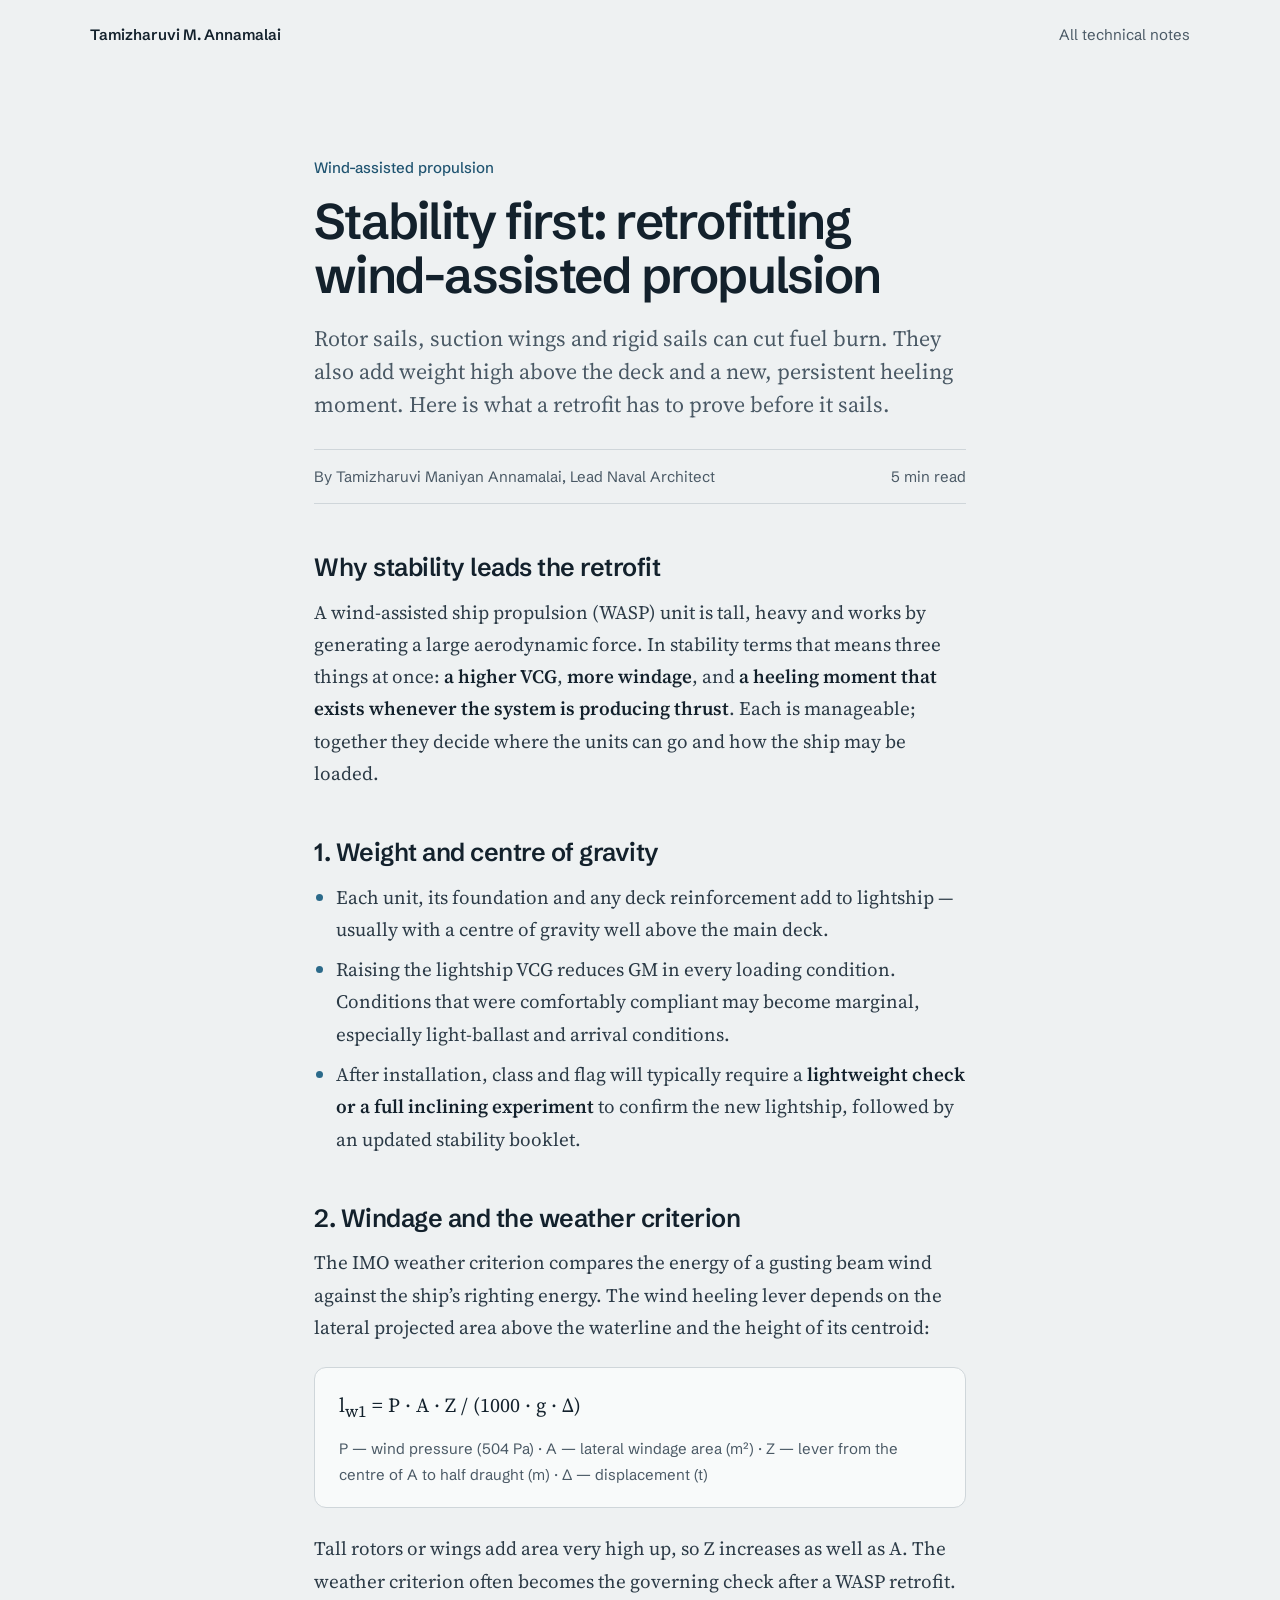
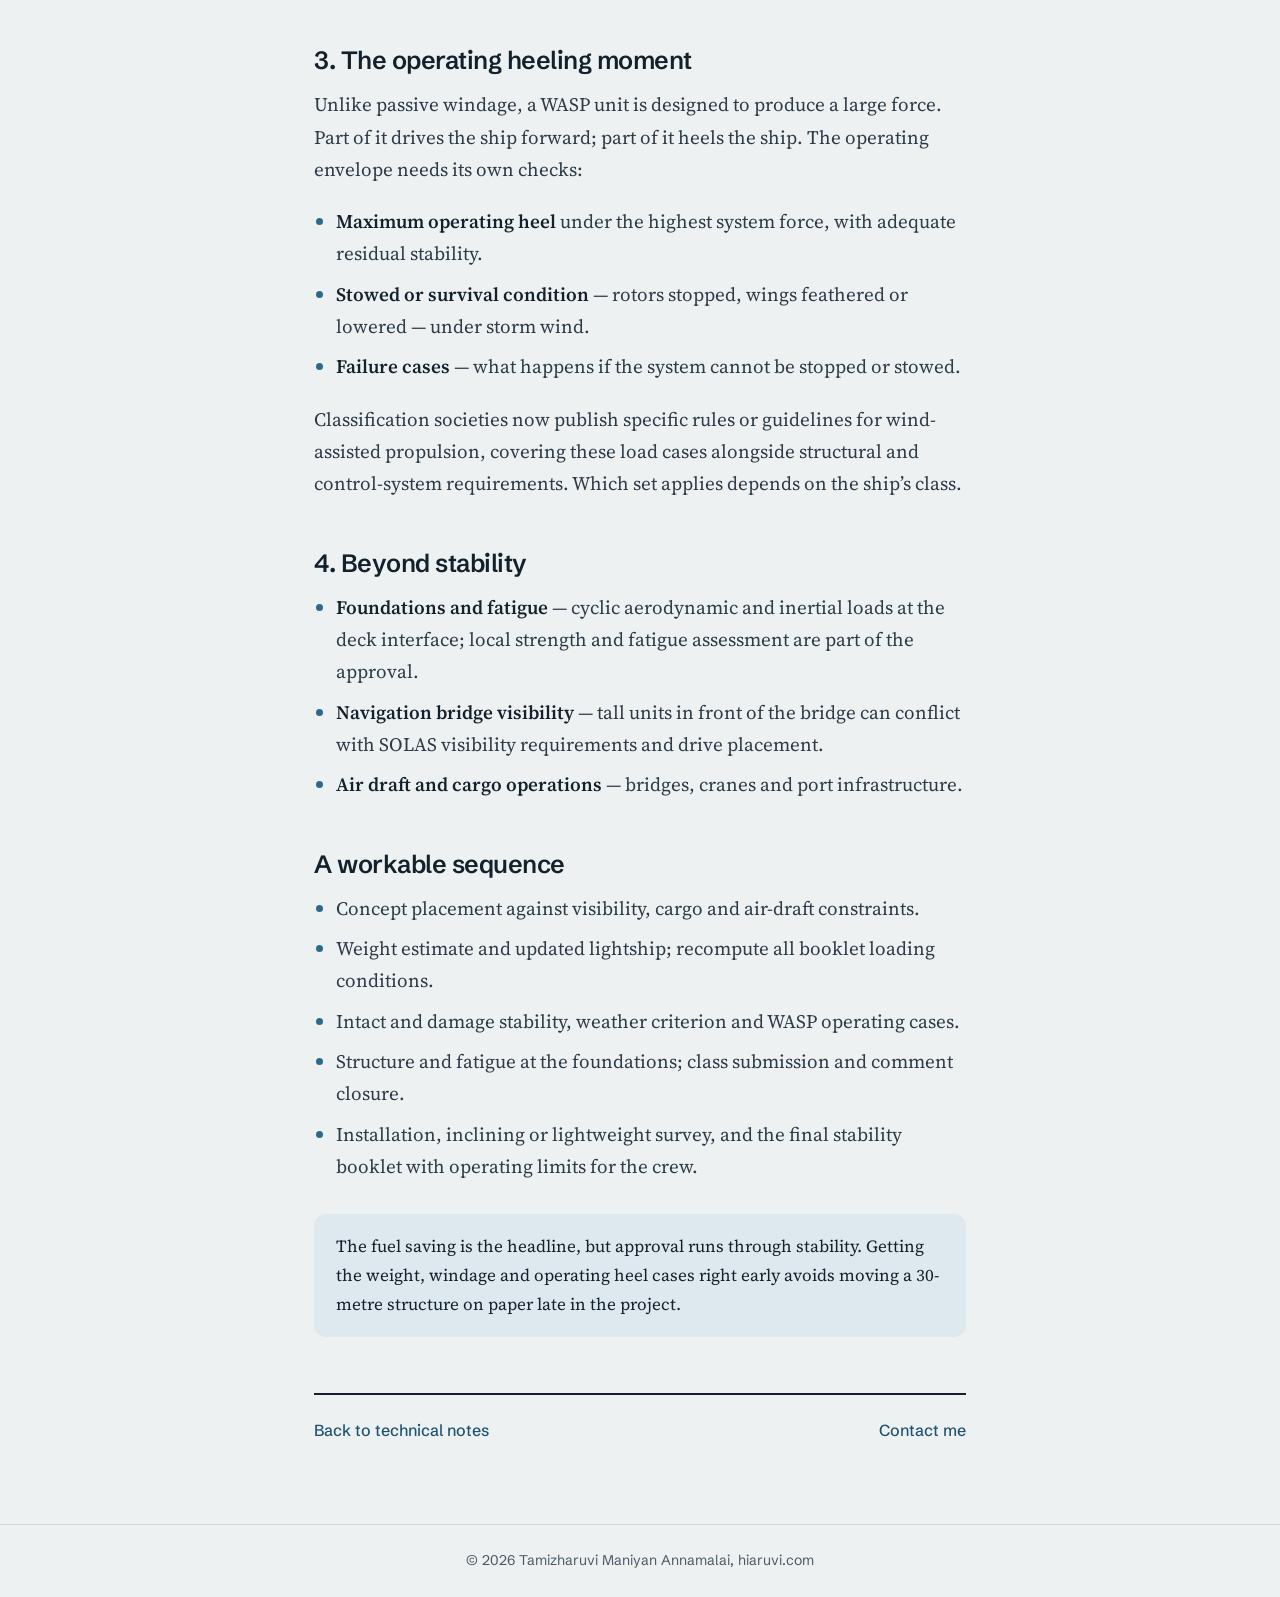
<file: insights/wind-assisted-propulsion-stability.html>
<!doctype html>
<html lang="en">
<head>
<meta charset="utf-8">
<meta name="viewport" content="width=device-width, initial-scale=1">
<title>Stability first: retrofitting wind-assisted propulsion — Tamizharuvi Maniyan Annamalai</title>
<meta name="description" content="Rotor sails, suction wings and rigid sails can cut fuel burn. They also add weight high above the deck and a new, persistent heeling moment. Here is what a retrofit has to prove before it sails.">
<meta property="og:title" content="Stability first: retrofitting wind-assisted propulsion">
<meta property="og:description" content="Rotor sails, suction wings and rigid sails can cut fuel burn. They also add weight high above the deck and a new, persistent heeling moment. Here is what a retrofit has to prove before it sails.">
<meta property="og:type" content="article">
<link rel="icon" href="data:image/svg+xml,%3Csvg xmlns='http://www.w3.org/2000/svg' viewBox='0 0 64 64'%3E%3Crect width='64' height='64' rx='10' fill='%230B1520'/%3E%3Cpath d='M12 38h40l-5 10H17z' fill='none' stroke='%23F7F7F4' stroke-width='3'/%3E%3Cpath d='M8 42h48' stroke='%236FA8DC' stroke-width='3'/%3E%3C/svg%3E">
<link rel="preconnect" href="https://fonts.googleapis.com">
<link rel="preconnect" href="https://fonts.gstatic.com" crossorigin>
<link href="https://fonts.googleapis.com/css2?family=Schibsted+Grotesk:wght@400;500;600&family=Source+Serif+4:ital,opsz,wght@0,8..60,400;0,8..60,600;1,8..60,400&display=swap" rel="stylesheet">
<link rel="stylesheet" href="../assets/article.css">
</head>
<body>
<header class="top"><a class="me" href="../">Tamizharuvi M. Annamalai</a><a class="back" href="../#notes">All technical notes</a></header>
<main>
<article>
  <span class="topic">Wind-assisted propulsion</span>
  <h1>Stability first: retrofitting wind-assisted propulsion</h1>
  <p class="dek">Rotor sails, suction wings and rigid sails can cut fuel burn. They also add weight high above the deck and a new, persistent heeling moment. Here is what a retrofit has to prove before it sails.</p>
  <div class="byline"><span>By Tamizharuvi Maniyan Annamalai, Lead Naval Architect</span><span>5 min read</span></div>

  <h2>Why stability leads the retrofit</h2>
  <p>A wind-assisted ship propulsion (WASP) unit is tall, heavy and works by generating a large aerodynamic force. In stability terms that means three things at once: <strong>a higher VCG</strong>, <strong>more windage</strong>, and <strong>a heeling moment that exists whenever the system is producing thrust</strong>. Each is manageable; together they decide where the units can go and how the ship may be loaded.</p>

  <h2>1. Weight and centre of gravity</h2>
  <ul>
    <li>Each unit, its foundation and any deck reinforcement add to lightship — usually with a centre of gravity well above the main deck.</li>
    <li>Raising the lightship VCG reduces GM in every loading condition. Conditions that were comfortably compliant may become marginal, especially light-ballast and arrival conditions.</li>
    <li>After installation, class and flag will typically require a <strong>lightweight check or a full inclining experiment</strong> to confirm the new lightship, followed by an updated stability booklet.</li>
  </ul>

  <h2>2. Windage and the weather criterion</h2>
  <p>The IMO weather criterion compares the energy of a gusting beam wind against the ship’s righting energy. The wind heeling lever depends on the lateral projected area above the waterline and the height of its centroid:</p>
  <div class="eq">l<sub>w1</sub> = P · A · Z / (1000 · g · Δ)
    <small>P — wind pressure (504 Pa) · A — lateral windage area (m²) · Z — lever from the centre of A to half draught (m) · Δ — displacement (t)</small></div>
  <p>Tall rotors or wings add area very high up, so Z increases as well as A. The weather criterion often becomes the governing check after a WASP retrofit.</p>

  <h2>3. The operating heeling moment</h2>
  <p>Unlike passive windage, a WASP unit is designed to produce a large force. Part of it drives the ship forward; part of it heels the ship. The operating envelope needs its own checks:</p>
  <ul>
    <li><strong>Maximum operating heel</strong> under the highest system force, with adequate residual stability.</li>
    <li><strong>Stowed or survival condition</strong> — rotors stopped, wings feathered or lowered — under storm wind.</li>
    <li><strong>Failure cases</strong> — what happens if the system cannot be stopped or stowed.</li>
  </ul>
  <p>Classification societies now publish specific rules or guidelines for wind-assisted propulsion, covering these load cases alongside structural and control-system requirements. Which set applies depends on the ship’s class.</p>

  <h2>4. Beyond stability</h2>
  <ul>
    <li><strong>Foundations and fatigue</strong> — cyclic aerodynamic and inertial loads at the deck interface; local strength and fatigue assessment are part of the approval.</li>
    <li><strong>Navigation bridge visibility</strong> — tall units in front of the bridge can conflict with SOLAS visibility requirements and drive placement.</li>
    <li><strong>Air draft and cargo operations</strong> — bridges, cranes and port infrastructure.</li>
  </ul>

  <h2>A workable sequence</h2>
  <ul>
    <li>Concept placement against visibility, cargo and air-draft constraints.</li>
    <li>Weight estimate and updated lightship; recompute all booklet loading conditions.</li>
    <li>Intact and damage stability, weather criterion and WASP operating cases.</li>
    <li>Structure and fatigue at the foundations; class submission and comment closure.</li>
    <li>Installation, inclining or lightweight survey, and the final stability booklet with operating limits for the crew.</li>
  </ul>

  <div class="note">The fuel saving is the headline, but approval runs through stability. Getting the weight, windage and operating heel cases right early avoids moving a 30-metre structure on paper late in the project.</div>

  <div class="end">
    <a href="../#notes">Back to technical notes</a>
    <a href="../#contact">Contact me</a>
  </div>
</article>
</main>
<footer>© 2026 Tamizharuvi Maniyan Annamalai, hiaruvi.com</footer>
</body>
</html>
</file>
<file: assets/site.css>
/* hiaruvi.com */
@view-transition{navigation:auto}
:root{
  --paper:#F4F6F7; --card:#FFFFFF; --ink:#13212C; --slate:#4A5965; --rule:#D5DCE1;
  --blue:#1F5F8B; --blue-deep:#174A6D; --blue-soft:#E3EDF4; --oxide:#9E3B2C;
  --sans:"Schibsted Grotesk",system-ui,-apple-system,"Segoe UI",sans-serif;
  --serif:"Source Serif 4",Georgia,serif;
  --wrap:1240px; --g:clamp(16px,3.5vw,40px); --head:72px;
  --r-lg:28px; --r:22px; --r-sm:14px;
  --shadow:0 1px 2px rgba(19,33,44,.04),0 10px 30px rgba(19,33,44,.07);
  --ease:cubic-bezier(.25,.1,.25,1); --out:cubic-bezier(.16,1,.3,1);
}
*{box-sizing:border-box}
html,body{margin:0}
body{background:var(--paper);color:var(--ink);font-family:var(--serif);font-size:18px;line-height:1.65;-webkit-font-smoothing:antialiased}
h1,h2,h3,h4,.sans{font-family:var(--sans)}
a{color:var(--blue-deep)}
img{display:block;max-width:100%;height:auto}
:focus-visible{outline:2.5px solid var(--blue);outline-offset:3px;border-radius:8px}
.wrap{max-width:var(--wrap);margin:0 auto;padding:0 var(--g)}
.ico{width:16px;height:16px;flex:none}
.skip{position:absolute;left:-9999px}.skip:focus{left:16px;top:16px;z-index:99;background:var(--ink);color:#fff;padding:10px 14px;border-radius:10px}

/* fixed background: grid + lines-plan artwork (content moves over it) */
.bg{position:fixed;inset:0;z-index:-1;pointer-events:none;
  background-image:linear-gradient(rgba(19,33,44,.035) 1px,transparent 1px),linear-gradient(90deg,rgba(19,33,44,.035) 1px,transparent 1px);background-size:36px 36px}
.bg img{position:absolute;right:-3vw;bottom:-3vh;width:min(1150px,80vw);opacity:.22}
.bg.live img{display:none}
.bg canvas.hull3d{position:absolute;inset:0;width:100%;height:100%;opacity:.5}

/* header */
.top{position:sticky;top:0;z-index:50;height:var(--head);background:rgba(244,246,247,.7);backdrop-filter:saturate(180%) blur(20px);-webkit-backdrop-filter:saturate(180%) blur(20px);border-bottom:1px solid rgba(213,220,225,.8)}
.top .wrap{height:100%;display:flex;align-items:center;justify-content:space-between;gap:16px;font-family:var(--sans)}
.me{text-decoration:none;color:var(--ink);line-height:1.2;min-width:0}
.me b{display:block;font-weight:600;font-size:16.5px;letter-spacing:-.01em;white-space:nowrap}
.me span{display:block;font-size:12.5px;color:var(--slate);white-space:nowrap}
.menu{display:flex;gap:2px;list-style:none;margin:0;padding:4px;font-size:15px;background:rgba(255,255,255,.55);border:1px solid rgba(213,220,225,.9);border-radius:999px}
.menu a{display:block;padding:7px 14px;border-radius:999px;color:var(--slate);text-decoration:none;transition:background .3s var(--ease),color .3s var(--ease)}
.menu a:hover{color:var(--ink)}
.menu a[aria-current=page]{color:#fff;background:var(--ink)}
.right{display:flex;align-items:center;gap:8px}
.btn{display:inline-flex;align-items:center;gap:8px;min-height:44px;padding:0 20px;border-radius:999px;font:500 15px/1 var(--sans);text-decoration:none;border:1.5px solid var(--ink);color:var(--ink);background:transparent;white-space:nowrap;cursor:pointer;transition:transform .2s var(--ease),background .25s,color .25s,border-color .25s}
.btn:hover{background:var(--ink);color:#fff}
.btn:active{transform:scale(.97)}
.btn.primary{background:var(--blue);border-color:var(--blue);color:#fff}
.btn.primary:hover{background:var(--blue-deep);border-color:var(--blue-deep)}
.btn .ico{transition:transform .3s var(--out)}
.btn:hover .ico.arw{transform:translateX(3px)}
.burger{display:none;width:44px;height:44px;border-radius:50%;border:1px solid var(--rule);background:var(--card);cursor:pointer;place-items:center;color:var(--ink)}
.drawer{display:none}
@media (max-width:1060px){
  .top nav{display:none}
  .burger{display:grid}
  .drawer{display:block;position:fixed;top:calc(var(--head) + 8px);left:12px;right:12px;z-index:49;background:rgba(255,255,255,.9);backdrop-filter:blur(20px);-webkit-backdrop-filter:blur(20px);border:1px solid var(--rule);border-radius:var(--r);box-shadow:var(--shadow);transform:translateY(-8px) scale(.98);opacity:0;pointer-events:none;transition:transform .4s var(--out),opacity .25s var(--ease)}
  .drawer.open{transform:none;opacity:1;pointer-events:auto}
  .drawer ul{list-style:none;margin:0;padding:8px 18px;font-family:var(--sans);font-size:18px}
  .drawer li+li{border-top:1px solid var(--rule)}
  .drawer a{display:block;padding:13px 0;color:var(--ink);text-decoration:none}
  .drawer a[aria-current=page]{color:var(--blue)}
}
@media (max-width:560px){.me span{display:none}.me b{font-size:15px;white-space:normal}.top .btn .lbl{display:none}.top .btn{padding:0 13px}}

/* sections: on wide screens one section at a time; content moves, background stays */
.deck{position:relative}
html{scroll-behavior:smooth;scroll-padding-top:var(--head)}
.sec{position:relative;padding:clamp(48px,7vw,88px) 0}
.sec-in{max-width:var(--wrap);margin:0 auto;padding:0 var(--g)}
@media (min-width:1061px){
  .sec{min-height:calc(100vh - var(--head));display:flex;flex-direction:column;justify-content:center}
  .sec-in{width:100%;padding-right:calc(var(--g) + 56px)}
}
/* sections rise gently into view */
.js .sec-in>*{opacity:0;transform:translateY(28px);transition:opacity .8s var(--ease),transform 1s var(--out)}
.js .sec-in>*:nth-child(2){transition-delay:.08s}.js .sec-in>*:nth-child(3){transition-delay:.16s}.js .sec-in>*:nth-child(n+4){transition-delay:.22s}
.js .sec.in .sec-in>*{opacity:1;transform:none}
.dots{display:none}
@media (min-width:1061px){
  .dots{display:flex;flex-direction:column;align-items:center;gap:6px;position:fixed;right:max(14px,calc((100vw - var(--wrap))/2 - 20px));top:50%;transform:translateY(-50%);z-index:40}
  .dots .arrow{width:40px;height:40px;border-radius:50%;border:1px solid var(--rule);background:rgba(255,255,255,.75);backdrop-filter:blur(12px);display:grid;place-items:center;cursor:pointer;color:var(--ink);transition:background .2s,color .2s,opacity .2s,transform .2s}
  .dots .arrow:hover{background:var(--ink);color:#fff}
  .dots .arrow:active{transform:scale(.92)}
  .dots .arrow:disabled{opacity:.3;pointer-events:none}
  .dots ol{list-style:none;margin:6px 0;padding:0;display:flex;flex-direction:column;gap:2px}
  .dots li button{position:relative;display:grid;place-items:center;width:40px;height:24px;border:0;background:none;cursor:pointer}
  .dots li button::before{content:"";width:8px;height:8px;border-radius:999px;background:var(--rule);transition:height .35s var(--out),background .3s}
  .dots li button[aria-current=true]::before{height:22px;background:var(--ink)}
  .dots li button span{position:absolute;right:46px;top:50%;transform:translate(6px,-50%);opacity:0;white-space:nowrap;font:500 13px var(--sans);color:var(--ink);background:rgba(255,255,255,.92);border:1px solid var(--rule);padding:5px 10px;border-radius:999px;pointer-events:none;transition:opacity .2s,transform .3s var(--out)}
  .dots li button:hover span,.dots li button:focus-visible span{opacity:1;transform:translate(0,-50%)}
}
.totop{position:fixed;right:16px;bottom:16px;width:48px;height:48px;border-radius:50%;border:1px solid var(--rule);background:rgba(255,255,255,.9);backdrop-filter:blur(12px);color:var(--ink);display:grid;place-items:center;cursor:pointer;box-shadow:var(--shadow);opacity:0;transform:translateY(10px);transition:opacity .3s,transform .4s var(--out);z-index:45}
.totop.show{opacity:1;transform:none}


/* type */
.eyebrow{font-family:var(--sans);font-size:15px;font-weight:600;color:var(--blue)}
h1.title{margin:6px 0 0;font-size:clamp(40px,5.6vw,76px);line-height:1.02;letter-spacing:-.04em;font-weight:600}
h2.title{margin:6px 0 0;font-size:clamp(30px,3.8vw,50px);line-height:1.06;letter-spacing:-.035em;font-weight:600}
.lead{margin:16px 0 0;font-size:clamp(18px,1.7vw,21px);color:var(--slate);max-width:62ch}
.sec-head{margin-bottom:clamp(22px,3vw,36px)}
.page-title{display:flex;align-items:end;justify-content:space-between;gap:20px;flex-wrap:wrap}

/* cards and panels */
.card{background:var(--card);border:1px solid rgba(213,220,225,.8);border-radius:var(--r);box-shadow:var(--shadow);padding:clamp(20px,2.4vw,30px)}
.card h3{margin:0 0 8px;font-size:21px;font-weight:600;letter-spacing:-.02em;line-height:1.25}
.card p{margin:0 0 10px;color:var(--slate);font-size:16.5px}
.card p:last-child{margin-bottom:0}
a.card{display:flex;flex-direction:column;text-decoration:none;color:var(--ink);transition:transform .4s var(--out),box-shadow .4s var(--ease)}
a.card:hover{transform:translateY(-4px);box-shadow:0 2px 4px rgba(19,33,44,.04),0 22px 48px rgba(19,33,44,.12)}
a.card:active{transform:scale(.99)}
.card .tag{font-family:var(--sans);font-size:14px;font-weight:600;color:var(--blue)}
.card.dark{background:var(--ink);color:#EAF0F3;border-color:var(--ink)}
.card.dark p{color:#B9C7D1}.card.dark .tag,.card.dark .go{color:#9CC6DD}
.go{display:inline-flex;align-items:center;gap:6px;margin-top:auto;padding-top:14px;font-family:var(--sans);font-size:15px;font-weight:600;color:var(--blue-deep);text-decoration:none}
.go .ico{transition:transform .3s var(--out)}
a.card:hover .go .ico,a.go:hover .ico{transform:translateX(4px)}
.grid2{display:grid;grid-template-columns:repeat(2,minmax(0,1fr));gap:20px}
.grid3{display:grid;grid-template-columns:repeat(3,minmax(0,1fr));gap:20px}
.split{display:grid;grid-template-columns:minmax(0,1.45fr) minmax(0,1fr);gap:clamp(20px,3vw,40px);align-items:start}
@media (max-width:900px){.grid2,.grid3,.split{grid-template-columns:1fr}}
.ticks{list-style:none;margin:14px 0 0;padding:0}
.ticks li{position:relative;padding:10px 0 10px 24px;border-top:1px solid var(--rule);color:var(--slate);font-size:17px}
.ticks li::before{content:"";position:absolute;left:0;top:21px;width:12px;height:2px;border-radius:2px;background:var(--blue)}
.ticks b{color:var(--ink);font-family:var(--sans);font-weight:600;font-size:16px}
.facts{padding:0;overflow:hidden}
.facts div{padding:14px 22px;border-top:1px solid var(--rule);font-family:var(--sans)}
.facts div:first-child{border-top:0}
.facts span{display:block;font-size:13px;color:var(--slate)}
.facts b{font-weight:600;font-size:16px;line-height:1.35}
.chips{display:flex;flex-wrap:wrap;gap:8px}
.chips span{padding:7px 14px;border-radius:999px;background:var(--blue-soft);font:500 14px var(--sans);color:var(--ink)}
details.more{margin-top:14px;border-top:1px solid var(--rule)}
details.more summary{cursor:pointer;list-style:none;display:flex;align-items:center;justify-content:space-between;padding:12px 0 2px;font:600 15px var(--sans);color:var(--blue-deep)}
details.more summary::-webkit-details-marker{display:none}
details.more summary::after{content:"";width:9px;height:9px;border-right:2px solid currentColor;border-bottom:2px solid currentColor;transform:rotate(45deg);transition:transform .3s var(--out)}
details.more[open] summary::after{transform:rotate(-135deg)}
details.more .body{padding:8px 0 0;color:var(--slate);font-size:16px}

/* home */
.hero{display:grid;grid-template-columns:minmax(0,1.5fr) minmax(0,1fr);gap:clamp(24px,4vw,56px);align-items:center}
.hero .role{margin:18px 0 0;font-family:var(--sans);font-size:clamp(19px,1.9vw,23px);font-weight:500;line-height:1.4;max-width:36ch}
.acts{display:flex;flex-wrap:wrap;gap:10px;margin-top:26px}
.portrait{margin:0;justify-self:end;width:min(380px,100%);border-radius:var(--r-lg);overflow:hidden;box-shadow:0 2px 6px rgba(19,33,44,.06),0 30px 60px rgba(19,33,44,.16);background:#111}
.portrait img{width:100%;aspect-ratio:1;object-fit:cover}
.meta-row{display:flex;flex-wrap:wrap;gap:8px;margin-top:22px}
.meta-row span{padding:6px 12px;border-radius:999px;border:1px solid var(--rule);background:rgba(255,255,255,.7);font:500 14px var(--sans);color:var(--slate)}
@media (max-width:900px){.hero{grid-template-columns:1fr}.portrait{justify-self:start;width:240px}}
.cos{display:grid;grid-template-columns:repeat(5,minmax(0,1fr));gap:12px}
.cos div{background:var(--card);border:1px solid rgba(213,220,225,.8);border-radius:var(--r-sm);padding:16px 18px;font-family:var(--sans);box-shadow:var(--shadow)}
.cos b{display:block;font-size:16.5px;font-weight:600;line-height:1.3;letter-spacing:-.01em}
.cos span{display:block;margin-top:4px;font-size:13.5px;color:var(--slate);line-height:1.4}
@media (max-width:1060px){.cos{grid-template-columns:repeat(3,minmax(0,1fr))}}
@media (max-width:620px){.cos{grid-template-columns:1fr 1fr}}
.also{margin:12px 0 26px;font:500 14.5px var(--sans);color:var(--slate)}
.feat{display:grid;grid-template-columns:1.25fr 1fr 1fr;gap:20px}
@media (max-width:900px){.feat{grid-template-columns:1fr}}

/* timelines */
.steps{list-style:none;margin:0;padding:0;display:grid;grid-template-columns:repeat(4,minmax(0,1fr));gap:16px}
.steps li{position:relative;background:var(--card);border:1px solid rgba(213,220,225,.8);border-radius:var(--r-sm);padding:18px 18px 16px;box-shadow:var(--shadow)}
.steps li.key{background:var(--ink);border-color:var(--ink);color:#EAF0F3}
.steps li.key p{color:#B9C7D1}.steps li.key .when{color:#9CC6DD}
.steps .when{font:600 13.5px var(--sans);color:var(--blue)}
.steps h3{margin:4px 0 6px;font-size:17.5px;font-weight:600;letter-spacing:-.01em;line-height:1.3}
.steps p{margin:0;font-size:15px;color:var(--slate);line-height:1.5}
@media (max-width:1060px){.steps{grid-template-columns:repeat(2,minmax(0,1fr))}}
@media (max-width:560px){.steps{grid-template-columns:1fr}}
.career{list-style:none;margin:0;padding:0;display:grid;gap:12px}
.career li{display:grid;grid-template-columns:200px minmax(0,1fr);gap:6px 24px;align-items:baseline;background:var(--card);border:1px solid rgba(213,220,225,.8);border-radius:var(--r-sm);padding:16px 22px;box-shadow:var(--shadow)}
.career .when{font:600 14px var(--sans);color:var(--slate);font-variant-numeric:tabular-nums}
.career .now .when{color:var(--blue)}
.career h3{margin:0;font-size:17.5px;font-weight:600;letter-spacing:-.01em}
.career p{margin:2px 0 0;font:15px var(--sans);color:var(--slate)}
.career .group{grid-template-columns:1fr;background:none;border:0;box-shadow:none;padding:10px 0 0;font:600 14px var(--sans);color:var(--blue)}
@media (max-width:700px){.career li{grid-template-columns:1fr}}

/* publications */
.pubs{display:grid;gap:14px}
.pub{display:grid;grid-template-columns:220px minmax(0,1fr);gap:10px 28px}
.pub .venue{font-family:var(--sans);font-size:15px;color:var(--slate);line-height:1.5}
.pub .venue b{display:block;color:var(--ink);font-weight:600;font-size:16px}
.pub h3{font-size:19px}
.pub .with{margin-top:6px;font:14.5px var(--sans);color:var(--slate)}
@media (max-width:760px){.pub{grid-template-columns:1fr}}

/* demo */
.demo{display:grid;grid-template-columns:minmax(0,1.35fr) minmax(0,1fr);gap:24px;align-items:start}
.demo .stage svg{width:100%;height:auto;border-radius:var(--r-sm);background:linear-gradient(#F8FAFB,#EEF3F6)}
.readout{display:grid;grid-template-columns:repeat(3,minmax(0,1fr));gap:12px}
.readout div{background:var(--paper);border-radius:var(--r-sm);padding:12px 14px}
.readout div.warn{background:#F7E7E3}
.readout b{display:block;white-space:nowrap;font:600 clamp(20px,1.9vw,26px)/1.1 var(--sans);letter-spacing:-.02em;font-variant-numeric:tabular-nums}
.readout span{font:13.5px var(--sans);color:var(--slate)}
.ctl{margin-top:16px}
.ctl label{display:flex;justify-content:space-between;font:14.5px var(--sans);color:var(--slate);margin-bottom:2px}
.ctl output{color:var(--ink);font-weight:600}
input[type=range]{width:100%;accent-color:var(--blue);height:30px}
.toggles{display:flex;gap:8px;flex-wrap:wrap;margin-top:16px}
.toggle{min-height:42px;padding:0 16px;border-radius:999px;border:1.5px solid var(--rule);background:var(--card);font:500 14.5px var(--sans);color:var(--ink);cursor:pointer;transition:background .2s,color .2s,border-color .2s,transform .2s}
.toggle:active{transform:scale(.97)}
.toggle[aria-pressed=true]{background:var(--ink);border-color:var(--ink);color:#fff}
.toggle.danger[aria-pressed=true]{background:var(--oxide);border-color:var(--oxide)}
.status{min-height:1.4em;margin:14px 0 0;font:500 15px var(--sans)}
.status.bad{color:var(--oxide)}
@media (max-width:900px){.demo{grid-template-columns:1fr}}

/* footer */
.foot{margin-top:28px;background:var(--ink);color:#DCE4E9;border-radius:var(--r);padding:22px 26px;display:grid;grid-template-columns:1.3fr 1.5fr 1fr auto;gap:18px;align-items:center;font-family:var(--sans)}
.foot b{color:#fff;font-weight:600}
.foot .k{display:block;font-size:12.5px;color:#9DABB6}
.foot a{color:#DCE4E9;overflow-wrap:anywhere;font-size:15.5px}
.foot .btn{border-color:#DCE4E9;color:#DCE4E9}
.foot .btn:hover{background:#DCE4E9;color:var(--ink)}
@media (max-width:900px){.foot{grid-template-columns:1fr}}

@media (prefers-reduced-motion:reduce){
  html{scroll-behavior:auto}*{transition-duration:.01ms!important;animation:none!important}.js .sec-in>*{opacity:1!important;transform:none!important}
  @view-transition{navigation:none}
}
::view-transition-old(root){animation:vt-out .35s var(--ease) both}
::view-transition-new(root){animation:vt-in .55s var(--out) both}
@keyframes vt-out{to{opacity:0}}
@keyframes vt-in{from{opacity:0;transform:translateY(16px)}}

/* next page link at the end of each page */
.nextpage{display:grid;grid-template-columns:1fr auto;gap:4px 20px;align-items:center;margin-top:28px;padding:22px 26px;border-radius:var(--r);background:var(--card);border:1px solid rgba(213,220,225,.8);box-shadow:var(--shadow);text-decoration:none;color:var(--ink);transition:transform .4s var(--out),box-shadow .4s var(--ease)}
.nextpage:hover{transform:translateY(-3px);box-shadow:0 2px 4px rgba(19,33,44,.04),0 22px 48px rgba(19,33,44,.12)}
.nextpage .k{grid-column:1;font:600 14px var(--sans);color:var(--blue)}
.nextpage b{grid-column:1;font:600 clamp(22px,2.4vw,30px)/1.15 var(--sans);letter-spacing:-.02em}
.nextpage .d{grid-column:1;font:15.5px var(--sans);color:var(--slate)}
.nextpage .go{grid-column:2;grid-row:1/span 3;margin:0;padding:0 20px;min-height:48px;border-radius:999px;background:var(--ink);color:#fff}
.nextpage:hover .go .ico{transform:translateX(4px)}
@media (max-width:620px){.nextpage{grid-template-columns:1fr}.nextpage .go{grid-column:1;grid-row:auto;justify-self:start;margin-top:10px}}
</file>
<file: assets/article.css>
:root{--ground:#EEF1F2;--panel:#F8FAFA;--ink:#13212C;--slate:#4A5965;--rule:#CFD6DA;--fathom:#2B6A8A;--fathom-deep:#1E5370;--grotesk:"Schibsted Grotesk",system-ui,-apple-system,"Segoe UI",sans-serif;--serif:"Source Serif 4",Georgia,"Times New Roman",serif}
*{box-sizing:border-box}
body{margin:0;background:var(--ground);color:var(--ink);font-family:var(--serif);font-size:19px;line-height:1.7;-webkit-font-smoothing:antialiased}
h1,h2,.ui{font-family:var(--grotesk)}
a{color:var(--fathom-deep);text-underline-offset:3px;text-decoration-thickness:1px}
a:hover{color:var(--ink)}
:focus-visible{outline:2.5px solid var(--fathom);outline-offset:3px;border-radius:4px}
.top{max-width:1180px;margin:0 auto;padding:22px clamp(16px,4vw,40px);display:flex;align-items:center;justify-content:space-between;gap:16px;font-family:var(--grotesk);font-size:15px}
.top .me{font-weight:600;color:var(--ink);text-decoration:none}
.top .back{color:var(--slate);text-decoration:none}
.top .back:hover{color:var(--ink)}
article{max-width:700px;margin:0 auto;padding:clamp(32px,7vw,80px) clamp(16px,4vw,24px) 80px}
.topic{font-family:var(--grotesk);font-size:15px;font-weight:500;color:var(--fathom-deep)}
h1{margin:12px 0 0;font-weight:600;font-size:clamp(34px,5vw,50px);line-height:1.08;letter-spacing:-.035em}
.dek{margin:20px 0 0;font-size:22px;line-height:1.5;color:var(--slate)}
.byline{margin:28px 0 44px;padding:14px 0;border-top:1px solid var(--rule);border-bottom:1px solid var(--rule);font-family:var(--grotesk);font-size:15px;color:var(--slate);display:flex;justify-content:space-between;flex-wrap:wrap;gap:8px}
h2{margin:48px 0 12px;font-weight:600;font-size:25px;letter-spacing:-.02em;line-height:1.25}
p{margin:0 0 20px;color:#2C3B47}
ul{margin:0 0 20px;padding-left:22px;color:#2C3B47}
li{margin-bottom:8px}
li::marker{color:var(--fathom)}
strong{color:var(--ink);font-weight:600}
.eq{margin:24px 0;padding:20px 24px;background:var(--panel);border:1px solid var(--rule);border-radius:12px;font-family:var(--serif);font-size:20px;color:var(--ink);overflow-x:auto}
.eq small{display:block;margin-top:10px;font-size:15px;color:var(--slate);font-family:var(--grotesk)}
.note{margin:32px 0;padding:18px 22px;background:#DDE9EF;border-radius:12px;font-size:17px;color:var(--ink)}
figure{margin:32px 0}
figure svg{width:100%;height:auto;background:var(--panel);border:1px solid var(--rule);border-radius:12px}
figcaption{margin-top:10px;font-family:var(--grotesk);font-size:14px;color:var(--slate)}
.end{margin-top:56px;padding-top:22px;border-top:2px solid var(--ink);display:flex;justify-content:space-between;gap:16px;flex-wrap:wrap;font-family:var(--grotesk);font-size:16px}
.end a{text-decoration:none;font-weight:500}
footer{border-top:1px solid var(--rule);padding:24px clamp(16px,4vw,40px);font-family:var(--grotesk);font-size:14px;color:var(--slate);text-align:center}
</file>
